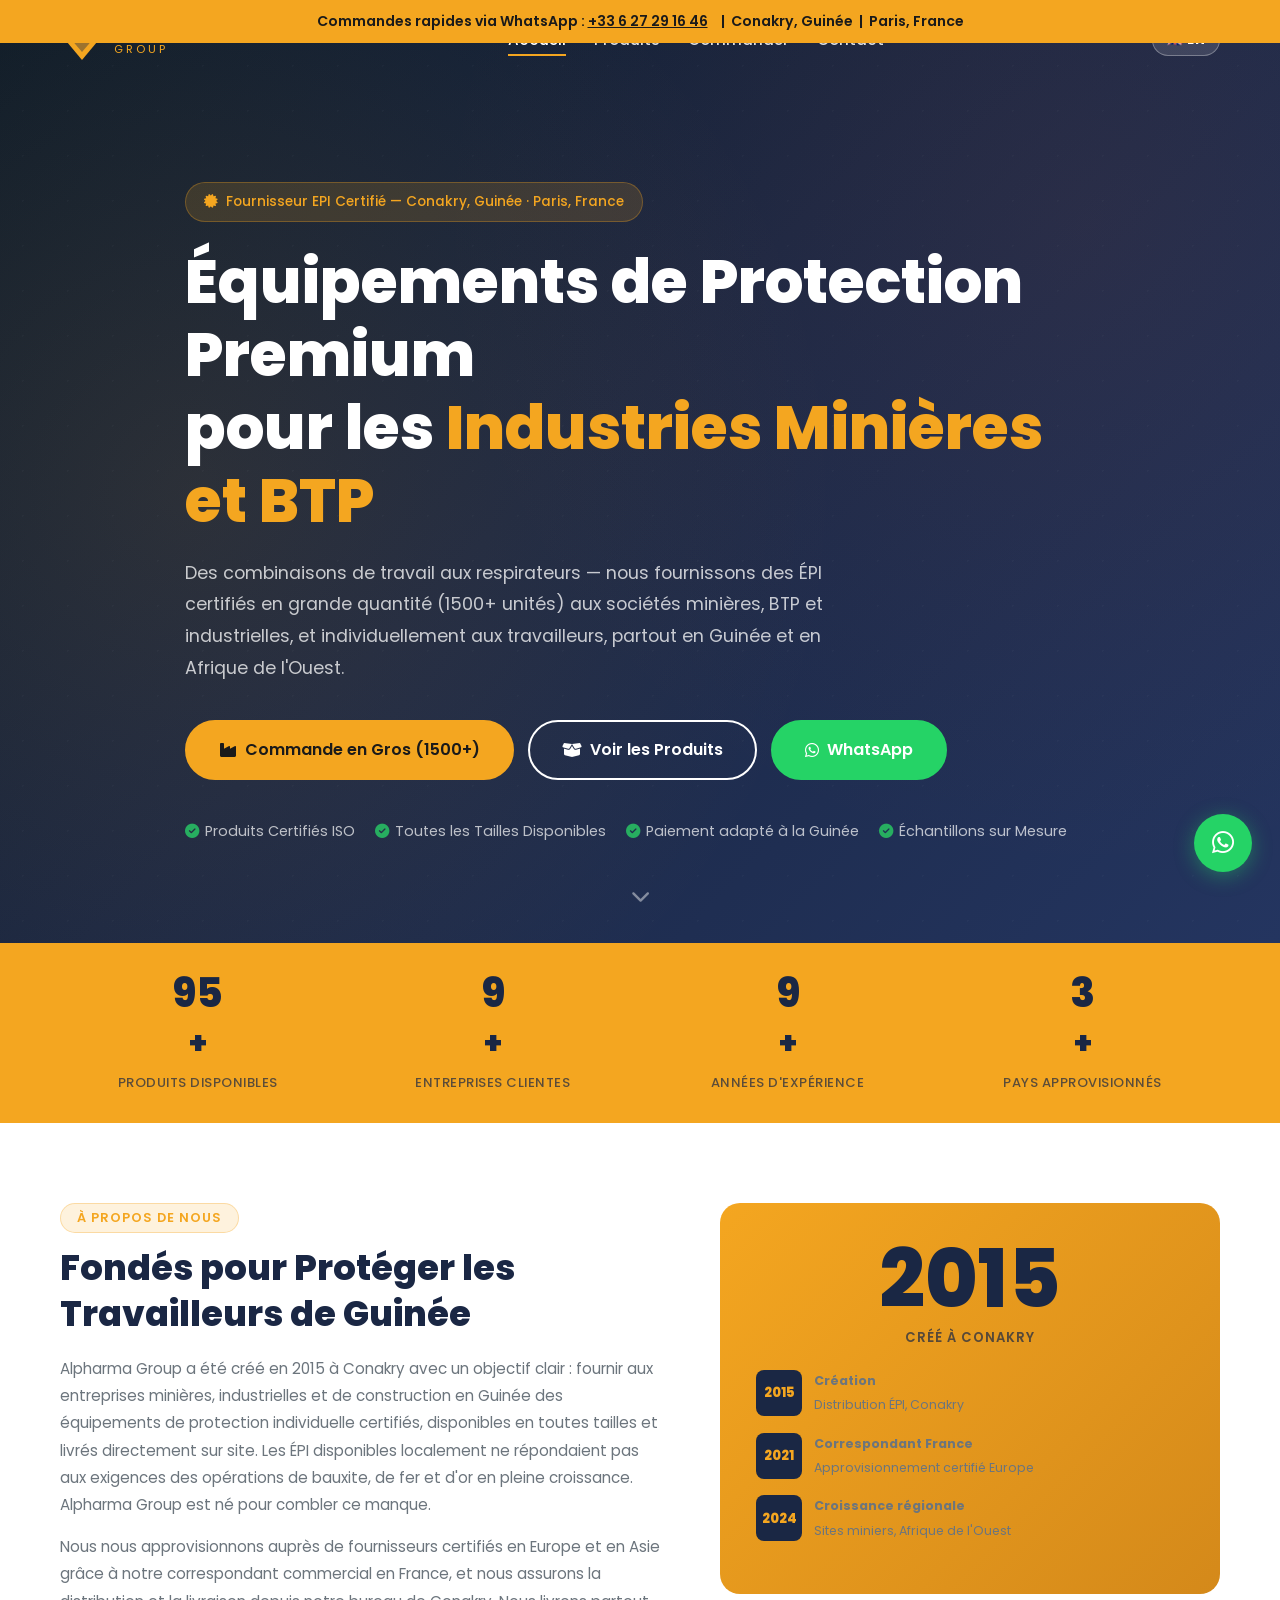
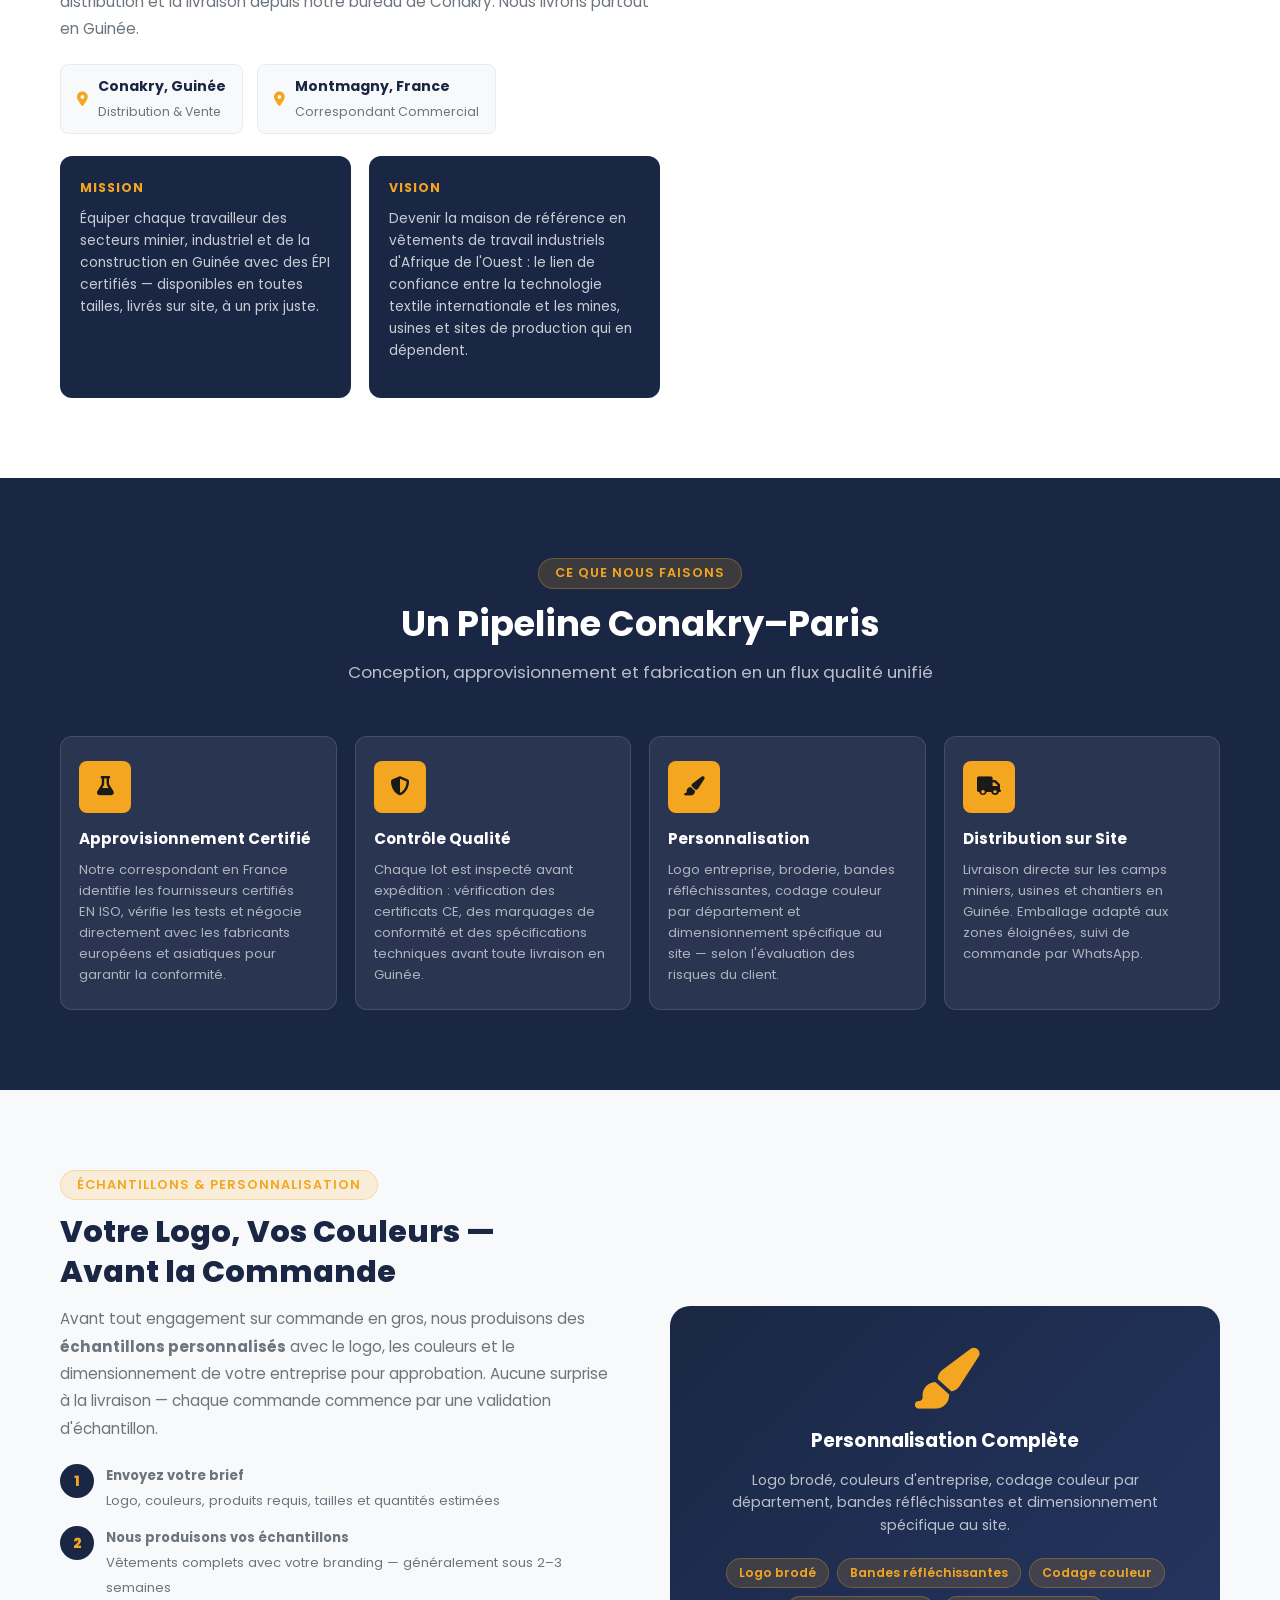
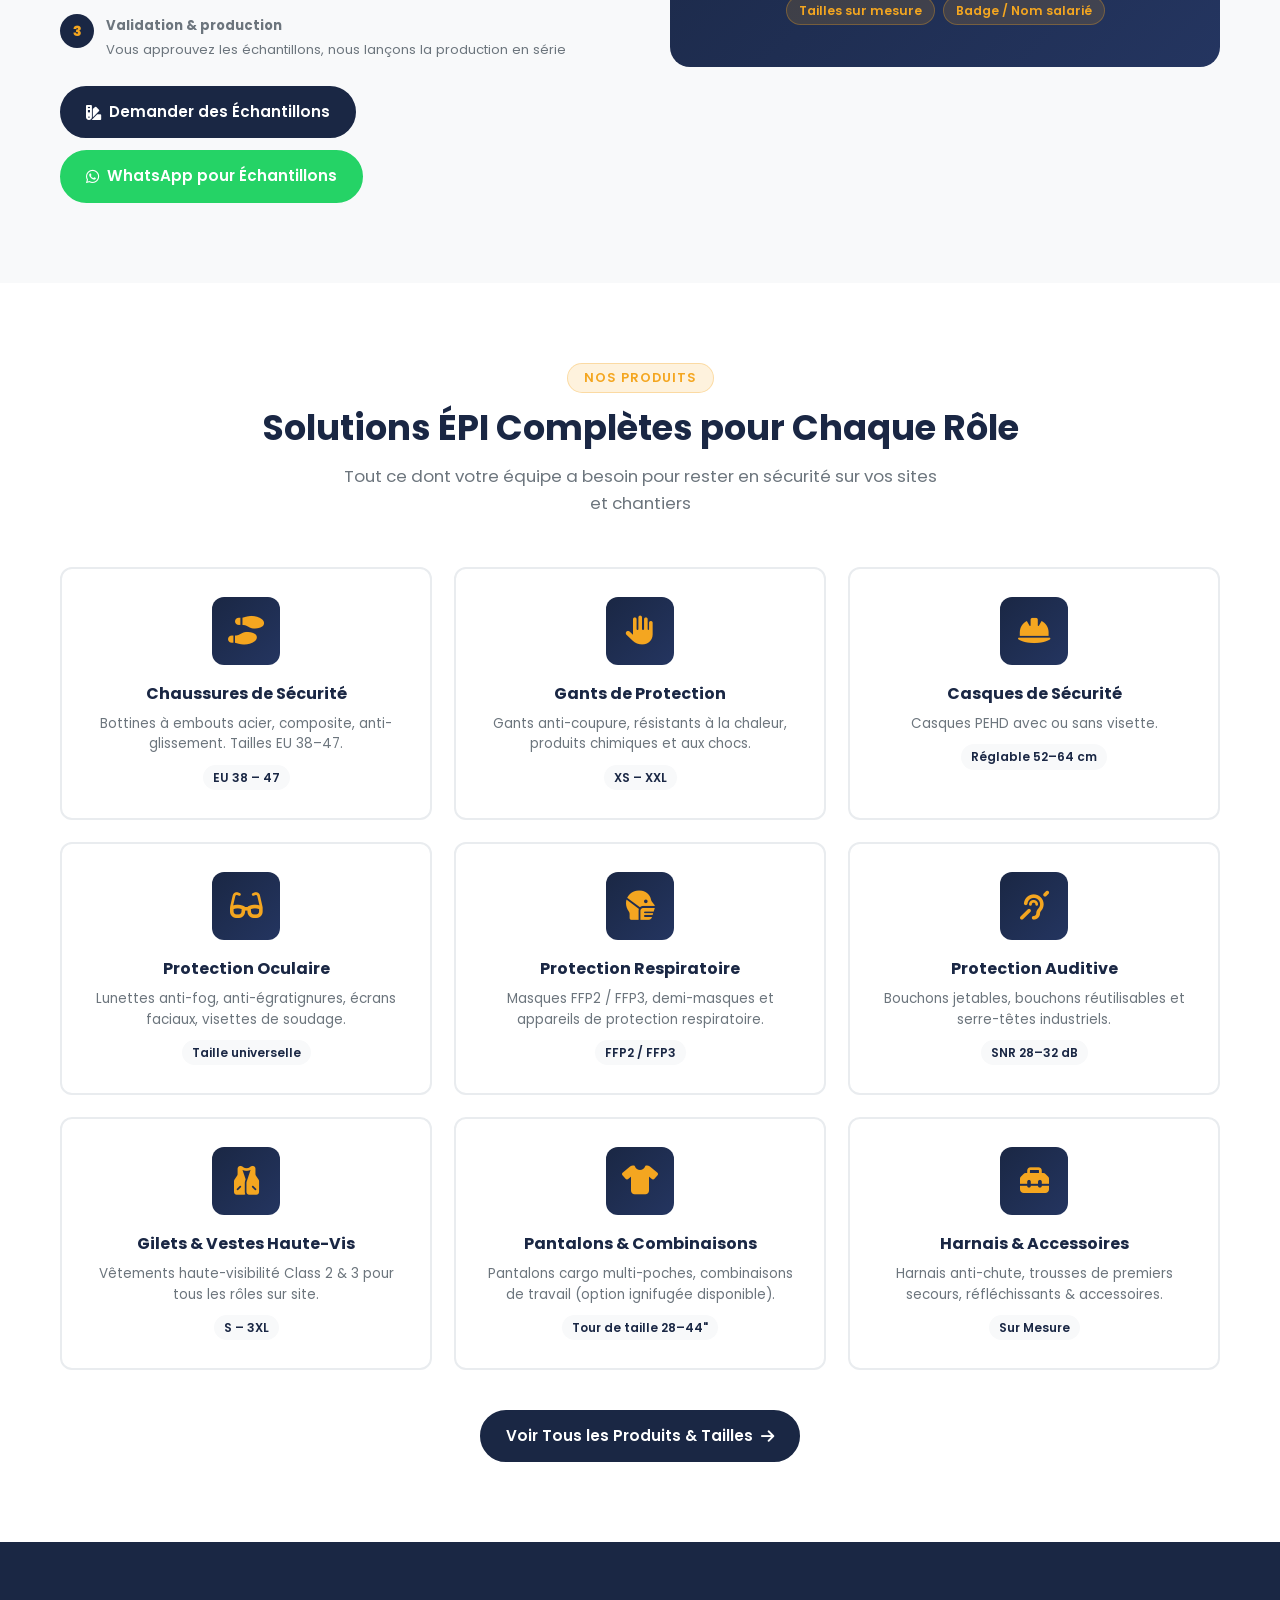
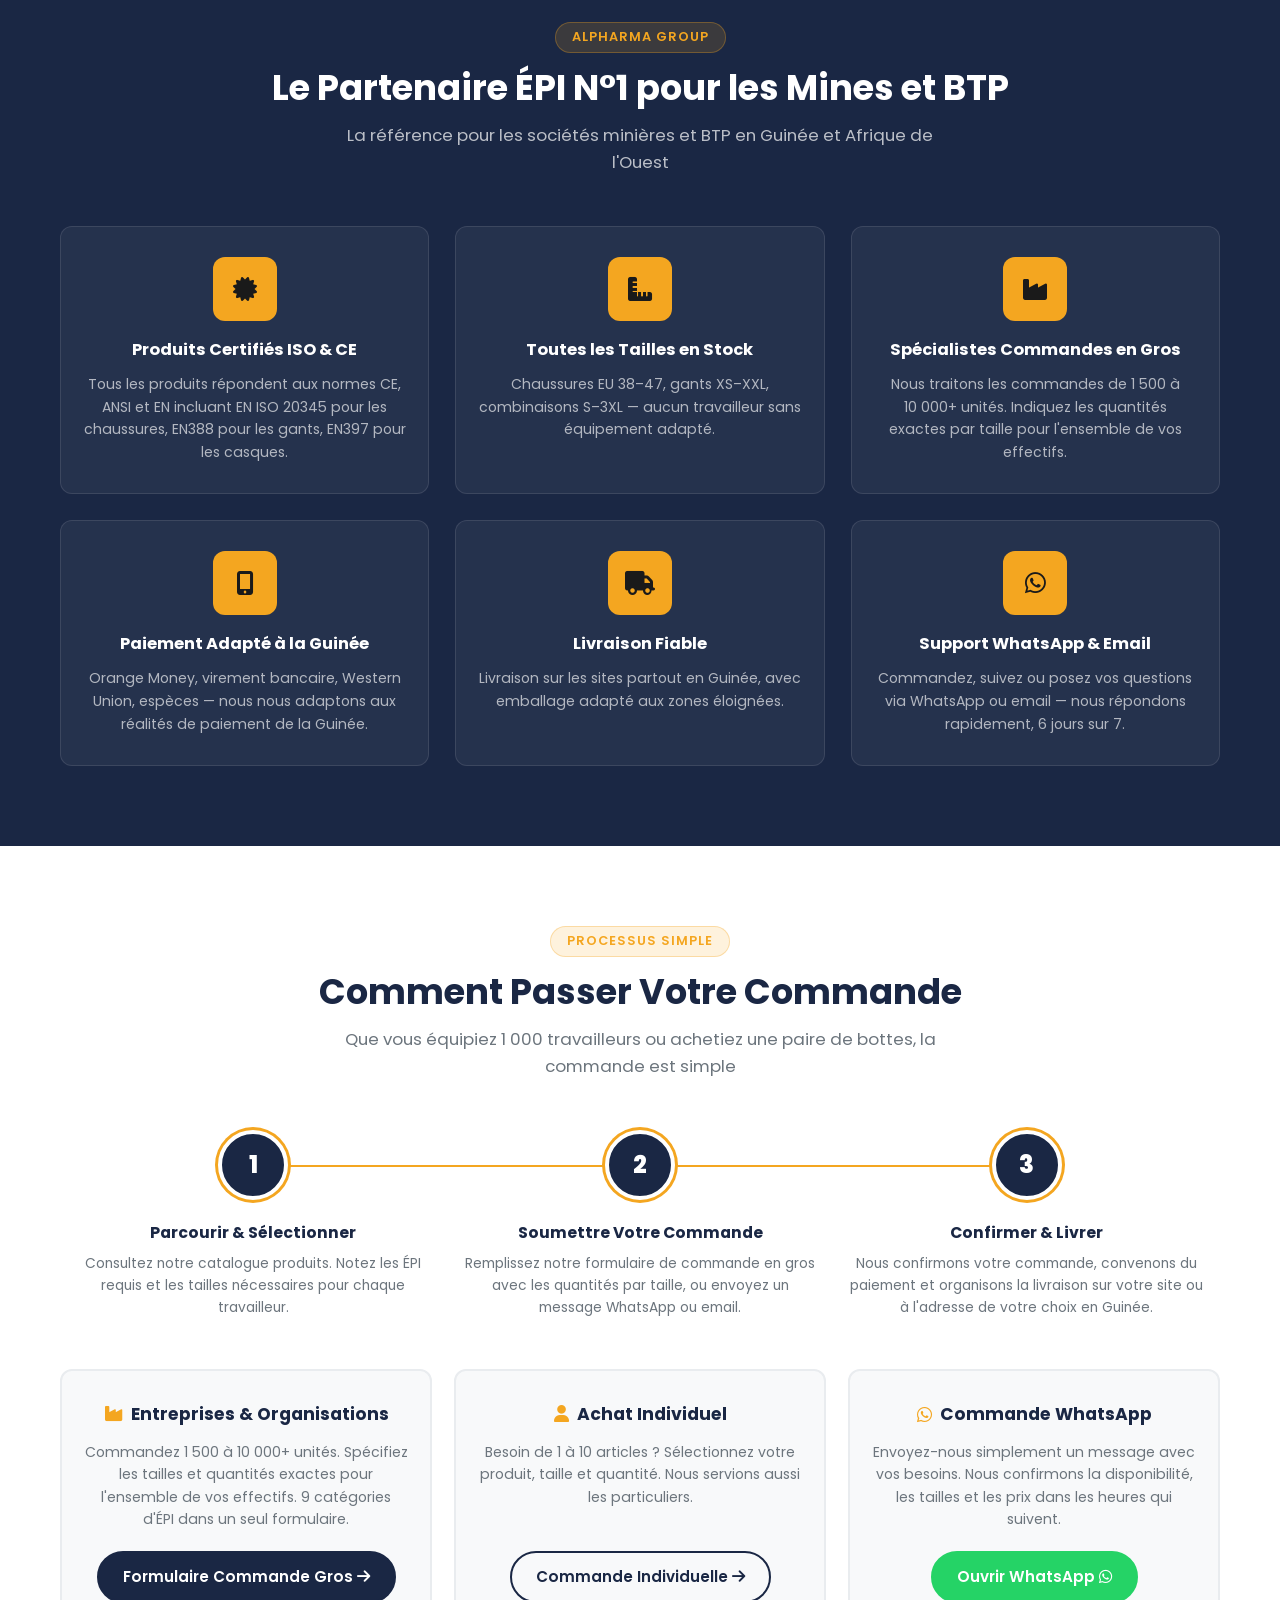
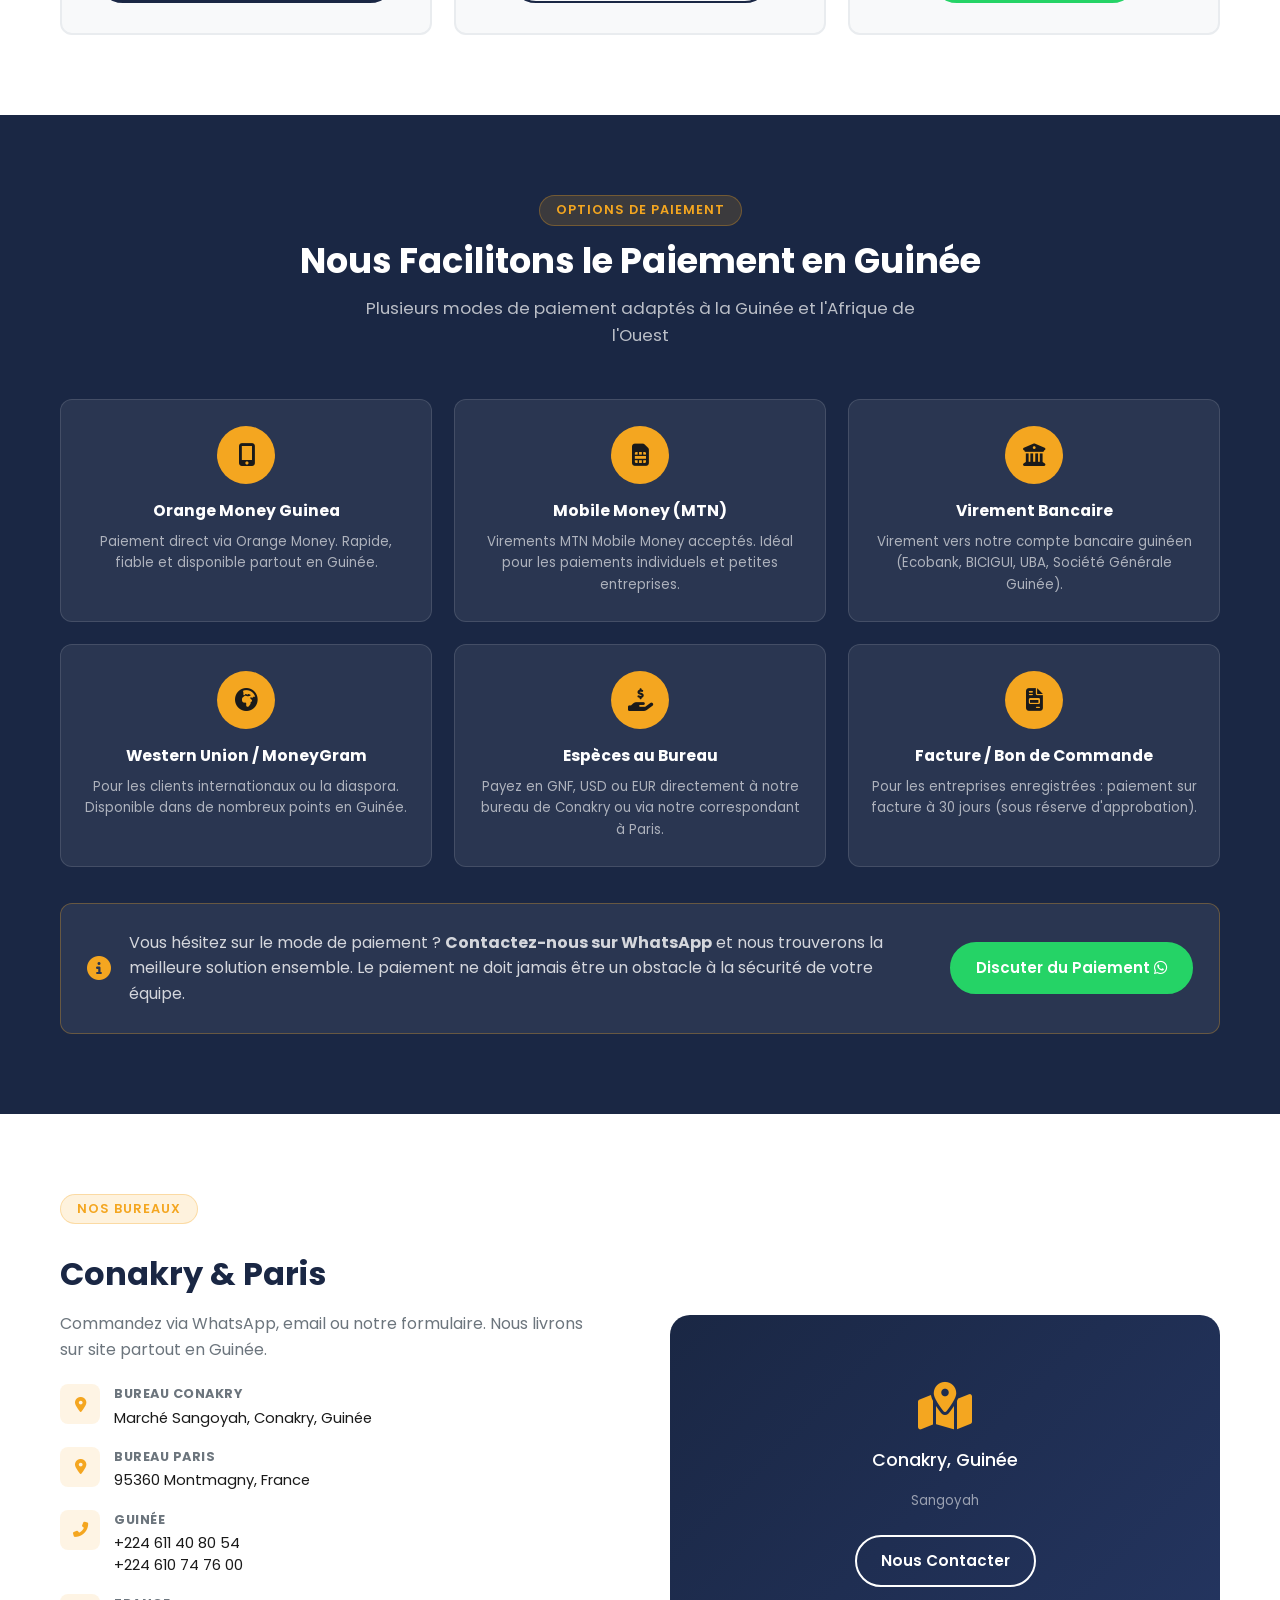
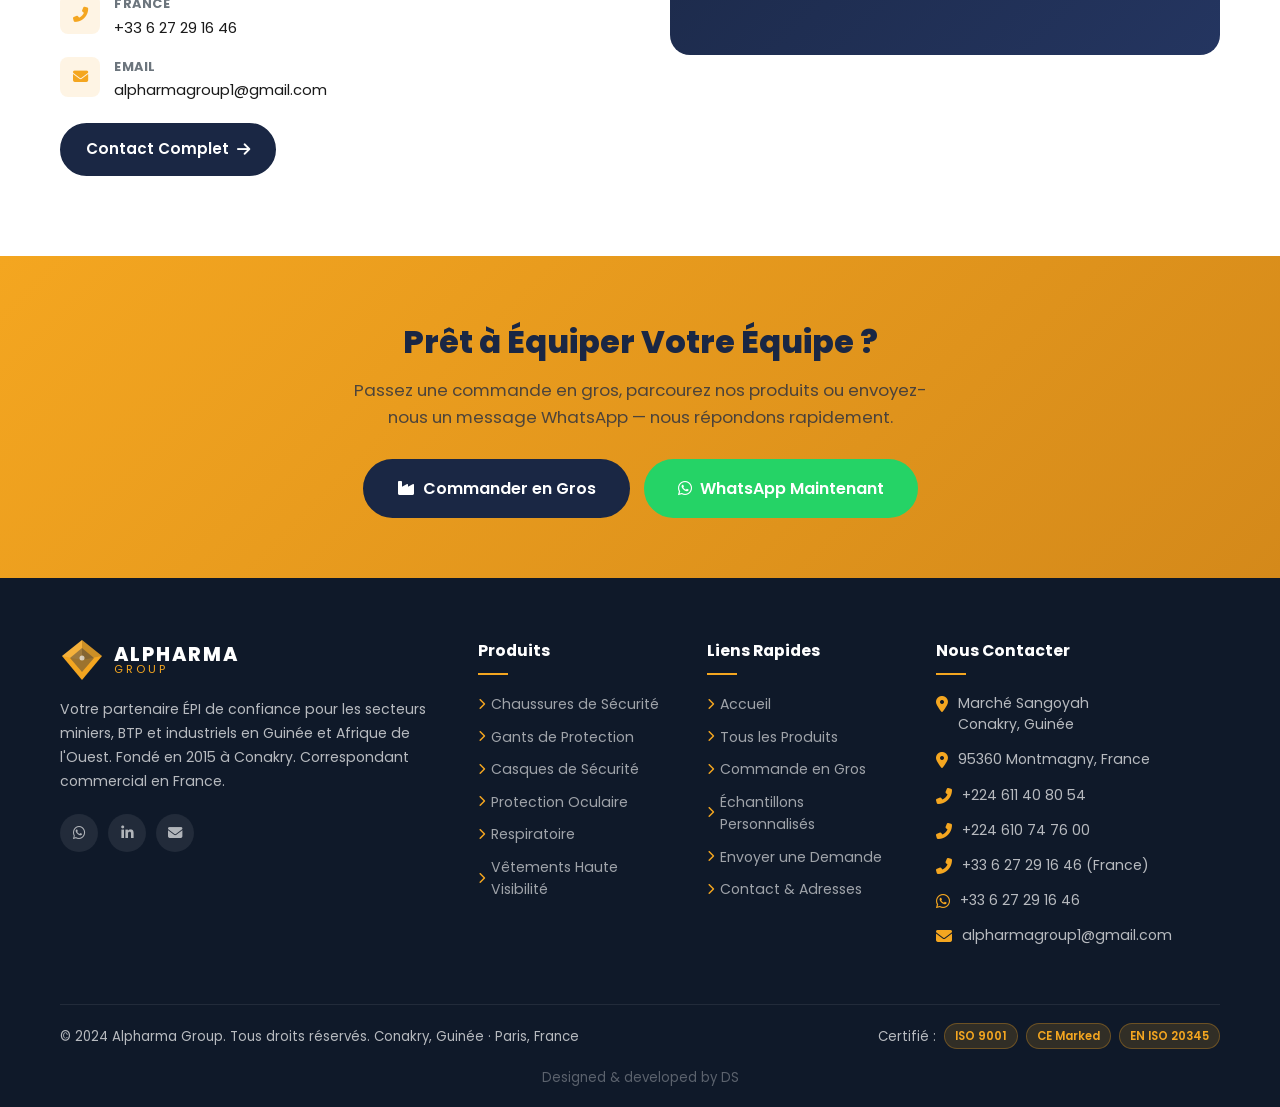
<file: index.html>
<!DOCTYPE html>
<html lang="fr" id="htmlRoot">
<head>
  <meta charset="UTF-8">
  <meta name="viewport" content="width=device-width, initial-scale=1.0">
  <title>Alpharma Group — Premium PPE for Mining &amp; Construction | Conakry, Guinea</title>
  <meta name="description" content="Alpharma Group supplies certified PPE to mining, construction and industrial companies across Guinea and West Africa. Bulk orders of 1500+ units, all sizes, safety boots, gloves, helmets, respirators and more.">
  <meta name="keywords" content="PPE Guinea, safety equipment mining, safety boots Conakry, gloves mining, hard hat Guinea, Alpharma Group">
  <!-- TODO: replace alpharmagroup.com with your real domain before going live -->
  <link rel="canonical" href="https://alpharmagroup.com/">
  <link rel="icon" type="image/svg+xml" href="favicon.svg">
  <meta property="og:type" content="website">
  <meta property="og:url" content="https://alpharmagroup.com/">
  <meta property="og:title" content="Alpharma Group — Premium PPE for Mining &amp; Construction | Conakry, Guinea">
  <meta property="og:description" content="Alpharma Group supplies certified PPE to mining, construction and industrial companies across Guinea and West Africa. Bulk orders of 1500+ units — safety boots, gloves, helmets, respirators and more.">
  <meta property="og:image" content="https://alpharmagroup.com/og-image.png">
  <link rel="stylesheet" href="css/style.css">
  <link rel="preconnect" href="https://fonts.googleapis.com">
  <link rel="preconnect" href="https://fonts.gstatic.com" crossorigin>
  <link href="https://fonts.googleapis.com/css2?family=Poppins:wght@300;400;500;600;700;800&display=swap" rel="stylesheet">
  <link rel="stylesheet" href="https://cdnjs.cloudflare.com/ajax/libs/font-awesome/6.5.0/css/all.min.css">
  <script type="application/ld+json">
  {
    "@context": "https://schema.org",
    "@type": "LocalBusiness",
    "name": "Alpharma Group",
    "url": "https://alpharmagroup.com",
    "description": "Certified PPE distributor for mining companies in Guinea and West Africa. Safety boots, gloves, helmets, respirators, hi-vis workwear and more.",
    "telephone": ["+224611408054", "+224610747600", "+33627291646"],
    "email": "alpharmagroup1@gmail.com",
    "foundingDate": "2015",
    "address": {
      "@type": "PostalAddress",
      "streetAddress": "Marché Sangoyah",
      "addressLocality": "Conakry",
      "addressCountry": "GN"
    },
    "areaServed": ["Guinea", "West Africa"],
    "openingHoursSpecification": [{
      "@type": "OpeningHoursSpecification",
      "dayOfWeek": ["Monday","Tuesday","Wednesday","Thursday","Friday","Saturday"],
      "opens": "08:00",
      "closes": "18:00"
    }]
  }
  </script>
  <style>
    /* Extra homepage-only styles */
    .cta-banner {
      background: linear-gradient(135deg, var(--secondary) 0%, var(--secondary-dark) 100%);
      padding: 60px 0; text-align: center;
    }
    .cta-banner h2 { font-size: 2rem; font-weight: 800; color: var(--primary); margin-bottom: 10px; }
    .cta-banner p  { color: rgba(26,39,68,.75); font-size: 1.05rem; margin-bottom: 28px; max-width: 580px; margin-left: auto; margin-right: auto; }
    .cta-banner .btn-group { display: flex; gap: 14px; justify-content: center; flex-wrap: wrap; }
  </style>
</head>
<body>

  <!-- Alert Bar -->
  <div class="alert-bar">

    <span>
      <span class="fr-text">Commandes rapides via WhatsApp :</span>
      <span class="en-text">Quick orders via WhatsApp:</span>
      <a href="https://wa.me/+33627291646?text=Bonjour%20Alpharma%20Group%2C%20je%20souhaite%20passer%20une%20commande." target="_blank">+33 6 27 29 16 46</a>
    </span>
    <span>&nbsp;|&nbsp; Conakry, Guinée &nbsp;|&nbsp; Paris, France</span>
  </div>

  <!-- Navbar -->
  <nav class="navbar" id="navbar">
    <div class="container">
      <a href="index.html" class="logo">
        <span class="logo-icon"><svg xmlns="http://www.w3.org/2000/svg" viewBox="0 0 44 44" fill="none" aria-hidden="true"><polygon points="22,2 42,18 22,42 2,18" fill="#f4a620"/><polygon points="22,2 42,18 22,22" fill="#1a2744" opacity=".18"/><polygon points="22,2 2,18 22,22" fill="#fff" opacity=".12"/><polygon points="22,10 34,20 22,34 10,20" fill="#1a2744" opacity=".4"/><circle cx="22" cy="20" r="2.5" fill="#fff" opacity=".65"/></svg></span>
        <div class="logo-text">
          <span class="logo-name">ALPHARMA</span>
          <span class="logo-sub">GROUP</span>
        </div>
      </a>
      <div class="nav-links" id="navLinks">
        <a href="index.html" class="active"><span class="fr-text">Accueil</span><span class="en-text">Home</span></a>
        <a href="products.html"><span class="fr-text">Produits</span><span class="en-text">Products</span></a>
        <a href="order.html"><span class="fr-text">Commander</span><span class="en-text">Order</span></a>
        <a href="contact.html"><span class="fr-text">Contact</span><span class="en-text">Contact</span></a>
      </div>
      <button class="lang-toggle" id="langToggle" title="Changer de langue / Switch language">
        <span class="fr-text">🇬🇧 EN</span>
        <span class="en-text">🇫🇷 FR</span>
      </button>
      <button class="nav-toggle" id="navToggle" aria-label="Toggle menu">
        <span></span><span></span><span></span>
      </button>
    </div>
  </nav>

  <!-- Hero -->
  <section class="hero" id="home">
    <div class="hero-content container">
      <div class="hero-badge">
        <i class="fas fa-certificate"></i>
        <span class="fr-text">Fournisseur EPI Certifié — Conakry, Guinée · Paris, France</span>
        <span class="en-text">Certified PPE Supplier — Conakry, Guinea · Paris, France</span>
      </div>
      <h1>
        <span class="fr-text">Équipements de Protection Premium<br>pour les <span class="highlight">Industries Minières et BTP</span></span>
        <span class="en-text">Premium Safety Equipment<br>for <span class="highlight">Mining &amp; Construction</span></span>
      </h1>
      <p class="hero-sub fr-block">
        Des combinaisons de travail aux respirateurs — nous fournissons des ÉPI certifiés en grande quantité (1500+ unités) aux sociétés minières, BTP et industrielles, et individuellement aux travailleurs, partout en Guinée et en Afrique de l'Ouest.
      </p>
      <p class="hero-sub en-block">
        From coveralls to respiratory protection — we supply certified PPE in bulk (1500+ units) for mining, construction and industrial companies, and individually for workers, across Guinea and West Africa.
      </p>
      <div class="hero-ctas">
        <a href="order.html#bulk" class="btn btn-primary btn-lg">
          <i class="fas fa-industry"></i>
          <span class="fr-text">Commande en Gros (1500+)</span>
          <span class="en-text">Bulk Order (1500+)</span>
        </a>
        <a href="products.html" class="btn btn-outline btn-lg">
          <i class="fas fa-box-open"></i>
          <span class="fr-text">Voir les Produits</span>
          <span class="en-text">Browse Products</span>
        </a>
        <a href="https://wa.me/+33627291646?text=Bonjour%20Alpharma%20Group%2C%20je%20souhaite%20passer%20une%20commande." class="btn btn-whatsapp btn-lg" target="_blank">
          <i class="fab fa-whatsapp"></i>
          <span class="fr-text">WhatsApp</span>
          <span class="en-text">WhatsApp Us</span>
        </a>
      </div>
      <div class="hero-trust">
        <span><i class="fas fa-check-circle"></i> <span class="fr-text">Produits Certifiés ISO</span><span class="en-text">ISO Certified Products</span></span>
        <span><i class="fas fa-check-circle"></i> <span class="fr-text">Toutes les Tailles Disponibles</span><span class="en-text">All Sizes Available</span></span>
        <span><i class="fas fa-check-circle"></i> <span class="fr-text">Paiement adapté à la Guinée</span><span class="en-text">Guinea Payment Options</span></span>
        <span><i class="fas fa-check-circle"></i> <span class="fr-text">Échantillons sur Mesure</span><span class="en-text">Custom Branded Samples</span></span>
      </div>
    </div>
    <div class="hero-scroll"><a href="#stats"><i class="fas fa-chevron-down"></i></a></div>
  </section>

  <!-- Stats -->
  <section class="stats-bar" id="stats">
    <div class="container">
      <div class="stat-item">
        <span class="stat-number" data-target="100">0</span><span>+</span>
        <span class="stat-label"><span class="fr-text">Produits Disponibles</span><span class="en-text">Products Available</span></span>
      </div>
      <div class="stat-item">
        <span class="stat-number" data-target="10">0</span><span>+</span>
              <span class="stat-label"><span class="fr-text">Entreprises Clientes</span><span class="en-text">Companies Served</span></span>
      </div>
      <div class="stat-item">
        <span class="stat-number" data-target="10">0</span><span>+</span>
        <span class="stat-label"><span class="fr-text">Années d'Expérience</span><span class="en-text">Years Experience</span></span>
      </div>
      <div class="stat-item">
        <span class="stat-number" data-target="4">0</span><span>+</span>
        <span class="stat-label"><span class="fr-text">Pays Approvisionnés</span><span class="en-text">Countries Supplied</span></span>
      </div>
    </div>
  </section>

  <!-- About -->
  <section class="about-section" id="about">
    <div class="container">
      <div class="about-layout">
        <div class="about-text">
          <span class="section-tag">
            <span class="fr-text">À Propos de Nous</span>
            <span class="en-text">About Us</span>
          </span>
          <h2>
            <span class="fr-text">Fondés pour Protéger les Travailleurs de Guinée</span>
            <span class="en-text">Built to Protect Guinea's Workforce</span>
          </h2>
          <p class="fr-block">Alpharma Group a été créé en 2015 à Conakry avec un objectif clair : fournir aux entreprises minières, industrielles et de construction en Guinée des équipements de protection individuelle certifiés, disponibles en toutes tailles et livrés directement sur site. Les ÉPI disponibles localement ne répondaient pas aux exigences des opérations de bauxite, de fer et d'or en pleine croissance. Alpharma Group est né pour combler ce manque.</p>
          <p class="en-block">Alpharma Group was established in 2015 in Conakry with a clear mission: supply Guinea's mining, industrial and construction companies with certified PPE — available in all sizes and delivered directly to site. Locally available equipment could not meet the demands of Guinea's fast-growing bauxite, iron ore and gold operations. Alpharma Group was created to fill that gap.</p>
          <p class="fr-block">Nous nous approvisionnons auprès de fournisseurs certifiés en Europe et en Asie grâce à notre correspondant commercial en France, et nous assurons la distribution et la livraison depuis notre bureau de Conakry. Nous livrons partout en Guinée.</p>
          <p class="en-block">We source from certified suppliers in Europe and Asia through our commercial correspondent in France, and handle distribution and delivery from our Conakry office. We deliver anywhere in Guinea.</p>
          <div class="offices-row">
            <div class="office-tag">
              <i class="fas fa-map-marker-alt"></i>
              <div>
                <strong>Conakry, Guinée</strong>
                <span><span class="fr-text">Distribution &amp; Vente</span><span class="en-text">Distribution &amp; Sales</span></span>
              </div>
            </div>
            <div class="office-tag">
              <i class="fas fa-map-marker-alt"></i>
              <div>
                <strong>Montmagny, France</strong>
                <span><span class="fr-text">Correspondant Commercial</span><span class="en-text">Commercial Correspondent</span></span>
              </div>
            </div>
          </div>
          <div class="mv-grid">
            <div class="mv-card">
              <h4>Mission</h4>
              <p class="fr-block">Équiper chaque travailleur des secteurs minier, industriel et de la construction en Guinée avec des ÉPI certifiés — disponibles en toutes tailles, livrés sur site, à un prix juste.</p>
              <p class="en-block">To equip every worker across Guinea's mining, industrial and construction sectors with certified PPE — available in all sizes, delivered to site, at a fair price.</p>
            </div>
            <div class="mv-card">
              <h4>Vision</h4>
              <p class="fr-block">Devenir la maison de référence en vêtements de travail industriels d'Afrique de l'Ouest : le lien de confiance entre la technologie textile internationale et les mines, usines et sites de production qui en dépendent.</p>
              <p class="en-block">To become West Africa's benchmark industrial workwear house: the trusted link between international protective-textile technology and the factories, mines and production sites that depend on it every day.</p>
            </div>
          </div>
        </div>
        <div>
          <div class="about-year-badge">
            <div class="about-year">2015</div>
            <div class="about-year-label">
              <span class="fr-text">Créé à Conakry</span>
              <span class="en-text">Founded in Conakry</span>
            </div>
            <div class="about-milestones">
              <div class="milestone">
                <div class="milestone-year">2015</div>
                <div class="milestone-text">
                  <strong><span class="fr-text">Création</span><span class="en-text">Founded</span></strong>
                  <span><span class="fr-text">Distribution ÉPI, Conakry</span><span class="en-text">PPE distribution, Conakry</span></span>
                </div>
              </div>
              <div class="milestone">
                <div class="milestone-year">2021</div>
                <div class="milestone-text">
                  <strong><span class="fr-text">Correspondant France</span><span class="en-text">France Correspondent</span></strong>
                  <span><span class="fr-text">Approvisionnement certifié Europe</span><span class="en-text">Certified European sourcing</span></span>
                </div>
              </div>
              <div class="milestone">
                <div class="milestone-year">2024</div>
                <div class="milestone-text">
                  <strong><span class="fr-text">Croissance régionale</span><span class="en-text">Regional Growth</span></strong>
                  <span><span class="fr-text">Sites miniers, Afrique de l'Ouest</span><span class="en-text">Mine sites across West Africa</span></span>
                </div>
              </div>
            </div>
          </div>
        </div>
      </div>
    </div>
  </section>

  <!-- Capabilities -->
  <section class="section dark-section">
    <div class="container">
      <div class="section-header light">
        <span class="section-tag"><span class="fr-text">Ce Que Nous Faisons</span><span class="en-text">What We Do</span></span>
        <h2><span class="fr-text">Un Pipeline Conakry–Paris</span><span class="en-text">A Conakry–Paris Pipeline</span></h2>
        <p style="color:rgba(255,255,255,.7)">
          <span class="fr-text">Conception, approvisionnement et fabrication en un flux qualité unifié</span>
          <span class="en-text">Design, sourcing and manufacturing in one unified quality pipeline</span>
        </p>
      </div>
      <div class="capabilities-grid">
        <div class="cap-card aos">
          <div class="cap-icon"><i class="fas fa-flask"></i></div>
          <h3><span class="fr-text">Approvisionnement Certifié</span><span class="en-text">Certified Sourcing</span></h3>
          <p><span class="fr-text">Notre correspondant en France identifie les fournisseurs certifiés EN ISO, vérifie les tests et négocie directement avec les fabricants européens et asiatiques pour garantir la conformité.</span><span class="en-text">Our correspondent in France identifies EN ISO-certified suppliers, verifies test reports and negotiates directly with European and Asian manufacturers to ensure compliance.</span></p>
        </div>
        <div class="cap-card aos aos-delay-1">
          <div class="cap-icon"><i class="fas fa-shield-alt"></i></div>
          <h3><span class="fr-text">Contrôle Qualité</span><span class="en-text">Quality Control</span></h3>
          <p><span class="fr-text">Chaque lot est inspecté avant expédition : vérification des certificats CE, des marquages de conformité et des spécifications techniques avant toute livraison en Guinée.</span><span class="en-text">Every batch is inspected before shipment: CE certificates, compliance markings and technical specifications are verified before delivery to Guinea.</span></p>
        </div>
        <div class="cap-card aos aos-delay-2">
          <div class="cap-icon"><i class="fas fa-paint-brush"></i></div>
          <h3><span class="fr-text">Personnalisation</span><span class="en-text">Customisation</span></h3>
          <p><span class="fr-text">Logo entreprise, broderie, bandes réfléchissantes, codage couleur par département et dimensionnement spécifique au site — selon l'évaluation des risques du client.</span><span class="en-text">Company logo, embroidery, reflective placement, departmental colour-coding and site-specific sizing built to a client's exact risk assessment.</span></p>
        </div>
        <div class="cap-card aos aos-delay-3">
          <div class="cap-icon"><i class="fas fa-truck"></i></div>
          <h3><span class="fr-text">Distribution sur Site</span><span class="en-text">Site Distribution</span></h3>
          <p><span class="fr-text">Livraison directe sur les camps miniers, usines et chantiers en Guinée. Emballage adapté aux zones éloignées, suivi de commande par WhatsApp.</span><span class="en-text">Direct delivery to mining camps, factories and construction sites across Guinea. Packaging for remote zones, order tracking via WhatsApp.</span></p>
        </div>
      </div>
    </div>
  </section>

  <!-- Samples & Customisation -->
  <section class="sample-section" id="samples">
    <div class="container">
      <div class="sample-layout">
        <div class="sample-content">
          <span class="section-tag">
            <span class="fr-text">Échantillons &amp; Personnalisation</span>
            <span class="en-text">Samples &amp; Customisation</span>
          </span>
          <h2>
            <span class="fr-text">Votre Logo, Vos Couleurs —<br>Avant la Commande</span>
            <span class="en-text">Your Logo, Your Colours —<br>Before You Commit</span>
          </h2>
          <p class="fr-block">Avant tout engagement sur commande en gros, nous produisons des <strong>échantillons personnalisés</strong> avec le logo, les couleurs et le dimensionnement de votre entreprise pour approbation. Aucune surprise à la livraison — chaque commande commence par une validation d'échantillon.</p>
          <p class="en-block">Before committing to a bulk order, we produce <strong>branded samples</strong> with your company logo, colours and sizing for approval. No surprises at delivery — every bulk order starts with a sample sign-off.</p>
          <div class="sample-steps">
            <div class="sample-step">
              <div class="sample-step-num">1</div>
              <div class="sample-step-text">
                <strong><span class="fr-text">Envoyez votre brief</span><span class="en-text">Send your brief</span></strong>
                <span><span class="fr-text">Logo, couleurs, produits requis, tailles et quantités estimées</span><span class="en-text">Logo, colours, required products, sizes and estimated quantities</span></span>
              </div>
            </div>
            <div class="sample-step">
              <div class="sample-step-num">2</div>
              <div class="sample-step-text">
                <strong><span class="fr-text">Nous produisons vos échantillons</span><span class="en-text">We produce your samples</span></strong>
                <span><span class="fr-text">Vêtements complets avec votre branding — généralement sous 2–3 semaines</span><span class="en-text">Full garments with your branding — typically within 2–3 weeks</span></span>
              </div>
            </div>
            <div class="sample-step">
              <div class="sample-step-num">3</div>
              <div class="sample-step-text">
                <strong><span class="fr-text">Validation &amp; production</span><span class="en-text">Approval &amp; production run</span></strong>
                <span><span class="fr-text">Vous approuvez les échantillons, nous lançons la production en série</span><span class="en-text">You sign off the samples, we start the full production run</span></span>
              </div>
            </div>
          </div>
          <div style="margin-top:24px;display:flex;gap:12px;flex-wrap:wrap;">
            <a href="order.html#inquiry" class="btn btn-secondary">
              <i class="fas fa-swatchbook"></i>
              <span class="fr-text">Demander des Échantillons</span>
              <span class="en-text">Request Samples</span>
            </a>
            <a href="https://wa.me/+33627291646?text=Bonjour%20Alpharma%20Group%2C%20je%20souhaite%20des%20%C3%A9chantillons%20personnalis%C3%A9s%20avec%20le%20logo%20de%20mon%20entreprise." class="btn btn-whatsapp" target="_blank">
              <i class="fab fa-whatsapp"></i>
              <span class="fr-text">WhatsApp pour Échantillons</span>
              <span class="en-text">WhatsApp for Samples</span>
            </a>
          </div>
        </div>
        <div class="sample-visual">
          <i class="fas fa-paint-brush"></i>
          <h3><span class="fr-text">Personnalisation Complète</span><span class="en-text">Full Customisation</span></h3>
          <p class="fr-block">Logo brodé, couleurs d'entreprise, codage couleur par département, bandes réfléchissantes et dimensionnement spécifique au site.</p>
          <p class="en-block">Embroidered logo, brand colours, departmental colour-coding, reflective tape placement and site-specific sizing.</p>
          <div class="sample-tags">
            <span class="sample-tag"><span class="fr-text">Logo brodé</span><span class="en-text">Embroidered logo</span></span>
            <span class="sample-tag"><span class="fr-text">Bandes réfléchissantes</span><span class="en-text">Reflective bands</span></span>
            <span class="sample-tag"><span class="fr-text">Codage couleur</span><span class="en-text">Colour coding</span></span>
            <span class="sample-tag"><span class="fr-text">Tailles sur mesure</span><span class="en-text">Custom sizing</span></span>
            <span class="sample-tag"><span class="fr-text">Badge / Nom salarié</span><span class="en-text">Name / employee badge</span></span>
          </div>
        </div>
      </div>
    </div>
  </section>

  <!-- Product Categories -->
  <section class="section" id="products">
    <div class="container">
      <div class="section-header">
        <span class="section-tag"><span class="fr-text">Nos Produits</span><span class="en-text">Our Products</span></span>
        <h2><span class="fr-text">Solutions ÉPI Complètes pour Chaque Rôle</span><span class="en-text">Complete PPE Solutions for Every Role</span></h2>
        <p><span class="fr-text">Tout ce dont votre équipe a besoin pour rester en sécurité sur vos sites et chantiers</span><span class="en-text">Everything your workforce needs to stay safe on site and on the job</span></p>
      </div>
      <div class="categories-grid">
        <a href="products.html?cat=boots" class="category-card aos">
          <div class="category-icon"><i class="fas fa-shoe-prints"></i></div>
          <h3><span class="fr-text">Chaussures de Sécurité</span><span class="en-text">Safety Footwear</span></h3>
          <p><span class="fr-text">Bottines à embouts acier, composite, anti-glissement. Tailles EU 38–47.</span><span class="en-text">Steel toe, composite toe, anti-slip boots. EU sizes 38–47.</span></p>
          <span class="category-tag">EU 38 – 47</span>
        </a>
        <a href="products.html?cat=gloves" class="category-card aos aos-delay-1">
          <div class="category-icon"><i class="fas fa-hand-paper"></i></div>
          <h3><span class="fr-text">Gants de Protection</span><span class="en-text">Protective Gloves</span></h3>
          <p><span class="fr-text">Gants anti-coupure, résistants à la chaleur, produits chimiques et aux chocs.</span><span class="en-text">Cut-resistant, heat-resistant, chemical &amp; impact gloves.</span></p>
          <span class="category-tag">XS – XXL</span>
        </a>
        <a href="products.html?cat=helmets" class="category-card aos aos-delay-2">
          <div class="category-icon"><i class="fas fa-hard-hat"></i></div>
          <h3><span class="fr-text">Casques de Sécurité</span><span class="en-text">Safety Helmets</span></h3>
          <p><span class="fr-text">Casques PEHD avec ou sans visette.</span><span class="en-text">HDPE hard hats with or without face visor.</span></p>
          <span class="category-tag"><span class="fr-text">Réglable 52–64 cm</span><span class="en-text">Adjustable 52–64 cm</span></span>
        </a>
        <a href="products.html?cat=eye" class="category-card aos">
          <div class="category-icon"><i class="fas fa-glasses"></i></div>
          <h3><span class="fr-text">Protection Oculaire</span><span class="en-text">Eye &amp; Face Protection</span></h3>
          <p><span class="fr-text">Lunettes anti-fog, anti-égratignures, écrans faciaux, visettes de soudage.</span><span class="en-text">Safety goggles, anti-fog glasses, face shields, welding visors.</span></p>
          <span class="category-tag"><span class="fr-text">Taille universelle</span><span class="en-text">Universal Fit</span></span>
        </a>
        <a href="products.html?cat=respiratory" class="category-card aos aos-delay-1">
          <div class="category-icon"><i class="fas fa-head-side-mask"></i></div>
          <h3><span class="fr-text">Protection Respiratoire</span><span class="en-text">Respiratory Protection</span></h3>
          <p><span class="fr-text">Masques FFP2 / FFP3, demi-masques et appareils de protection respiratoire.</span><span class="en-text">FFP2 / FFP3 masks, half-face &amp; full-face respirators.</span></p>
          <span class="category-tag">FFP2 / FFP3</span>
        </a>
        <a href="products.html?cat=hearing" class="category-card aos aos-delay-2">
          <div class="category-icon"><i class="fas fa-deaf"></i></div>
          <h3><span class="fr-text">Protection Auditive</span><span class="en-text">Hearing Protection</span></h3>
          <p><span class="fr-text">Bouchons jetables, bouchons réutilisables et serre-têtes industriels.</span><span class="en-text">Disposable foam plugs, reusable plugs, and industrial ear muffs.</span></p>
          <span class="category-tag">SNR 28–32 dB</span>
        </a>
        <a href="products.html?cat=body" class="category-card aos">
          <div class="category-icon"><i class="fas fa-vest"></i></div>
          <h3><span class="fr-text">Gilets &amp; Vestes Haute-Vis</span><span class="en-text">Hi-Vis Vests &amp; Jackets</span></h3>
          <p><span class="fr-text">Vêtements haute-visibilité Class 2 &amp; 3 pour tous les rôles sur site.</span><span class="en-text">Class 2 &amp; 3 high-visibility workwear for all site roles.</span></p>
          <span class="category-tag">S – 3XL</span>
        </a>
        <a href="products.html?cat=trousers" class="category-card aos aos-delay-1">
          <div class="category-icon"><i class="fas fa-tshirt"></i></div>
          <h3><span class="fr-text">Pantalons &amp; Combinaisons</span><span class="en-text">Cargo Trousers &amp; Coveralls</span></h3>
          <p><span class="fr-text">Pantalons cargo multi-poches, combinaisons de travail (option ignifugée disponible).</span><span class="en-text">Multi-pocket cargo pants, boiler suits (FR flame-retardant option available).</span></p>
          <span class="category-tag"><span class="fr-text">Tour de taille 28–44"</span><span class="en-text">Waist 28–44"</span></span>
        </a>
        <a href="products.html?cat=other" class="category-card aos aos-delay-2">
          <div class="category-icon"><i class="fas fa-toolbox"></i></div>
          <h3><span class="fr-text">Harnais &amp; Accessoires</span><span class="en-text">Safety Harness &amp; More</span></h3>
          <p><span class="fr-text">Harnais anti-chute, trousses de premiers secours, réfléchissants &amp; accessoires.</span><span class="en-text">Fall-arrest harnesses, first-aid kits, reflective gear &amp; accessories.</span></p>
          <span class="category-tag"><span class="fr-text">Sur Mesure</span><span class="en-text">Custom Available</span></span>
        </a>
      </div>
      <div class="section-cta">
        <a href="products.html" class="btn btn-secondary"><span class="fr-text">Voir Tous les Produits &amp; Tailles</span><span class="en-text">View All Products &amp; Sizes</span> <i class="fas fa-arrow-right"></i></a>
      </div>
    </div>
  </section>

  <!-- Why Choose Us -->
  <section class="section dark-section">
    <div class="container">
      <div class="section-header light">
        <span class="section-tag">Alpharma Group</span>
        <h2><span class="fr-text">Le Partenaire ÉPI N°1 pour les Mines et BTP</span><span class="en-text">The #1 PPE Partner for Mining &amp; Construction</span></h2>
        <p style="color:rgba(255,255,255,.7)"><span class="fr-text">La référence pour les sociétés minières et BTP en Guinée et Afrique de l'Ouest</span><span class="en-text">Trusted by mining and construction companies across Guinea and West Africa</span></p>
      </div>
      <div class="features-grid">
        <div class="feature-item aos">
          <div class="feature-icon"><i class="fas fa-certificate"></i></div>
          <h3><span class="fr-text">Produits Certifiés ISO &amp; CE</span><span class="en-text">ISO &amp; CE Certified</span></h3>
          <p><span class="fr-text">Tous les produits répondent aux normes CE, ANSI et EN incluant EN ISO 20345 pour les chaussures, EN388 pour les gants, EN397 pour les casques.</span><span class="en-text">All products meet international safety standards including CE, ANSI, and EN certifications.</span></p>
        </div>
        <div class="feature-item aos aos-delay-1">
          <div class="feature-icon"><i class="fas fa-ruler-combined"></i></div>
          <h3><span class="fr-text">Toutes les Tailles en Stock</span><span class="en-text">All Sizes Stocked</span></h3>
          <p><span class="fr-text">Chaussures EU 38–47, gants XS–XXL, combinaisons S–3XL — aucun travailleur sans équipement adapté.</span><span class="en-text">Boot EU 38–47, gloves XS–XXL, coveralls S–3XL — no worker left without fit.</span></p>
        </div>
        <div class="feature-item aos aos-delay-2">
          <div class="feature-icon"><i class="fas fa-industry"></i></div>
          <h3><span class="fr-text">Spécialistes Commandes en Gros</span><span class="en-text">Bulk Order Specialists</span></h3>
          <p><span class="fr-text">Nous traitons les commandes de 1 500 à 10 000+ unités. Indiquez les quantités exactes par taille pour l'ensemble de vos effectifs.</span><span class="en-text">We handle orders of 1,500 to 10,000+ units. Specify exact quantities per size for your entire workforce.</span></p>
        </div>
        <div class="feature-item aos">
          <div class="feature-icon"><i class="fas fa-mobile-alt"></i></div>
          <h3><span class="fr-text">Paiement Adapté à la Guinée</span><span class="en-text">Guinea-Friendly Payment</span></h3>
          <p><span class="fr-text">Orange Money, virement bancaire, Western Union, espèces — nous nous adaptons aux réalités de paiement de la Guinée.</span><span class="en-text">Orange Money, bank transfer, Western Union, cash — we work around Guinea's payment realities.</span></p>
        </div>
        <div class="feature-item aos aos-delay-1">
          <div class="feature-icon"><i class="fas fa-truck"></i></div>
          <h3><span class="fr-text">Livraison Fiable</span><span class="en-text">Reliable Delivery</span></h3>
          <p><span class="fr-text">Livraison sur les sites partout en Guinée, avec emballage adapté aux zones éloignées.</span><span class="en-text">Delivery to sites across Guinea, with packaging tailored for remote location handling.</span></p>
        </div>
        <div class="feature-item aos aos-delay-2">
          <div class="feature-icon"><i class="fab fa-whatsapp"></i></div>
          <h3><span class="fr-text">Support WhatsApp &amp; Email</span><span class="en-text">WhatsApp &amp; Email Support</span></h3>
          <p><span class="fr-text">Commandez, suivez ou posez vos questions via WhatsApp ou email — nous répondons rapidement, 6 jours sur 7.</span><span class="en-text">Order, track or ask any question via WhatsApp or email — we respond fast, 6 days a week.</span></p>
        </div>
      </div>
    </div>
  </section>

  <!-- How to Order -->
  <section class="section">
    <div class="container">
      <div class="section-header">
        <span class="section-tag"><span class="fr-text">Processus Simple</span><span class="en-text">Simple Process</span></span>
        <h2><span class="fr-text">Comment Passer Votre Commande</span><span class="en-text">How to Place Your Order</span></h2>
        <p><span class="fr-text">Que vous équipiez 1 000 travailleurs ou achetiez une paire de bottes, la commande est simple</span><span class="en-text">Whether you're equipping 1,000 workers or buying 1 pair of boots, the process is easy</span></p>
      </div>
      <div class="steps-wrapper">
        <div class="step aos">
          <div class="step-num">1</div>
          <h3><span class="fr-text">Parcourir &amp; Sélectionner</span><span class="en-text">Browse &amp; Select</span></h3>
          <p><span class="fr-text">Consultez notre catalogue produits. Notez les ÉPI requis et les tailles nécessaires pour chaque travailleur.</span><span class="en-text">Browse our product catalog. Note the products you need and the sizes required for each worker.</span></p>
        </div>
        <div class="step aos aos-delay-1">
          <div class="step-num">2</div>
          <h3><span class="fr-text">Soumettre Votre Commande</span><span class="en-text">Submit Your Order</span></h3>
          <p><span class="fr-text">Remplissez notre formulaire de commande en gros avec les quantités par taille, ou envoyez un message WhatsApp ou email.</span><span class="en-text">Fill in our bulk order form specifying quantities per size, or send a WhatsApp message or email.</span></p>
        </div>
        <div class="step aos aos-delay-2">
          <div class="step-num">3</div>
          <h3><span class="fr-text">Confirmer &amp; Livrer</span><span class="en-text">Confirm &amp; Deliver</span></h3>
          <p><span class="fr-text">Nous confirmons votre commande, convenons du paiement et organisons la livraison sur votre site ou à l'adresse de votre choix en Guinée.</span><span class="en-text">We confirm your order, agree on payment, and arrange delivery to your site or chosen address in Guinea.</span></p>
        </div>
      </div>
      <div class="order-types">
        <div class="order-type-card aos">
          <h3><i class="fas fa-industry"></i> <span class="fr-text">Entreprises &amp; Organisations</span><span class="en-text">Companies &amp; Organisations</span></h3>
          <p><span class="fr-text">Commandez 1 500 à 10 000+ unités. Spécifiez les tailles et quantités exactes pour l'ensemble de vos effectifs. 9 catégories d'ÉPI dans un seul formulaire.</span><span class="en-text">Order 1,500 to 10,000+ units. Specify exact sizes and quantities for your entire workforce. Supports 9 PPE categories in one form.</span></p>
          <a href="order.html#bulk" class="btn btn-secondary">
            <span class="fr-text">Formulaire Commande Gros <i class="fas fa-arrow-right"></i></span>
            <span class="en-text">Bulk Order Form <i class="fas fa-arrow-right"></i></span>
          </a>
        </div>
        <div class="order-type-card aos aos-delay-1">
          <h3><i class="fas fa-user"></i> <span class="fr-text">Achat Individuel</span><span class="en-text">Individual Purchase</span></h3>
          <p><span class="fr-text">Besoin de 1 à 10 articles ? Sélectionnez votre produit, taille et quantité. Nous servions aussi les particuliers.</span><span class="en-text">Need 1–10 items for personal use? Select your product, size, and quantity. We handle individuals too.</span></p>
          <a href="order.html#individual" class="btn btn-outline-dark">
            <span class="fr-text">Commande Individuelle <i class="fas fa-arrow-right"></i></span>
            <span class="en-text">Individual Order <i class="fas fa-arrow-right"></i></span>
          </a>
        </div>
        <div class="order-type-card aos aos-delay-2">
          <h3><i class="fab fa-whatsapp"></i> <span class="fr-text">Commande WhatsApp</span><span class="en-text">WhatsApp Order</span></h3>
          <p><span class="fr-text">Envoyez-nous simplement un message avec vos besoins. Nous confirmons la disponibilité, les tailles et les prix dans les heures qui suivent.</span><span class="en-text">Just send us a message with what you need. We'll confirm availability, sizes, and pricing within hours.</span></p>
          <a href="https://wa.me/+33627291646?text=Bonjour%20Alpharma%20Group%2C%20je%20souhaite%20passer%20une%20commande." class="btn btn-whatsapp" target="_blank">
            <span class="fr-text">Ouvrir WhatsApp <i class="fab fa-whatsapp"></i></span>
            <span class="en-text">Open WhatsApp <i class="fab fa-whatsapp"></i></span>
          </a>
        </div>
      </div>
    </div>
  </section>

  <!-- Payment Options -->
  <section class="section dark-section" id="payment">
    <div class="container">
      <div class="section-header light">
        <span class="section-tag"><span class="fr-text">Options de Paiement</span><span class="en-text">Payment Options</span></span>
        <h2><span class="fr-text">Nous Facilitons le Paiement en Guinée</span><span class="en-text">We Make Paying Easy in Guinea</span></h2>
        <p style="color:rgba(255,255,255,.7)"><span class="fr-text">Plusieurs modes de paiement adaptés à la Guinée et l'Afrique de l'Ouest</span><span class="en-text">Multiple payment methods designed for Guinea and West Africa</span></p>
      </div>
      <div class="payment-grid">
        <div class="payment-card aos">
          <div class="payment-icon"><i class="fas fa-mobile-alt"></i></div>
          <h3>Orange Money Guinea</h3>
          <p><span class="fr-text">Paiement direct via Orange Money. Rapide, fiable et disponible partout en Guinée.</span><span class="en-text">Send payment directly via Orange Money. Fast, reliable and widely available across Guinea.</span></p>
        </div>
        <div class="payment-card aos aos-delay-1">
          <div class="payment-icon"><i class="fas fa-sim-card"></i></div>
          <h3>Mobile Money (MTN)</h3>
          <p><span class="fr-text">Virements MTN Mobile Money acceptés. Idéal pour les paiements individuels et petites entreprises.</span><span class="en-text">MTN Mobile Money transfers accepted. Ideal for quick individual and small business payments.</span></p>
        </div>
        <div class="payment-card aos aos-delay-2">
          <div class="payment-icon"><i class="fas fa-university"></i></div>
          <h3><span class="fr-text">Virement Bancaire</span><span class="en-text">Bank Transfer</span></h3>
          <p><span class="fr-text">Virement vers notre compte bancaire guinéen (Ecobank, BICIGUI, UBA, Société Générale Guinée).</span><span class="en-text">Wire transfer to our Guinean bank account (Ecobank, BICIGUI, UBA, Société Générale Guinea).</span></p>
        </div>
        <div class="payment-card aos">
          <div class="payment-icon"><i class="fas fa-globe-africa"></i></div>
          <h3>Western Union / MoneyGram</h3>
          <p><span class="fr-text">Pour les clients internationaux ou la diaspora. Disponible dans de nombreux points en Guinée.</span><span class="en-text">For international clients or diaspora payments. Available at many locations across Guinea.</span></p>
        </div>
        <div class="payment-card aos aos-delay-1">
          <div class="payment-icon"><i class="fas fa-hand-holding-usd"></i></div>
          <h3><span class="fr-text">Espèces au Bureau</span><span class="en-text">In-Person (Cash)</span></h3>
          <p><span class="fr-text">Payez en GNF, USD ou EUR directement à notre bureau de Conakry ou via notre correspondant à Paris.</span><span class="en-text">Pay in GNF, USD or EUR at our Conakry office or via our Paris correspondent.</span></p>
        </div>
        <div class="payment-card aos aos-delay-2">
          <div class="payment-icon"><i class="fas fa-file-invoice"></i></div>
          <h3><span class="fr-text">Facture / Bon de Commande</span><span class="en-text">Invoice / Purchase Order</span></h3>
          <p><span class="fr-text">Pour les entreprises enregistrées : paiement sur facture à 30 jours (sous réserve d'approbation).</span><span class="en-text">For registered companies: pay on invoice with 30-day terms (subject to approval).</span></p>
        </div>
      </div>
      <div class="payment-note">
        <i class="fas fa-info-circle"></i>
        <p><span class="fr-text">Vous hésitez sur le mode de paiement ? <strong>Contactez-nous sur WhatsApp</strong> et nous trouverons la meilleure solution ensemble. Le paiement ne doit jamais être un obstacle à la sécurité de votre équipe.</span><span class="en-text">Not sure which payment method works best? <strong>Contact us on WhatsApp</strong> and we will work out the best solution together. Payment should never be a barrier to your team's safety.</span></p>
        <a href="https://wa.me/+33627291646?text=Bonjour%20Alpharma%20Group%2C%20je%20souhaite%20discuter%20des%20options%20de%20paiement." class="btn btn-whatsapp" target="_blank">
          <span class="fr-text">Discuter du Paiement <i class="fab fa-whatsapp"></i></span>
          <span class="en-text">Discuss Payment <i class="fab fa-whatsapp"></i></span>
        </a>
      </div>
    </div>
  </section>

  </section>

  <!-- Location Preview -->
  <section class="section">
    <div class="container">
      <div class="location-content">
        <div class="aos">
          <span class="section-tag"><span class="fr-text">Nos Bureaux</span><span class="en-text">Our Offices</span></span>
          <h2 style="font-size:2rem;font-weight:700;color:var(--primary);margin:12px 0;">
            <span class="fr-text">Conakry &amp; Paris</span>
            <span class="en-text">Conakry &amp; Paris</span>
          </h2>
          <p style="color:var(--gray);margin-bottom:0;">
            <span class="fr-text">Commandez via WhatsApp, email ou notre formulaire. Nous livrons sur site partout en Guinée.</span>
            <span class="en-text">Order via WhatsApp, email or our form. We deliver to your site anywhere in Guinea.</span>
          </p>
          <div class="location-details">
            <div class="location-item">
              <i class="fas fa-map-marker-alt"></i>
              <div>
                <strong><span class="fr-text">Bureau Conakry</span><span class="en-text">Conakry Office</span></strong>
                <p><span class="fr-text">Marché Sangoyah</span><span class="en-text">Sangoyah Market</span>, Conakry, Guinée</p>
              </div>
            </div>
            <div class="location-item">
              <i class="fas fa-map-marker-alt"></i>
              <div>
                <strong><span class="fr-text">Bureau Paris</span><span class="en-text">Paris Office</span></strong>
                <p>95360 Montmagny, France</p>
              </div>
            </div>
            <div class="location-item">
              <i class="fas fa-phone-alt"></i>
              <div><strong>Guinée</strong><p><a href="tel:+224611408054">+224 611 40 80 54</a><br><a href="tel:+224610747600">+224 610 74 76 00</a></p></div>
            </div>
            <div class="location-item">
              <i class="fas fa-phone-alt"></i>
              <div><strong>France</strong><p>+33 6 27 29 16 46</p></div>
            </div>
            <div class="location-item">
              <i class="fas fa-envelope"></i>
              <div><strong>Email</strong><p>alpharmagroup1@gmail.com</p></div>
            </div>
          </div>
          <a href="contact.html" class="btn btn-secondary">
            <span class="fr-text">Contact Complet</span><span class="en-text">Full Contact Details</span>
            <i class="fas fa-arrow-right"></i>
          </a>
        </div>
        <div class="aos aos-delay-1">
          <div class="map-placeholder">
            <i class="fas fa-map-marked-alt"></i>
            <p>Conakry, Guinée</p>
            <small style="color:rgba(255,255,255,.55)">Sangoyah</small>
            <a href="contact.html" class="btn btn-outline" style="margin-top:8px;">
              <span class="fr-text">Nous Contacter</span><span class="en-text">Contact Us</span>
            </a>
          </div>
        </div>
      </div>
    </div>
  </section>

  <!-- CTA Banner -->
  <div class="cta-banner">
    <div class="container">
      <h2>
        <span class="fr-text">Prêt à Équiper Votre Équipe ?</span>
        <span class="en-text">Ready to Equip Your Team?</span>
      </h2>
      <p>
        <span class="fr-text">Passez une commande en gros, parcourez nos produits ou envoyez-nous un message WhatsApp — nous répondons rapidement.</span>
        <span class="en-text">Place a bulk order, browse products, or simply send us a WhatsApp message — we respond fast.</span>
      </p>
      <div class="btn-group">
        <a href="order.html#bulk" class="btn btn-secondary btn-lg">
          <i class="fas fa-industry"></i>
          <span class="fr-text">Commander en Gros</span>
          <span class="en-text">Start Bulk Order</span>
        </a>
        <a href="https://wa.me/+33627291646?text=Bonjour%20Alpharma%20Group%2C%20je%20veux%20passer%20une%20commande." class="btn btn-whatsapp btn-lg" target="_blank">
          <i class="fab fa-whatsapp"></i>
          <span class="fr-text">WhatsApp Maintenant</span>
          <span class="en-text">WhatsApp Now</span>
        </a>
      </div>
    </div>
  </div>

  <!-- Footer -->
  <footer class="footer">
    <div class="container">
      <div class="footer-grid">
        <div class="footer-brand">
          <a href="index.html" class="logo">
            <span class="logo-icon"><svg xmlns="http://www.w3.org/2000/svg" viewBox="0 0 44 44" fill="none" aria-hidden="true"><polygon points="22,2 42,18 22,42 2,18" fill="#f4a620"/><polygon points="22,2 42,18 22,22" fill="#1a2744" opacity=".18"/><polygon points="22,2 2,18 22,22" fill="#fff" opacity=".12"/><polygon points="22,10 34,20 22,34 10,20" fill="#1a2744" opacity=".4"/><circle cx="22" cy="20" r="2.5" fill="#fff" opacity=".65"/></svg></span>
            <div class="logo-text">
              <span class="logo-name">ALPHARMA</span>
              <span class="logo-sub">GROUP</span>
            </div>
          </a>
          <p style="margin-top:16px;">
            <span class="fr-text">Votre partenaire ÉPI de confiance pour les secteurs miniers, BTP et industriels en Guinée et Afrique de l'Ouest. Fondé en 2015 à Conakry. Correspondant commercial en France.</span>
            <span class="en-text">Your trusted PPE partner for mining, construction and industrial sectors in Guinea and West Africa. Founded 2015 in Conakry. Commercial correspondent in France.</span>
          </p>
          <div class="footer-social">
            <a href="https://wa.me/+33627291646" class="social-link" target="_blank" title="WhatsApp"><i class="fab fa-whatsapp"></i></a>
            <a href="#" class="social-link" title="LinkedIn"><i class="fab fa-linkedin-in"></i></a>
            <a href="mailto:alpharmagroup1@gmail.com" class="social-link" title="Email"><i class="fas fa-envelope"></i></a>
          </div>
        </div>
        <div class="footer-col">
          <h4><span class="fr-text">Produits</span><span class="en-text">Products</span></h4>
          <ul class="footer-links">
            <li><a href="products.html?cat=boots"><i class="fas fa-chevron-right"></i> <span class="fr-text">Chaussures de Sécurité</span><span class="en-text">Safety Footwear</span></a></li>
            <li><a href="products.html?cat=gloves"><i class="fas fa-chevron-right"></i> <span class="fr-text">Gants de Protection</span><span class="en-text">Protective Gloves</span></a></li>
            <li><a href="products.html?cat=helmets"><i class="fas fa-chevron-right"></i> <span class="fr-text">Casques de Sécurité</span><span class="en-text">Safety Helmets</span></a></li>
            <li><a href="products.html?cat=eye"><i class="fas fa-chevron-right"></i> <span class="fr-text">Protection Oculaire</span><span class="en-text">Eye Protection</span></a></li>
            <li><a href="products.html?cat=respiratory"><i class="fas fa-chevron-right"></i> <span class="fr-text">Respiratoire</span><span class="en-text">Respiratory</span></a></li>
            <li><a href="products.html?cat=body"><i class="fas fa-chevron-right"></i> <span class="fr-text">Vêtements Haute Visibilité</span><span class="en-text">Hi-Vis Workwear</span></a></li>
          </ul>
        </div>
        <div class="footer-col">
          <h4><span class="fr-text">Liens Rapides</span><span class="en-text">Quick Links</span></h4>
          <ul class="footer-links">
            <li><a href="index.html"><i class="fas fa-chevron-right"></i> <span class="fr-text">Accueil</span><span class="en-text">Home</span></a></li>
            <li><a href="products.html"><i class="fas fa-chevron-right"></i> <span class="fr-text">Tous les Produits</span><span class="en-text">All Products</span></a></li>
            <li><a href="order.html#bulk"><i class="fas fa-chevron-right"></i> <span class="fr-text">Commande en Gros</span><span class="en-text">Bulk Order</span></a></li>
            <li><a href="order.html#inquiry"><i class="fas fa-chevron-right"></i> <span class="fr-text">Échantillons Personnalisés</span><span class="en-text">Branded Samples</span></a></li>
            <li><a href="order.html#inquiry"><i class="fas fa-chevron-right"></i> <span class="fr-text">Envoyer une Demande</span><span class="en-text">Send Inquiry</span></a></li>
            <li><a href="contact.html"><i class="fas fa-chevron-right"></i> <span class="fr-text">Contact &amp; Adresses</span><span class="en-text">Contact &amp; Locations</span></a></li>
          </ul>
        </div>
        <div class="footer-col">
          <h4><span class="fr-text">Nous Contacter</span><span class="en-text">Contact Us</span></h4>
          <div class="footer-contact-item"><i class="fas fa-map-marker-alt"></i><span><span class="fr-text">Marché Sangoyah</span><span class="en-text">Sangoyah Market</span><br>Conakry, Guinée</span></div>
          <div class="footer-contact-item"><i class="fas fa-map-marker-alt"></i><span>95360 Montmagny, France</span></div>
          <div class="footer-contact-item"><i class="fas fa-phone-alt"></i><span>+224 611 40 80 54</span></div>
          <div class="footer-contact-item"><i class="fas fa-phone-alt"></i><span>+224 610 74 76 00</span></div>
          <div class="footer-contact-item"><i class="fas fa-phone-alt"></i><span>+33 6 27 29 16 46 (France)</span></div>
          <div class="footer-contact-item"><i class="fab fa-whatsapp"></i><span>+33 6 27 29 16 46</span></div>
          <div class="footer-contact-item"><i class="fas fa-envelope"></i><span>alpharmagroup1@gmail.com</span></div>
        </div>
      </div>
      <div class="footer-bottom">
        <p>&copy; 2024 Alpharma Group. <span class="fr-text">Tous droits réservés.</span><span class="en-text">All rights reserved.</span> Conakry, Guinée · Paris, France</p>
        <div class="footer-certs">
          <span><span class="fr-text">Certifié :</span><span class="en-text">Certified:</span></span>
          <span class="cert-badge">ISO 9001</span>
          <span class="cert-badge">CE Marked</span>
          <span class="cert-badge">EN ISO 20345</span>
        </div>
        <p class="footer-credit">Designed &amp; developed by DS</p>
      </div>
    </div>
  </footer>

  <!-- Floating WhatsApp -->
  <div class="float-wa">
    <div class="float-wa-tip"><span class="fr-text">Discutez avec nous sur WhatsApp</span><span class="en-text">Chat with us on WhatsApp</span></div>
    <a href="https://wa.me/+33627291646?text=Bonjour%20Alpharma%20Group%2C%20je%20souhaite%20des%20informations." class="float-wa-btn" target="_blank" title="WhatsApp">
      <i class="fab fa-whatsapp"></i>
    </a>
  </div>

  <script src="js/main.js"></script>
</body>
</html>
</file>
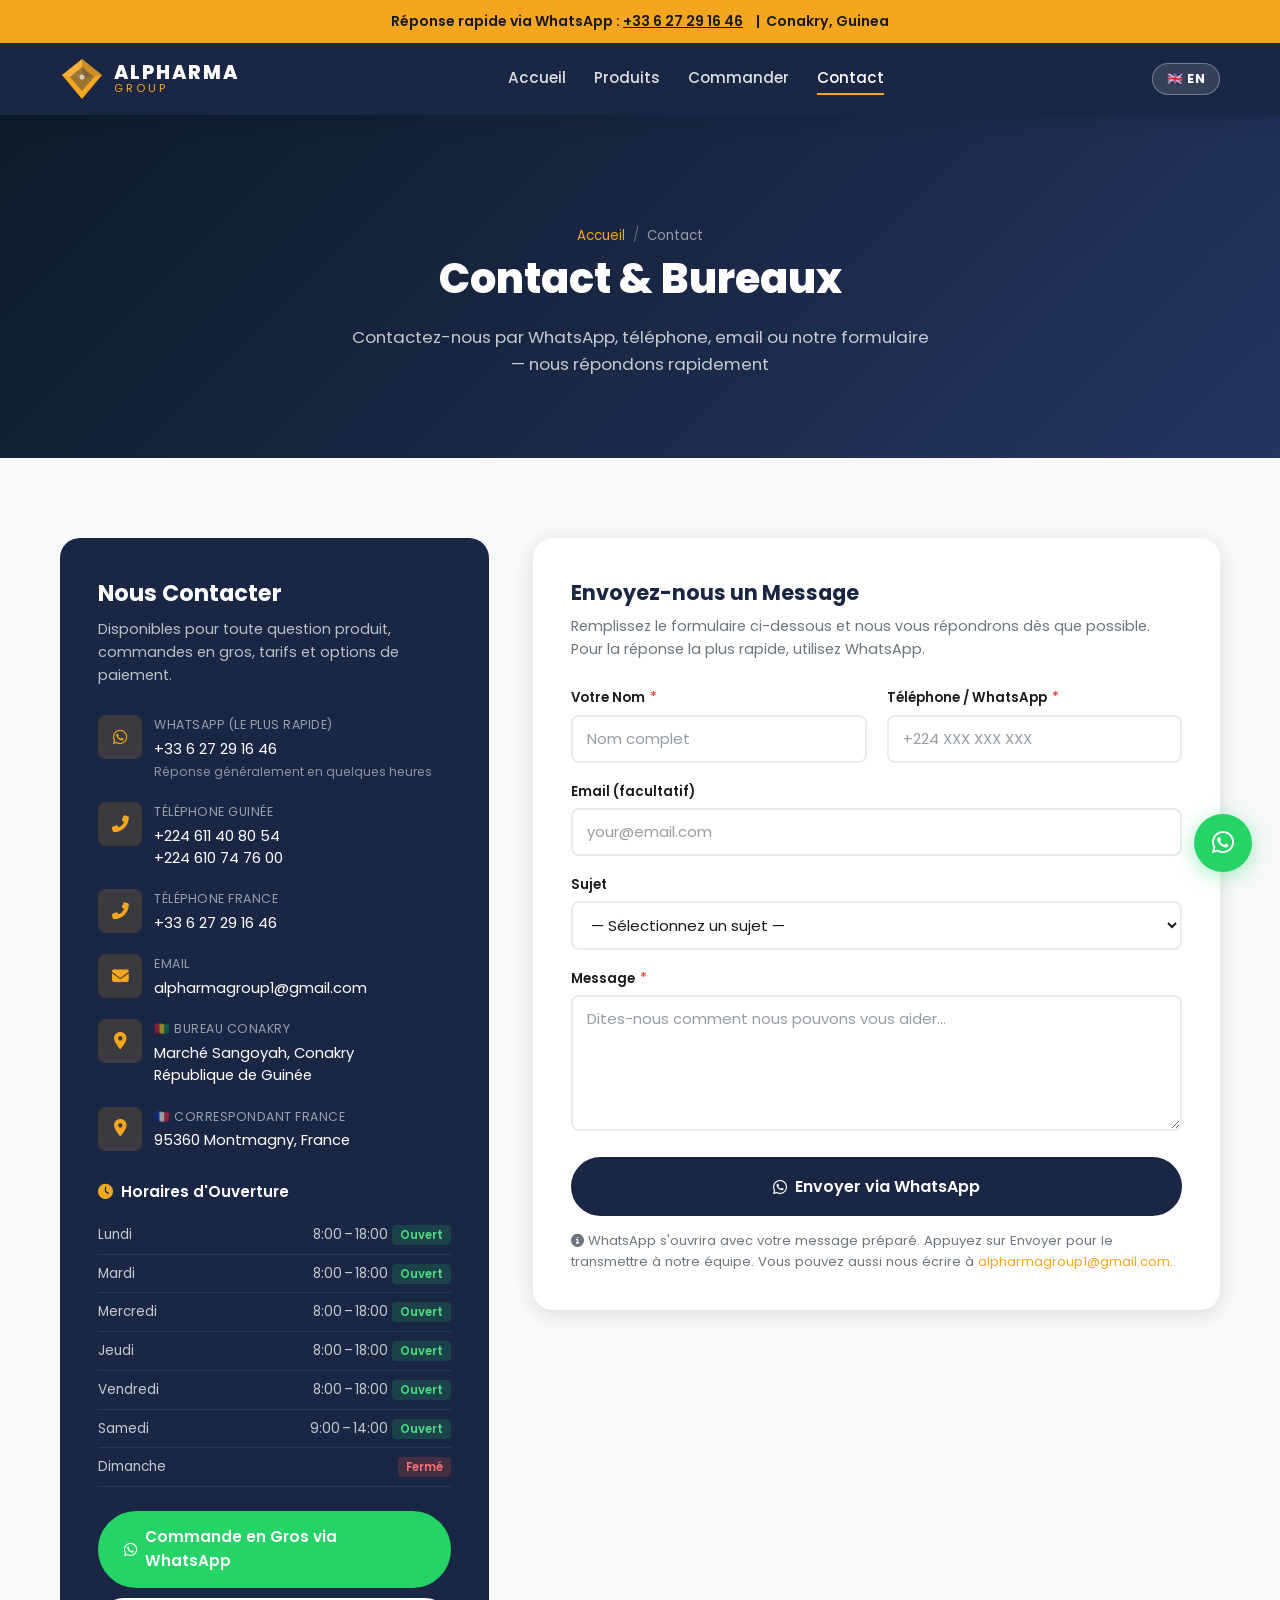
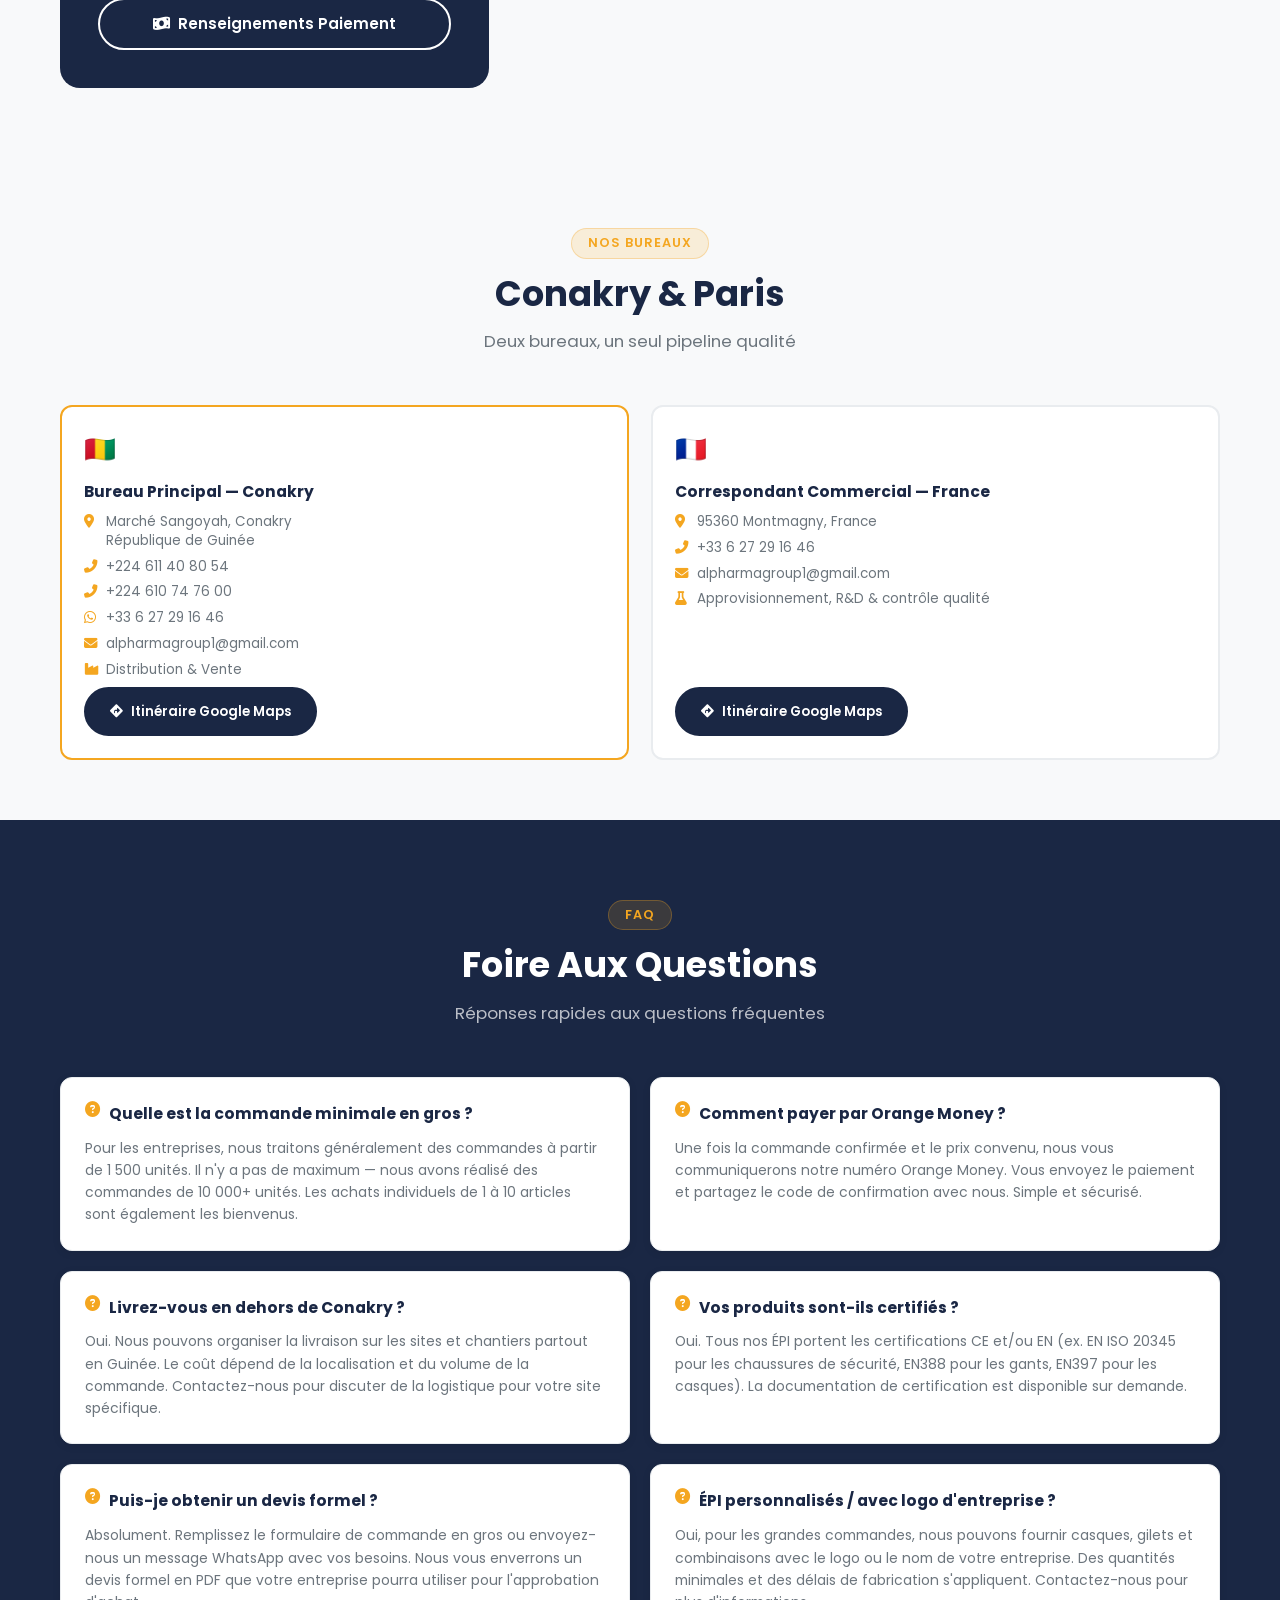
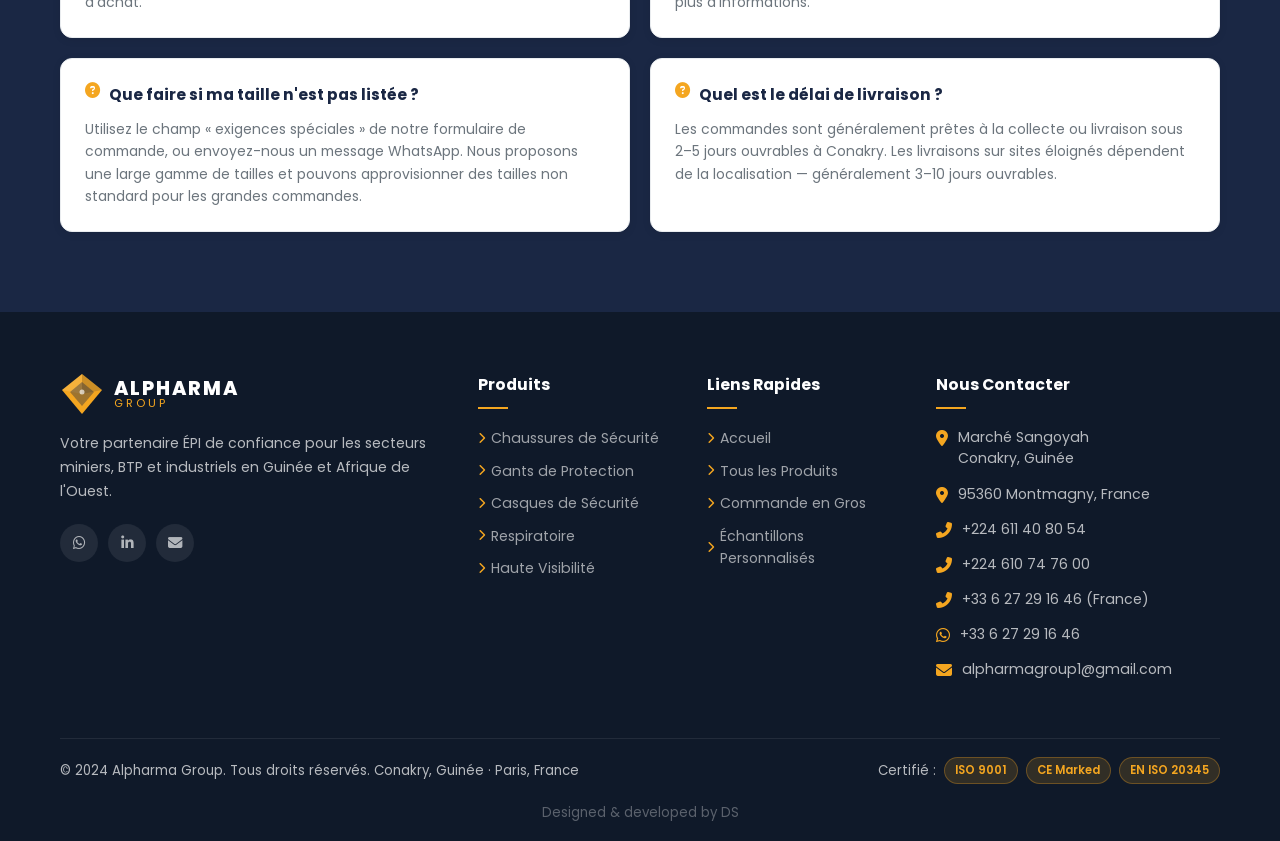
<file: contact.html>
<!DOCTYPE html>
<html lang="fr" id="htmlRoot">
<head>
  <meta charset="UTF-8">
  <meta name="viewport" content="width=device-width, initial-scale=1.0">
  <title>Contact &amp; Location — Alpharma Group | Conakry, Guinea</title>
  <meta name="description" content="Contact Alpharma Group in Conakry, Guinea. Visit our showroom, call, email, or WhatsApp us for PPE orders and inquiries. Mon–Sat business hours.">
  <!-- TODO: replace alpharmagroup.com with your real domain before going live -->
  <link rel="canonical" href="https://alpharmagroup.com/contact.html">
  <link rel="icon" type="image/svg+xml" href="favicon.svg">
  <meta property="og:type" content="website">
  <meta property="og:url" content="https://alpharmagroup.com/contact.html">
  <meta property="og:title" content="Contact &amp; Location — Alpharma Group | Conakry, Guinea">
  <meta property="og:description" content="Contact Alpharma Group in Conakry, Guinea. Visit our showroom, call, email or WhatsApp us for PPE orders and inquiries. Mon–Sat business hours.">
  <meta property="og:image" content="https://alpharmagroup.com/og-image.png">
  <link rel="stylesheet" href="css/style.css">
  <link rel="preconnect" href="https://fonts.googleapis.com">
  <link rel="preconnect" href="https://fonts.gstatic.com" crossorigin>
  <link href="https://fonts.googleapis.com/css2?family=Poppins:wght@300;400;500;600;700;800&display=swap" rel="stylesheet">
  <link rel="stylesheet" href="https://cdnjs.cloudflare.com/ajax/libs/font-awesome/6.5.0/css/all.min.css">
  <script type="application/ld+json">
  {
    "@context": "https://schema.org",
    "@type": "LocalBusiness",
    "name": "Alpharma Group",
    "url": "https://alpharmagroup.com",
    "description": "Certified PPE distributor for mining companies in Guinea and West Africa. Safety boots, gloves, helmets, respirators, hi-vis workwear and more.",
    "telephone": ["+224611408054", "+224610747600", "+33627291646"],
    "email": "alpharmagroup1@gmail.com",
    "foundingDate": "2015",
    "address": {
      "@type": "PostalAddress",
      "streetAddress": "Marché Sangoyah",
      "addressLocality": "Conakry",
      "addressCountry": "GN"
    },
    "areaServed": ["Guinea", "West Africa"],
    "openingHoursSpecification": [{
      "@type": "OpeningHoursSpecification",
      "dayOfWeek": ["Monday","Tuesday","Wednesday","Thursday","Friday","Saturday"],
      "opens": "08:00",
      "closes": "18:00"
    }]
  }
  </script>
</head>
<body>

  <!-- Alert Bar -->
  <div class="alert-bar">

    <span>
      <span class="fr-text">Réponse rapide via WhatsApp :</span>
      <span class="en-text">Fastest response via WhatsApp:</span>
      <a href="https://wa.me/+33627291646" target="_blank">+33 6 27 29 16 46</a>
    </span>
    <span>&nbsp;|&nbsp; Conakry, Guinea</span>
  </div>

  <!-- Navbar -->
  <nav class="navbar page-nav" id="navbar">
    <div class="container">
      <a href="index.html" class="logo">
        <span class="logo-icon"><svg xmlns="http://www.w3.org/2000/svg" viewBox="0 0 44 44" fill="none" aria-hidden="true"><polygon points="22,2 42,18 22,42 2,18" fill="#f4a620"/><polygon points="22,2 42,18 22,22" fill="#1a2744" opacity=".18"/><polygon points="22,2 2,18 22,22" fill="#fff" opacity=".12"/><polygon points="22,10 34,20 22,34 10,20" fill="#1a2744" opacity=".4"/><circle cx="22" cy="20" r="2.5" fill="#fff" opacity=".65"/></svg></span>
        <div class="logo-text">
          <span class="logo-name">ALPHARMA</span>
          <span class="logo-sub">GROUP</span>
        </div>
      </a>
      <div class="nav-links" id="navLinks">
        <a href="index.html"><span class="fr-text">Accueil</span><span class="en-text">Home</span></a>
        <a href="products.html"><span class="fr-text">Produits</span><span class="en-text">Products</span></a>
        <a href="order.html"><span class="fr-text">Commander</span><span class="en-text">Order</span></a>
        <a href="contact.html" class="active"><span class="fr-text">Contact</span><span class="en-text">Contact</span></a>
      </div>
      <button class="lang-toggle" id="langToggle" title="Changer de langue / Switch language">
        <span class="fr-text">🇬🇧 EN</span>
        <span class="en-text">🇫🇷 FR</span>
      </button>
      <button class="nav-toggle" id="navToggle" aria-label="Toggle menu">
        <span></span><span></span><span></span>
      </button>
    </div>
  </nav>

  <!-- Page Hero -->
  <section class="page-hero">
    <div class="container">
      <div class="breadcrumb">
        <a href="index.html"><span class="fr-text">Accueil</span><span class="en-text">Home</span></a><span class="sep">/</span><span><span class="fr-text">Contact</span><span class="en-text">Contact</span></span>
      </div>
      <h1><span class="fr-text">Contact &amp; Bureaux</span><span class="en-text">Contact &amp; Offices</span></h1>
      <p><span class="fr-text">Contactez-nous par WhatsApp, téléphone, email ou notre formulaire — nous répondons rapidement</span><span class="en-text">Reach us by WhatsApp, phone, email or our contact form — we respond fast</span></p>
    </div>
  </section>

  <!-- Contact Section -->
  <section class="section" style="background:var(--light);">
    <div class="container">
      <div class="contact-layout">

        <!-- Left: Contact Info -->
        <div class="contact-card aos">
          <h3><span class="fr-text">Nous Contacter</span><span class="en-text">Get in Touch</span></h3>
          <p><span class="fr-text">Disponibles pour toute question produit, commandes en gros, tarifs et options de paiement.</span><span class="en-text">We're here to help with product questions, bulk orders, pricing, and payment options.</span></p>

          <div class="contact-methods">
            <div class="contact-method">
              <div class="contact-method-icon"><i class="fab fa-whatsapp"></i></div>
              <div>
                <div class="cm-label">WhatsApp (<span class="fr-text">le plus rapide</span><span class="en-text">fastest</span>)</div>
                <div class="cm-value">
                  <a href="https://wa.me/+33627291646?text=Bonjour%20Alpharma%20Group%2C%20j%27ai%20une%20demande." target="_blank">+33 6 27 29 16 46</a><br>
                  <small style="color:rgba(255,255,255,.5);"><span class="fr-text">Réponse généralement en quelques heures</span><span class="en-text">Typically replies within a few hours</span></small>
                </div>
              </div>
            </div>
            <div class="contact-method">
              <div class="contact-method-icon"><i class="fas fa-phone-alt"></i></div>
              <div>
                <div class="cm-label"><span class="fr-text">Téléphone Guinée</span><span class="en-text">Guinea Phone</span></div>
                <div class="cm-value">
                  <a href="tel:+224611408054">+224 611 40 80 54</a><br>
                  <a href="tel:+224610747600">+224 610 74 76 00</a>
                </div>
              </div>
            </div>
            <div class="contact-method">
              <div class="contact-method-icon"><i class="fas fa-phone-alt"></i></div>
              <div>
                <div class="cm-label"><span class="fr-text">Téléphone France</span><span class="en-text">France Phone</span></div>
                <div class="cm-value">
                  <a href="tel:+33627291646">+33 6 27 29 16 46</a>
                </div>
              </div>
            </div>
            <div class="contact-method">
              <div class="contact-method-icon"><i class="fas fa-envelope"></i></div>
              <div>
                <div class="cm-label">Email</div>
                <div class="cm-value">
                  <a href="mailto:alpharmagroup1@gmail.com">alpharmagroup1@gmail.com</a>
                </div>
              </div>
            </div>
            <div class="contact-method">
              <div class="contact-method-icon"><i class="fas fa-map-marker-alt"></i></div>
              <div>
                <div class="cm-label">🇬🇳 <span class="fr-text">Bureau Conakry</span><span class="en-text">Conakry Office</span></div>
                <div class="cm-value">
                  <span class="fr-text">Marché Sangoyah</span><span class="en-text">Sangoyah Market</span>, Conakry<br>
                  République de Guinée
                </div>
              </div>
            </div>
            <div class="contact-method">
              <div class="contact-method-icon"><i class="fas fa-map-marker-alt"></i></div>
              <div>
                <div class="cm-label">🇫🇷 <span class="fr-text">Correspondant France</span><span class="en-text">France Correspondent</span></div>
                <div class="cm-value">
                  95360 Montmagny, France
                </div>
              </div>
            </div>
          </div>

          <!-- Business Hours -->
          <div class="business-hours">
            <h4><i class="fas fa-clock" style="color:var(--secondary);margin-right:8px;"></i><span class="fr-text">Horaires d'Ouverture</span><span class="en-text">Business Hours</span></h4>
            <div class="hours-row"><span><span class="fr-text">Lundi</span><span class="en-text">Monday</span></span><span>8:00 – 18:00 <span class="open-badge"><span class="fr-text">Ouvert</span><span class="en-text">Open</span></span></span></div>
            <div class="hours-row"><span><span class="fr-text">Mardi</span><span class="en-text">Tuesday</span></span><span>8:00 – 18:00 <span class="open-badge"><span class="fr-text">Ouvert</span><span class="en-text">Open</span></span></span></div>
            <div class="hours-row"><span><span class="fr-text">Mercredi</span><span class="en-text">Wednesday</span></span><span>8:00 – 18:00 <span class="open-badge"><span class="fr-text">Ouvert</span><span class="en-text">Open</span></span></span></div>
            <div class="hours-row"><span><span class="fr-text">Jeudi</span><span class="en-text">Thursday</span></span><span>8:00 – 18:00 <span class="open-badge"><span class="fr-text">Ouvert</span><span class="en-text">Open</span></span></span></div>
            <div class="hours-row"><span><span class="fr-text">Vendredi</span><span class="en-text">Friday</span></span><span>8:00 – 18:00 <span class="open-badge"><span class="fr-text">Ouvert</span><span class="en-text">Open</span></span></span></div>
            <div class="hours-row"><span><span class="fr-text">Samedi</span><span class="en-text">Saturday</span></span><span>9:00 – 14:00 <span class="open-badge"><span class="fr-text">Ouvert</span><span class="en-text">Open</span></span></span></div>
            <div class="hours-row"><span><span class="fr-text">Dimanche</span><span class="en-text">Sunday</span></span><span><span class="closed-badge"><span class="fr-text">Fermé</span><span class="en-text">Closed</span></span></span></div>
          </div>

          <!-- Quick WhatsApp Actions -->
          <div style="margin-top:24px;display:flex;flex-direction:column;gap:10px;">
            <a href="https://wa.me/+33627291646?text=Bonjour%20Alpharma%20Group%2C%20je%20souhaite%20passer%20une%20commande%20en%20gros." class="btn btn-whatsapp" target="_blank" style="justify-content:center;">
              <i class="fab fa-whatsapp"></i>
              <span class="fr-text">Commande en Gros via WhatsApp</span>
              <span class="en-text">Bulk Order via WhatsApp</span>
            </a>
            <a href="https://wa.me/+33627291646?text=Bonjour%20Alpharma%20Group%2C%20j%27ai%20une%20question%20sur%20le%20paiement." class="btn btn-outline" target="_blank" style="justify-content:center;">
              <i class="fas fa-money-bill-wave"></i>
              <span class="fr-text">Renseignements Paiement</span>
              <span class="en-text">Ask About Payment</span>
            </a>
          </div>
        </div>

        <!-- Right: Contact Form -->
        <div class="contact-form-card aos aos-delay-1">
          <h3><span class="fr-text">Envoyez-nous un Message</span><span class="en-text">Send Us a Message</span></h3>
          <p><span class="fr-text">Remplissez le formulaire ci-dessous et nous vous répondrons dès que possible. Pour la réponse la plus rapide, utilisez WhatsApp.</span><span class="en-text">Fill in the form below and we'll get back to you as soon as possible. For the fastest response, use WhatsApp.</span></p>

          <div id="ctSuccess" class="success-alert">
            <i class="fas fa-check-circle"></i>
          <p><span class="fr-text">WhatsApp va s'ouvrir avec votre message préparé. Appuyez sur Envoyer pour le transmettre à notre équipe. Vous pouvez aussi nous envoyer un email à <a href="mailto:alpharmagroup1@gmail.com">alpharmagroup1@gmail.com</a>.</span><span class="en-text">WhatsApp will open with your message prepared. Tap Send to transmit it to our team. Alternatively, email us at <a href="mailto:alpharmagroup1@gmail.com">alpharmagroup1@gmail.com</a>.</span></p>
          </div>

          <form onsubmit="submitContactForm(event)">
            <div class="form-row">
              <div class="form-group">
                <label for="ctName"><span class="fr-text">Votre Nom</span><span class="en-text">Your Name</span> <span class="req">*</span></label>
                <input type="text" id="ctName" class="form-control" placeholder="Nom complet" data-placeholder-fr="Nom complet" data-placeholder-en="Full name" required>
              </div>
              <div class="form-group">
                <label for="ctPhone"><span class="fr-text">Téléphone / WhatsApp</span><span class="en-text">Phone / WhatsApp</span> <span class="req">*</span></label>
                <input type="tel" id="ctPhone" class="form-control" placeholder="+224 XXX XXX XXX" required>
              </div>
            </div>
            <div class="form-group">
              <label for="ctEmail"><span class="fr-text">Email (facultatif)</span><span class="en-text">Email (optional)</span></label>
              <input type="email" id="ctEmail" class="form-control" placeholder="your@email.com">
            </div>
            <div class="form-group">
              <label for="ctSubject"><span class="fr-text">Sujet</span><span class="en-text">Subject</span></label>
              <select id="ctSubject" class="form-control">
                <option value="" data-fr="— Sélectionnez un sujet —" data-en="— Select a subject —">— Sélectionnez un sujet —</option>
                <option value="Product Inquiry" data-fr="Demande de produit" data-en="Product Inquiry">Demande de produit</option>
                <option value="Bulk Order Request" data-fr="Commande en gros" data-en="Bulk Order Request">Commande en gros</option>
                <option value="Individual Purchase" data-fr="Achat individuel" data-en="Individual Purchase">Achat individuel</option>
                <option value="Payment Question" data-fr="Question de paiement" data-en="Payment Question">Question de paiement</option>
                <option value="Delivery / Shipping" data-fr="Livraison / Expédition" data-en="Delivery / Shipping">Livraison / Expédition</option>
                <option value="Pricing / Quote Request" data-fr="Tarif / Demande de devis" data-en="Pricing / Quote Request">Tarif / Demande de devis</option>
                <option value="Complaint / After-Sales" data-fr="Réclamation / Après-vente" data-en="Complaint / After-Sales">Réclamation / Après-vente</option>
                <option value="Other" data-fr="Autre" data-en="Other">Autre</option>
              </select>
            </div>
            <div class="form-group">
              <label for="ctMessage"><span class="fr-text">Message</span><span class="en-text">Message</span> <span class="req">*</span></label>
              <textarea id="ctMessage" class="form-control" rows="5" placeholder="Dites-nous comment nous pouvons vous aider..." data-placeholder-fr="Dites-nous comment nous pouvons vous aider..." data-placeholder-en="Tell us how we can help you..." required></textarea>
            </div>
            <div class="form-actions">
              <button type="submit" class="btn btn-secondary btn-lg btn-block">
                <i class="fab fa-whatsapp"></i> <span class="fr-text">Envoyer via WhatsApp</span><span class="en-text">Send via WhatsApp</span>
              </button>
            </div>
            <p class="form-note" style="margin-top:14px;">
              <i class="fas fa-info-circle"></i> <span class="fr-text">WhatsApp s'ouvrira avec votre message préparé. Appuyez sur Envoyer pour le transmettre à notre équipe. Vous pouvez aussi nous écrire à <a href="mailto:alpharmagroup1@gmail.com">alpharmagroup1@gmail.com</a>.</span><span class="en-text">WhatsApp will open with your message prepared. Tap Send to transmit it to our team. Alternatively, email us at <a href="mailto:alpharmagroup1@gmail.com">alpharmagroup1@gmail.com</a>.</span>
            </p>
          </form>
        </div>
      </div>
    </div>
  </section>

  <!-- Map Section -->
  <section class="map-section" id="map">
    <div class="container">
      <div class="section-header">
        <span class="section-tag"><span class="fr-text">Nos Bureaux</span><span class="en-text">Our Offices</span></span>
        <h2><span class="fr-text">Conakry &amp; Paris</span><span class="en-text">Conakry &amp; Paris</span></h2>
        <p><span class="fr-text">Deux bureaux, un seul pipeline qualité</span><span class="en-text">Two offices, one unified quality pipeline</span></p>
      </div>
      <div class="dual-office">
        <div class="office-card highlight">
          <div class="office-flag">🇬🇳</div>
          <h4><span class="fr-text">Bureau Principal — Conakry</span><span class="en-text">Main Office — Conakry</span></h4>
          <div class="office-detail"><i class="fas fa-map-marker-alt"></i><span><span class="fr-text">Marché Sangoyah</span><span class="en-text">Sangoyah Market</span>, Conakry<br>République de Guinée</span></div>
          <div class="office-detail"><i class="fas fa-phone-alt"></i><span>+224 611 40 80 54</span></div>
          <div class="office-detail"><i class="fas fa-phone-alt"></i><span>+224 610 74 76 00</span></div>
          <div class="office-detail"><i class="fab fa-whatsapp"></i><span>+33 6 27 29 16 46</span></div>
          <div class="office-detail"><i class="fas fa-envelope"></i><span>alpharmagroup1@gmail.com</span></div>
          <div class="office-detail"><i class="fas fa-industry"></i><span><span class="fr-text">Distribution &amp; Vente</span><span class="en-text">Distribution &amp; Sales</span></span></div>
          <a href="https://www.google.com/maps/search/?api=1&amp;query=March%C3%A9+Sangoyah%2C+Conakry%2C+Guinea" target="_blank" class="btn btn-secondary" style="margin-top:auto;font-size:.82rem;">
            <i class="fas fa-directions"></i>
            <span class="fr-text">Itinéraire Google Maps</span>
            <span class="en-text">Google Maps Directions</span>
          </a>
        </div>
        <div class="office-card">
          <div class="office-flag">🇫🇷</div>
          <h4><span class="fr-text">Correspondant Commercial — France</span><span class="en-text">Commercial Correspondent — France</span></h4>
          <div class="office-detail"><i class="fas fa-map-marker-alt"></i><span>95360 Montmagny, France</span></div>
          <div class="office-detail"><i class="fas fa-phone-alt"></i><span>+33 6 27 29 16 46</span></div>
          <div class="office-detail"><i class="fas fa-envelope"></i><span>alpharmagroup1@gmail.com</span></div>
          <div class="office-detail"><i class="fas fa-flask"></i><span><span class="fr-text">Approvisionnement, R&amp;D &amp; contrôle qualité</span><span class="en-text">Sourcing, R&amp;D &amp; quality control</span></span></div>
          <a href="https://www.google.com/maps/search/?api=1&amp;query=95360+Montmagny%2C+France" target="_blank" class="btn btn-secondary" style="margin-top:auto;font-size:.82rem;">
            <i class="fas fa-directions"></i>
            <span class="fr-text">Itinéraire Google Maps</span>
            <span class="en-text">Google Maps Directions</span>
          </a>
        </div>
      </div>
    </div>
  </section>

  <!-- FAQ Section -->
  <section class="section dark-section">
    <div class="container">
      <div class="section-header light">
        <span class="section-tag">FAQ</span>
        <h2><span class="fr-text">Foire Aux Questions</span><span class="en-text">Frequently Asked Questions</span></h2>
        <p style="color:rgba(255,255,255,.7);"><span class="fr-text">Réponses rapides aux questions fréquentes</span><span class="en-text">Quick answers to common questions</span></p>
      </div>
      <div class="faq-grid">
        <div class="faq-item">
          <h4><i class="fas fa-question-circle"></i> <span class="fr-text">Quelle est la commande minimale en gros ?</span><span class="en-text">What is the minimum bulk order?</span></h4>
          <p><span class="fr-text">Pour les entreprises, nous traitons généralement des commandes à partir de 1 500 unités. Il n'y a pas de maximum — nous avons réalisé des commandes de 10 000+ unités. Les achats individuels de 1 à 10 articles sont également les bienvenus.</span><span class="en-text">For companies we typically handle orders from 1,500 units upward. There is no maximum — we've fulfilled orders of 10,000+ units. Individual purchases of 1–10 items are also welcome.</span></p>
        </div>
        <div class="faq-item">
          <h4><i class="fas fa-question-circle"></i> <span class="fr-text">Comment payer par Orange Money ?</span><span class="en-text">How do I pay using Orange Money?</span></h4>
          <p><span class="fr-text">Une fois la commande confirmée et le prix convenu, nous vous communiquerons notre numéro Orange Money. Vous envoyez le paiement et partagez le code de confirmation avec nous. Simple et sécurisé.</span><span class="en-text">Once we confirm your order and agree on a price, we'll send you our Orange Money number. You send the payment and share the confirmation code with us. Simple and secure.</span></p>
        </div>
        <div class="faq-item">
          <h4><i class="fas fa-question-circle"></i> <span class="fr-text">Livrez-vous en dehors de Conakry ?</span><span class="en-text">Do you deliver outside Conakry?</span></h4>
          <p><span class="fr-text">Oui. Nous pouvons organiser la livraison sur les sites et chantiers partout en Guinée. Le coût dépend de la localisation et du volume de la commande. Contactez-nous pour discuter de la logistique pour votre site spécifique.</span><span class="en-text">Yes. We can arrange delivery to sites and worksites across Guinea. Delivery cost depends on location and order size. Contact us to discuss logistics for your specific site.</span></p>
        </div>
        <div class="faq-item">
          <h4><i class="fas fa-question-circle"></i> <span class="fr-text">Vos produits sont-ils certifiés ?</span><span class="en-text">Are your products certified?</span></h4>
          <p><span class="fr-text">Oui. Tous nos ÉPI portent les certifications CE et/ou EN (ex. EN ISO 20345 pour les chaussures de sécurité, EN388 pour les gants, EN397 pour les casques). La documentation de certification est disponible sur demande.</span><span class="en-text">Yes. All our PPE products carry CE and/or EN certifications (e.g. EN ISO 20345 for safety boots, EN388 for gloves, EN397 for helmets). We can provide certification documentation on request.</span></p>
        </div>
        <div class="faq-item">
          <h4><i class="fas fa-question-circle"></i> <span class="fr-text">Puis-je obtenir un devis formel ?</span><span class="en-text">Can I get a formal price quotation?</span></h4>
          <p><span class="fr-text">Absolument. Remplissez le formulaire de commande en gros ou envoyez-nous un message WhatsApp avec vos besoins. Nous vous enverrons un devis formel en PDF que votre entreprise pourra utiliser pour l'approbation d'achat.</span><span class="en-text">Absolutely. Fill in the bulk order form or send us a WhatsApp message with your requirements. We'll send you a formal quotation in PDF that your company can use for purchase approval.</span></p>
        </div>
        <div class="faq-item">
          <h4><i class="fas fa-question-circle"></i> <span class="fr-text">ÉPI personnalisés / avec logo d'entreprise ?</span><span class="en-text">Do you stock customised/branded PPE?</span></h4>
          <p><span class="fr-text">Oui, pour les grandes commandes, nous pouvons fournir casques, gilets et combinaisons avec le logo ou le nom de votre entreprise. Des quantités minimales et des délais de fabrication s'appliquent. Contactez-nous pour plus d'informations.</span><span class="en-text">Yes, for large orders we can arrange helmets, vests and coveralls with your company logo or name. Minimum quantities and lead times apply. Contact us for details.</span></p>
        </div>
        <div class="faq-item">
          <h4><i class="fas fa-question-circle"></i> <span class="fr-text">Que faire si ma taille n'est pas listée ?</span><span class="en-text">What if a size I need isn't listed?</span></h4>
          <p><span class="fr-text">Utilisez le champ « exigences spéciales » de notre formulaire de commande, ou envoyez-nous un message WhatsApp. Nous proposons une large gamme de tailles et pouvons approvisionner des tailles non standard pour les grandes commandes.</span><span class="en-text">Use the "special requirements" field in our order form, or send us a WhatsApp message. We offer a wide range of sizes and can source non-standard sizes for large orders.</span></p>
        </div>
        <div class="faq-item">
          <h4><i class="fas fa-question-circle"></i> <span class="fr-text">Quel est le délai de livraison ?</span><span class="en-text">How long does delivery take?</span></h4>
          <p><span class="fr-text">Les commandes sont généralement prêtes à la collecte ou livraison sous 2–5 jours ouvrables à Conakry. Les livraisons sur sites éloignés dépendent de la localisation — généralement 3–10 jours ouvrables.</span><span class="en-text">Orders are typically ready for collection or delivery within 2–5 business days in Conakry. Remote site deliveries depend on location — usually 3–10 business days.</span></p>
        </div>
      </div>
    </div>
  </section>

  <!-- Footer -->
  <footer class="footer">
    <div class="container">
      <div class="footer-grid">
        <div class="footer-brand">
          <a href="index.html" class="logo">
            <span class="logo-icon"><svg xmlns="http://www.w3.org/2000/svg" viewBox="0 0 44 44" fill="none" aria-hidden="true"><polygon points="22,2 42,18 22,42 2,18" fill="#f4a620"/><polygon points="22,2 42,18 22,22" fill="#1a2744" opacity=".18"/><polygon points="22,2 2,18 22,22" fill="#fff" opacity=".12"/><polygon points="22,10 34,20 22,34 10,20" fill="#1a2744" opacity=".4"/><circle cx="22" cy="20" r="2.5" fill="#fff" opacity=".65"/></svg></span>
            <div class="logo-text"><span class="logo-name">ALPHARMA</span><span class="logo-sub">GROUP</span></div>
          </a>
          <p style="margin-top:16px;">
            <span class="fr-text">Votre partenaire ÉPI de confiance pour les secteurs miniers, BTP et industriels en Guinée et Afrique de l'Ouest.</span>
            <span class="en-text">Your trusted PPE partner for mining, construction and industrial sectors in Guinea and West Africa.</span>
          </p>
          <div class="footer-social">
            <a href="https://wa.me/+33627291646" class="social-link" target="_blank"><i class="fab fa-whatsapp"></i></a>
            <a href="#" class="social-link"><i class="fab fa-linkedin-in"></i></a>
            <a href="mailto:alpharmagroup1@gmail.com" class="social-link"><i class="fas fa-envelope"></i></a>
          </div>
        </div>
        <div class="footer-col">
          <h4><span class="fr-text">Produits</span><span class="en-text">Products</span></h4>
          <ul class="footer-links">
            <li><a href="products.html?cat=boots"><i class="fas fa-chevron-right"></i> <span class="fr-text">Chaussures de Sécurité</span><span class="en-text">Safety Footwear</span></a></li>
            <li><a href="products.html?cat=gloves"><i class="fas fa-chevron-right"></i> <span class="fr-text">Gants de Protection</span><span class="en-text">Protective Gloves</span></a></li>
            <li><a href="products.html?cat=helmets"><i class="fas fa-chevron-right"></i> <span class="fr-text">Casques de Sécurité</span><span class="en-text">Safety Helmets</span></a></li>
            <li><a href="products.html?cat=respiratory"><i class="fas fa-chevron-right"></i> <span class="fr-text">Respiratoire</span><span class="en-text">Respiratory</span></a></li>
            <li><a href="products.html?cat=body"><i class="fas fa-chevron-right"></i> <span class="fr-text">Haute Visibilité</span><span class="en-text">Hi-Vis Workwear</span></a></li>
          </ul>
        </div>
        <div class="footer-col">
          <h4><span class="fr-text">Liens Rapides</span><span class="en-text">Quick Links</span></h4>
          <ul class="footer-links">
            <li><a href="index.html"><i class="fas fa-chevron-right"></i> <span class="fr-text">Accueil</span><span class="en-text">Home</span></a></li>
            <li><a href="products.html"><i class="fas fa-chevron-right"></i> <span class="fr-text">Tous les Produits</span><span class="en-text">All Products</span></a></li>
            <li><a href="order.html#bulk"><i class="fas fa-chevron-right"></i> <span class="fr-text">Commande en Gros</span><span class="en-text">Bulk Order</span></a></li>
            <li><a href="order.html#inquiry"><i class="fas fa-chevron-right"></i> <span class="fr-text">Échantillons Personnalisés</span><span class="en-text">Branded Samples</span></a></li>
          </ul>
        </div>
        <div class="footer-col">
          <h4><span class="fr-text">Nous Contacter</span><span class="en-text">Contact Us</span></h4>
          <div class="footer-contact-item"><i class="fas fa-map-marker-alt"></i><span><span class="fr-text">Marché Sangoyah</span><span class="en-text">Sangoyah Market</span><br>Conakry, Guinée</span></div>
          <div class="footer-contact-item"><i class="fas fa-map-marker-alt"></i><span>95360 Montmagny, France</span></div>
          <div class="footer-contact-item"><i class="fas fa-phone-alt"></i><span>+224 611 40 80 54</span></div>
          <div class="footer-contact-item"><i class="fas fa-phone-alt"></i><span>+224 610 74 76 00</span></div>
          <div class="footer-contact-item"><i class="fas fa-phone-alt"></i><span>+33 6 27 29 16 46 (France)</span></div>
          <div class="footer-contact-item"><i class="fab fa-whatsapp"></i><span>+33 6 27 29 16 46</span></div>
          <div class="footer-contact-item"><i class="fas fa-envelope"></i><span>alpharmagroup1@gmail.com</span></div>
        </div>
      </div>
      <div class="footer-bottom">
        <p>&copy; 2024 Alpharma Group. <span class="fr-text">Tous droits réservés.</span><span class="en-text">All rights reserved.</span> Conakry, Guinée · Paris, France</p>
        <div class="footer-certs">
          <span><span class="fr-text">Certifié :</span><span class="en-text">Certified:</span></span>
          <span class="cert-badge">ISO 9001</span>
          <span class="cert-badge">CE Marked</span>
          <span class="cert-badge">EN ISO 20345</span>
        </div>
        <p class="footer-credit">Designed &amp; developed by DS</p>
      </div>

  <!-- Floating WhatsApp -->
  <div class="float-wa">
    <div class="float-wa-tip"><span class="fr-text">Discutez avec nous</span><span class="en-text">Chat with us</span></div>
    <a href="https://wa.me/+33627291646?text=Bonjour%20Alpharma%20Group%2C%20j%27ai%20une%20demande." class="float-wa-btn" target="_blank"><i class="fab fa-whatsapp"></i></a>
  </div>

  <script src="js/main.js"></script>
  <style>
    @media (max-width: 768px) {
      .loc-cards { grid-template-columns: 1fr !important; }
    }
  </style>
</body>
</html>
</file>
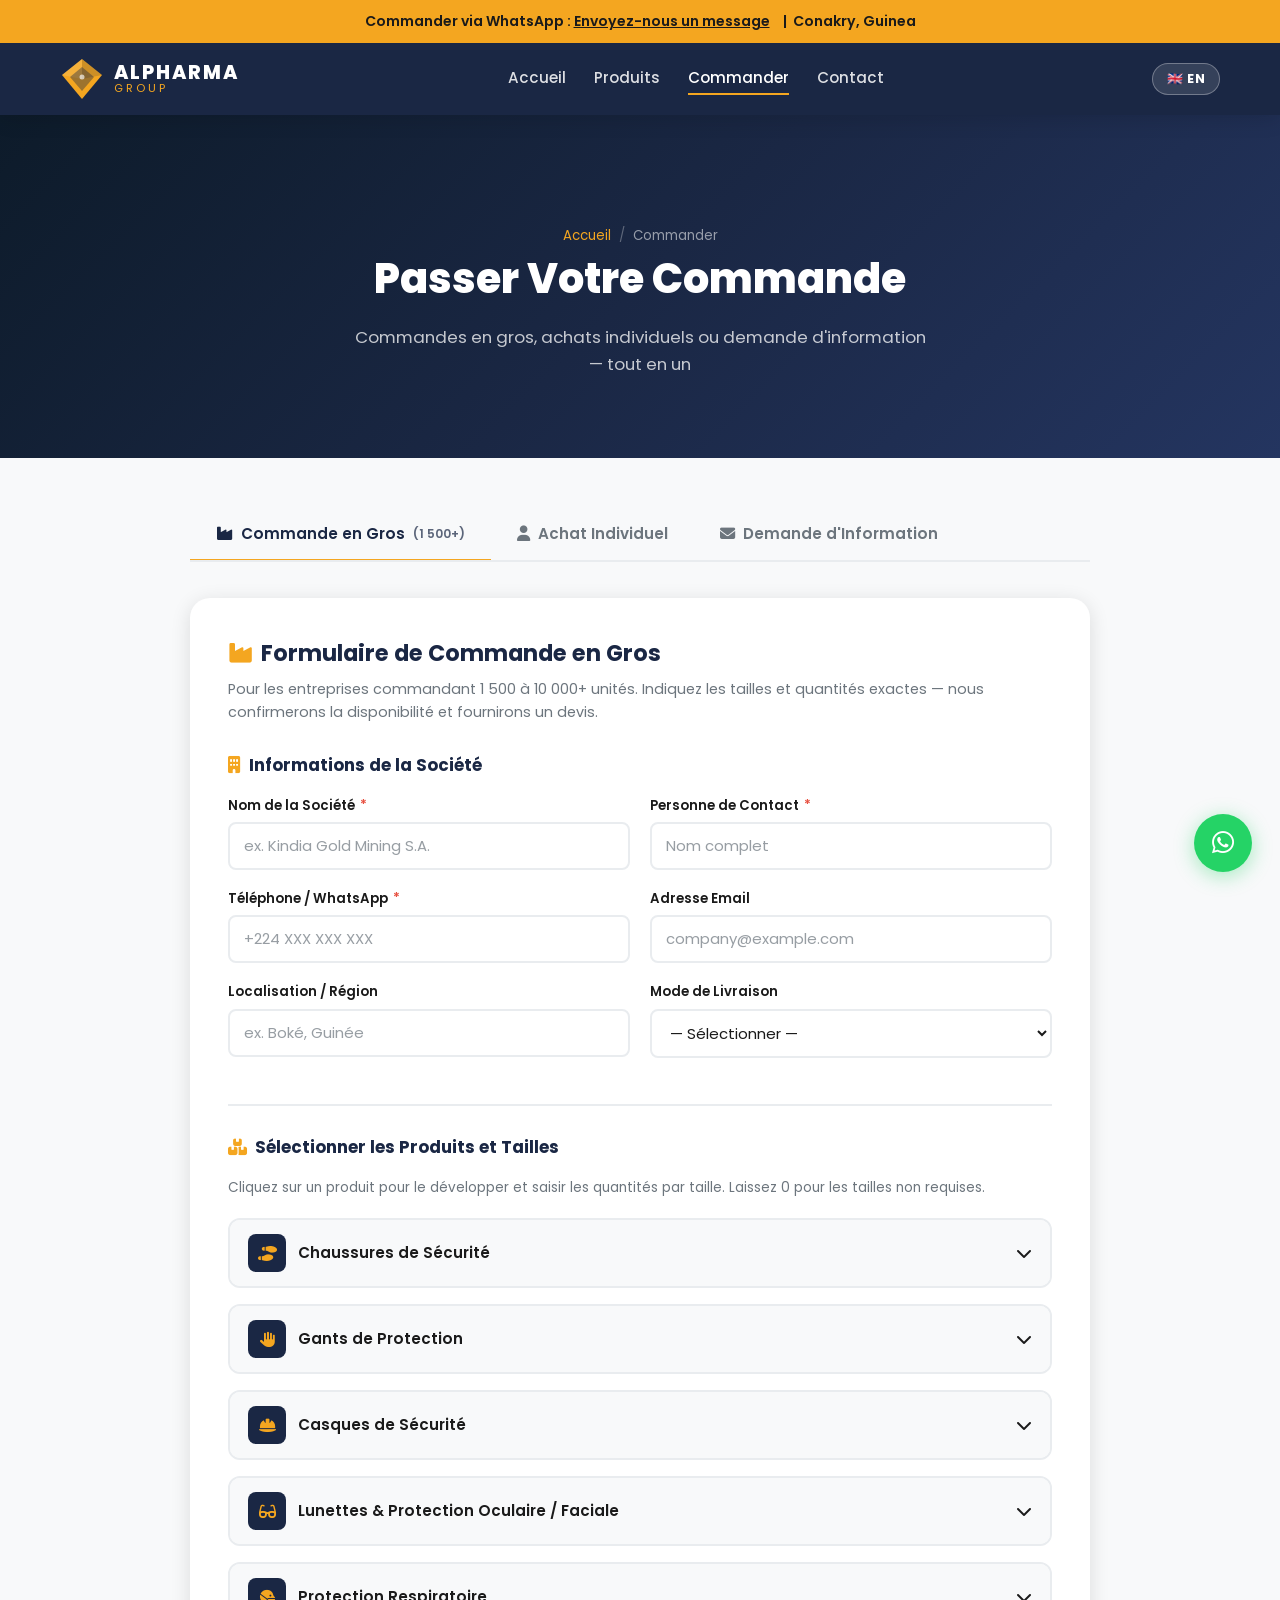
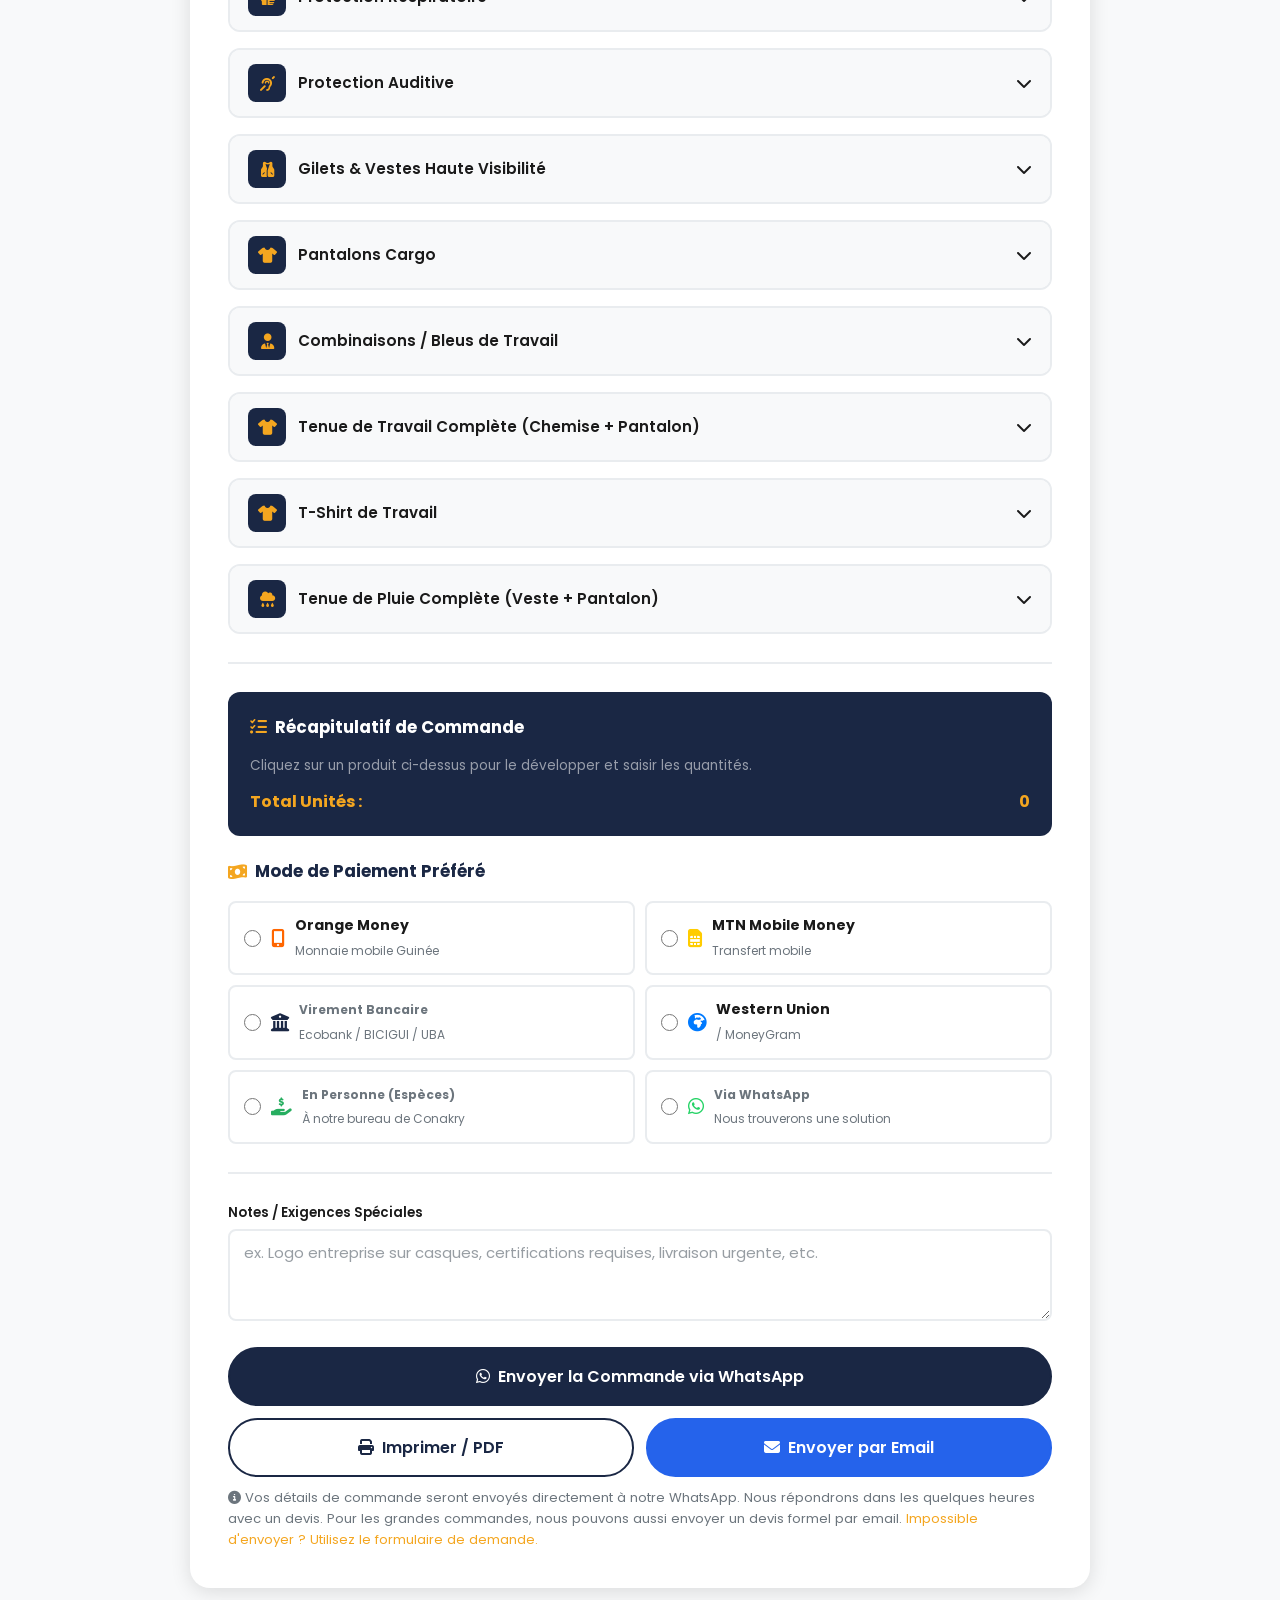
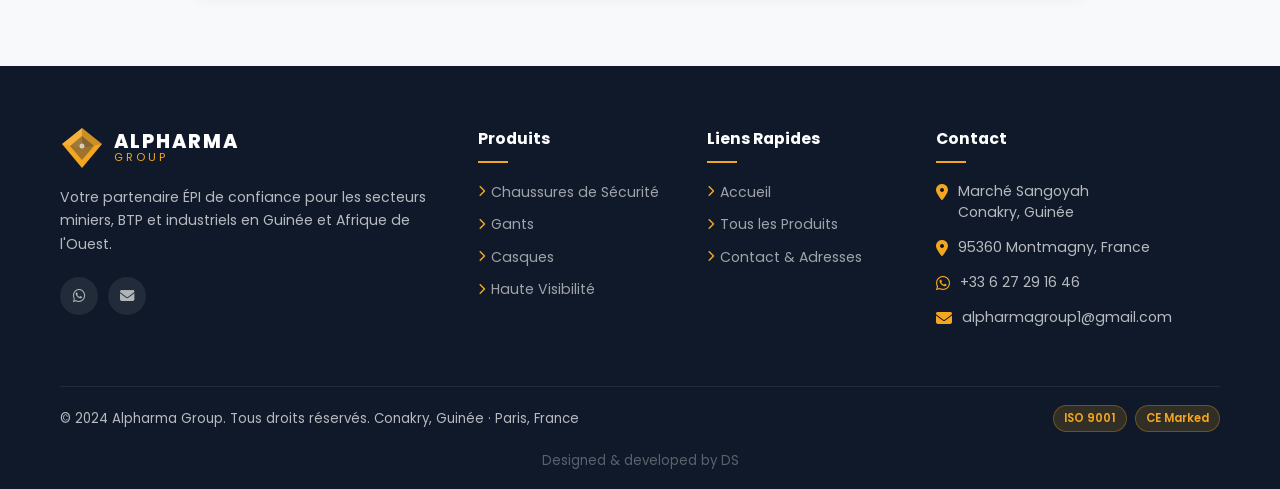
<file: order.html>
<!DOCTYPE html>
<html lang="fr" id="htmlRoot">
<head>
  <meta charset="UTF-8">
  <meta name="viewport" content="width=device-width, initial-scale=1.0">
  <title>Place an Order — Alpharma Group | Bulk & Individual PPE Orders</title>
  <meta name="description" content="Order PPE from Alpharma Group. Bulk orders (1500+ units) for mining, construction and industrial companies with per-size quantity selection. Individual orders also welcome. Easy payment via Orange Money, bank transfer or WhatsApp.">
  <!-- TODO: replace alpharmagroup.com with your real domain before going live -->
  <link rel="canonical" href="https://alpharmagroup.com/order.html">
  <link rel="icon" type="image/svg+xml" href="favicon.svg">
  <meta property="og:type" content="website">
  <meta property="og:url" content="https://alpharmagroup.com/order.html">
  <meta property="og:title" content="Place an Order — Alpharma Group | Bulk &amp; Individual PPE Orders">
  <meta property="og:description" content="Order certified PPE from Alpharma Group. Bulk orders for mining companies, individual purchases, easy WhatsApp ordering. Orange Money, bank transfer and more.">
  <meta property="og:image" content="https://alpharmagroup.com/og-image.png">
  <link rel="stylesheet" href="css/style.css">
  <link rel="preconnect" href="https://fonts.googleapis.com">
  <link rel="preconnect" href="https://fonts.gstatic.com" crossorigin>
  <link href="https://fonts.googleapis.com/css2?family=Poppins:wght@300;400;500;600;700;800&display=swap" rel="stylesheet">
  <link rel="stylesheet" href="https://cdnjs.cloudflare.com/ajax/libs/font-awesome/6.5.0/css/all.min.css">
  <script type="application/ld+json">
  {
    "@context": "https://schema.org",
    "@type": "LocalBusiness",
    "name": "Alpharma Group",
    "url": "https://alpharmagroup.com",
    "description": "Certified PPE distributor for mining companies in Guinea and West Africa. Safety boots, gloves, helmets, respirators, hi-vis workwear and more.",
    "telephone": ["+224611408054", "+224610747600", "+33627291646"],
    "email": "alpharmagroup1@gmail.com",
    "foundingDate": "2015",
    "address": {
      "@type": "PostalAddress",
      "streetAddress": "Marché Sangoyah",
      "addressLocality": "Conakry",
      "addressCountry": "GN"
    },
    "areaServed": ["Guinea", "West Africa"],
    "openingHoursSpecification": [{
      "@type": "OpeningHoursSpecification",
      "dayOfWeek": ["Monday","Tuesday","Wednesday","Thursday","Friday","Saturday"],
      "opens": "08:00",
      "closes": "18:00"
    }]
  }
  </script>
</head>
<body>

  <!-- Alert Bar -->
  <div class="alert-bar">

    <span>
      <span class="fr-text">Commander via WhatsApp :</span>
      <span class="en-text">Prefer to order via WhatsApp?</span>
      <a href="https://wa.me/+33627291646?text=Bonjour%20Alpharma%20Group%2C%20je%20souhaite%20passer%20une%20commande." target="_blank">
        <span class="fr-text">Envoyez-nous un message</span>
        <span class="en-text">Send us a message</span>
      </a>
    </span>
    <span>&nbsp;|&nbsp; Conakry, Guinea</span>
  </div>

  <!-- Navbar -->
  <nav class="navbar page-nav" id="navbar">
    <div class="container">
      <a href="index.html" class="logo">
        <span class="logo-icon"><svg xmlns="http://www.w3.org/2000/svg" viewBox="0 0 44 44" fill="none" aria-hidden="true"><polygon points="22,2 42,18 22,42 2,18" fill="#f4a620"/><polygon points="22,2 42,18 22,22" fill="#1a2744" opacity=".18"/><polygon points="22,2 2,18 22,22" fill="#fff" opacity=".12"/><polygon points="22,10 34,20 22,34 10,20" fill="#1a2744" opacity=".4"/><circle cx="22" cy="20" r="2.5" fill="#fff" opacity=".65"/></svg></span>
        <div class="logo-text">
          <span class="logo-name">ALPHARMA</span>
          <span class="logo-sub">GROUP</span>
        </div>
      </a>
      <div class="nav-links" id="navLinks">
        <a href="index.html"><span class="fr-text">Accueil</span><span class="en-text">Home</span></a>
        <a href="products.html"><span class="fr-text">Produits</span><span class="en-text">Products</span></a>
        <a href="order.html" class="active"><span class="fr-text">Commander</span><span class="en-text">Order</span></a>
        <a href="contact.html"><span class="fr-text">Contact</span><span class="en-text">Contact</span></a>
      </div>
      <button class="lang-toggle" id="langToggle" title="Changer de langue / Switch language">
        <span class="fr-text">🇬🇧 EN</span>
        <span class="en-text">🇫🇷 FR</span>
      </button>
      <button class="nav-toggle" id="navToggle" aria-label="Toggle menu">
        <span></span><span></span><span></span>
      </button>
    </div>
  </nav>

  <!-- Page Hero -->
  <section class="page-hero">
    <div class="container">
      <div class="breadcrumb">
        <a href="index.html"><span class="fr-text">Accueil</span><span class="en-text">Home</span></a><span class="sep">/</span><span><span class="fr-text">Commander</span><span class="en-text">Order</span></span>
      </div>
      <h1><span class="fr-text">Passer Votre Commande</span><span class="en-text">Place Your Order</span></h1>
      <p><span class="fr-text">Commandes en gros, achats individuels ou demande d'information — tout en un</span><span class="en-text">Bulk orders, individual purchases, or an inquiry — all in one place</span></p>
    </div>
  </section>

  <!-- Order Section -->
  <section class="order-section">
    <div class="container">
      <div class="order-container">

        <!-- Tabs -->
        <div class="order-tabs">
          <button class="order-tab-btn active" data-tab="bulk">
            <i class="fas fa-industry"></i>
            <span class="fr-text">Commande en Gros</span><span class="en-text">Bulk Order</span>
            <span style="font-size:.75rem;opacity:.7;">(1 500+)</span>
          </button>
          <button class="order-tab-btn" data-tab="individual">
            <i class="fas fa-user"></i>
            <span class="fr-text">Achat Individuel</span><span class="en-text">Individual Order</span>
          </button>
          <button class="order-tab-btn" data-tab="inquiry">
            <i class="fas fa-envelope"></i>
            <span class="fr-text">Demande d'Information</span><span class="en-text">Send Inquiry</span>
          </button>
        </div>

        <!-- =================== BULK ORDER =================== -->
        <div class="order-pane active" id="bulk">

          <div class="form-card">
            <h2 class="form-title"><i class="fas fa-industry" style="color:var(--secondary);margin-right:8px;"></i><span class="fr-text">Formulaire de Commande en Gros</span><span class="en-text">Bulk Order Form</span></h2>
            <p class="form-subtitle"><span class="fr-text">Pour les entreprises commandant 1 500 à 10 000+ unités. Indiquez les tailles et quantités exactes — nous confirmerons la disponibilité et fournirons un devis.</span><span class="en-text">For companies ordering 1,500 to 10,000+ units. Specify exact sizes and quantities for each product — we will confirm availability and provide a quote.</span></p>

            <div id="bulkSuccess" class="success-alert">
              <i class="fas fa-check-circle"></i>
              <p><span class="fr-text">WhatsApp a été ouvert avec votre commande préparée. Appuyez sur Envoyer pour la transmettre. Notre équipe la confirmera dans les prochaines heures. Sans réponse sous 24h, appelez-nous directement.</span><span class="en-text">WhatsApp has opened with your order prepared. Tap Send to transmit it. Our team will confirm your order within a few hours. If you haven't received a reply in 24 hours, please call us directly.</span></p>
            </div>

            <form onsubmit="submitBulkOrder(event)">

              <!-- Company Info -->
              <div class="form-section-title"><i class="fas fa-building"></i> <span class="fr-text">Informations de la Société</span><span class="en-text">Company Information</span></div>

              <div class="form-row">
                <div class="form-group">
                  <label for="company"><span class="fr-text">Nom de la Société</span><span class="en-text">Company Name</span> <span class="req">*</span></label>
                  <input type="text" id="company" class="form-control" placeholder="ex. Kindia Gold Mining S.A." data-placeholder-fr="ex. Kindia Gold Mining S.A." data-placeholder-en="e.g. Kindia Gold Mining S.A." required>
                </div>
                <div class="form-group">
                  <label for="contactName"><span class="fr-text">Personne de Contact</span><span class="en-text">Contact Person</span> <span class="req">*</span></label>
                  <input type="text" id="contactName" class="form-control" placeholder="Nom complet" data-placeholder-fr="Nom complet" data-placeholder-en="Full name" required>
                </div>
              </div>

              <div class="form-row">
                <div class="form-group">
                  <label for="orderPhone"><span class="fr-text">Téléphone / WhatsApp</span><span class="en-text">Phone / WhatsApp</span> <span class="req">*</span></label>
                  <input type="tel" id="orderPhone" class="form-control" placeholder="+224 XXX XXX XXX" required>
                </div>
                <div class="form-group">
                  <label for="orderEmail"><span class="fr-text">Adresse Email</span><span class="en-text">Email Address</span></label>
                  <input type="email" id="orderEmail" class="form-control" placeholder="company@example.com">
                </div>
              </div>

              <div class="form-row">
                <div class="form-group">
                  <label for="orderCountry"><span class="fr-text">Localisation / Région</span><span class="en-text">Location / Region</span></label>
                  <input type="text" id="orderCountry" class="form-control" placeholder="ex. Boké, Guinée" data-placeholder-fr="ex. Boké, Guinée" data-placeholder-en="e.g. Boké, Guinea">
                </div>
                <div class="form-group">
                  <label for="deliveryMethod"><span class="fr-text">Mode de Livraison</span><span class="en-text">Preferred Delivery</span></label>
                  <select id="deliveryMethod" class="form-control">
                    <option value="" data-fr="— Sélectionner —" data-en="— Select —">— Sélectionner —</option>
                    <option value="Livraison à Conakry" data-fr="Livraison à Conakry" data-en="Delivery in Conakry">Livraison à Conakry</option>
                    <option value="Livraison sur site" data-fr="Livraison sur site" data-en="Delivery to site">Livraison sur site</option>
                    <option value="Livraison à l'intérieur du pays" data-fr="Livraison à l'intérieur du pays" data-en="Delivery upcountry">Livraison à l'intérieur du pays</option>
                    <option value="To be arranged" data-fr="À définir" data-en="To be arranged">À définir</option>
                  </select>
                </div>
              </div>

              <hr class="form-divider">

              <!-- Products -->
              <div class="form-section-title"><i class="fas fa-boxes"></i> <span class="fr-text">Sélectionner les Produits et Tailles</span><span class="en-text">Select Products &amp; Sizes</span></div>
              <p style="color:var(--gray);font-size:.85rem;margin-bottom:20px;"><span class="fr-text">Cliquez sur un produit pour le développer et saisir les quantités par taille. Laissez 0 pour les tailles non requises.</span><span class="en-text">Click a product to expand it and enter the quantity needed per size. Leave sizes at 0 if not required.</span></p>

              <!-- Safety Boots -->
              <div class="product-order-block" id="pob-footwear">
                <div class="pob-header">
                  <div class="pob-icon"><i class="fas fa-shoe-prints"></i></div>
                  <span class="pob-title"><span class="fr-text">Chaussures de Sécurité</span><span class="en-text">Safety Boots / Footwear</span></span>
                  <span class="pob-count"></span>
                  <i class="fas fa-chevron-down pob-arrow"></i>
                </div>
                <div class="pob-body">
                  <p style="font-size:.82rem;color:var(--gray);margin-bottom:14px;"><span class="fr-text">Indiquez le nombre de paires par pointure EU. Contactez-nous si votre pointure ne figure pas dans la liste.</span><span class="en-text">Enter the number of pairs needed for each EU size. Contact us if you need a size not listed.</span></p>
                  <div class="sizes-grid">
                    <div class="size-qty"><label>EU 36</label><input type="number" min="0" value="0" class="size-qty-input" data-size="EU 36"></div>
                    <div class="size-qty"><label>EU 37</label><input type="number" min="0" value="0" class="size-qty-input" data-size="EU 37"></div>
                    <div class="size-qty"><label>EU 38</label><input type="number" min="0" value="0" class="size-qty-input" data-size="EU 38"></div>
                    <div class="size-qty"><label>EU 39</label><input type="number" min="0" value="0" class="size-qty-input" data-size="EU 39"></div>
                    <div class="size-qty"><label>EU 40</label><input type="number" min="0" value="0" class="size-qty-input" data-size="EU 40"></div>
                    <div class="size-qty"><label>EU 41</label><input type="number" min="0" value="0" class="size-qty-input" data-size="EU 41"></div>
                    <div class="size-qty"><label>EU 42</label><input type="number" min="0" value="0" class="size-qty-input" data-size="EU 42"></div>
                    <div class="size-qty"><label>EU 43</label><input type="number" min="0" value="0" class="size-qty-input" data-size="EU 43"></div>
                    <div class="size-qty"><label>EU 44</label><input type="number" min="0" value="0" class="size-qty-input" data-size="EU 44"></div>
                    <div class="size-qty"><label>EU 45</label><input type="number" min="0" value="0" class="size-qty-input" data-size="EU 45"></div>
                    <div class="size-qty"><label>EU 46</label><input type="number" min="0" value="0" class="size-qty-input" data-size="EU 46"></div>
                    <div class="size-qty"><label>EU 47</label><input type="number" min="0" value="0" class="size-qty-input" data-size="EU 47"></div>
                    <div class="size-qty"><label>EU 48</label><input type="number" min="0" value="0" class="size-qty-input" data-size="EU 48"></div>
                  </div>
                  <div class="pob-subtotal">
                    <span><span class="fr-text">Total Chaussures :</span><span class="en-text">Total Safety Boots:</span></span>
                    <strong><span class="pob-subtotal-val">0</span> pairs</strong>
                  </div>
                  <textarea class="form-control pob-notes pob-spec" placeholder="Exigences : type de chaussure (embout acier / composite / chimique), etc." data-placeholder-fr="Exigences : type de chaussure (embout acier / composite / chimique), etc." data-placeholder-en="Special requirements: boot type (steel toe / composite / chemical resistant), etc." rows="2"></textarea>
                </div>
              </div>

              <!-- Gloves -->
              <div class="product-order-block" id="pob-gloves">
                <div class="pob-header">
                  <div class="pob-icon"><i class="fas fa-hand-paper"></i></div>
                  <span class="pob-title"><span class="fr-text">Gants de Protection</span><span class="en-text">Protective Gloves</span></span>
                  <span class="pob-count"></span>
                  <i class="fas fa-chevron-down pob-arrow"></i>
                </div>
                <div class="pob-body">
                  <div class="sizes-grid">
                    <div class="size-qty"><label>XS (6)</label><input type="number" min="0" value="0" class="size-qty-input" data-size="XS (6)"></div>
                    <div class="size-qty"><label>S (7)</label><input type="number" min="0" value="0" class="size-qty-input" data-size="S (7)"></div>
                    <div class="size-qty"><label>M (8)</label><input type="number" min="0" value="0" class="size-qty-input" data-size="M (8)"></div>
                    <div class="size-qty"><label>L (9)</label><input type="number" min="0" value="0" class="size-qty-input" data-size="L (9)"></div>
                    <div class="size-qty"><label>XL (10)</label><input type="number" min="0" value="0" class="size-qty-input" data-size="XL (10)"></div>
                    <div class="size-qty"><label>XXL (11)</label><input type="number" min="0" value="0" class="size-qty-input" data-size="XXL (11)"></div>
                  </div>
                  <div class="pob-subtotal">
                    <span><span class="fr-text">Total Gants :</span><span class="en-text">Total Gloves:</span></span>
                    <strong><span class="pob-subtotal-val">0</span> pairs</strong>
                  </div>
                  <textarea class="form-control pob-notes pob-spec" placeholder="Type de gant : Anticoupure / Chaleur / Chimique / Anti-impact / Usage général" data-placeholder-fr="Type de gant : Anticoupure / Chaleur / Chimique / Anti-impact / Usage général" data-placeholder-en="Glove type: Cut-resistant / Heat-resistant / Chemical / Impact / General purpose" rows="2"></textarea>
                </div>
              </div>

              <!-- Safety Helmets -->
              <div class="product-order-block" id="pob-helmets">
                <div class="pob-header">
                  <div class="pob-icon"><i class="fas fa-hard-hat"></i></div>
                  <span class="pob-title"><span class="fr-text">Casques de Sécurité</span><span class="en-text">Safety Helmets / Hard Hats</span></span>
                  <span class="pob-count"></span>
                  <i class="fas fa-chevron-down pob-arrow"></i>
                </div>
                <div class="pob-body">
                  <p style="font-size:.82rem;color:var(--gray);margin-bottom:14px;"><span class="fr-text">Casques à taille unique réglable (54–62 cm).</span><span class="en-text">Helmets are one-size adjustable (54–62 cm).</span></p>
                  <div class="sizes-grid" style="grid-template-columns:repeat(2,1fr)">
                    <div class="size-qty"><label><span class="fr-text">Quantité totale</span><span class="en-text">Total Quantity</span></label><input type="number" min="0" value="0" class="size-qty-input" data-size="Safety Helmets"></div>
                  </div>
                  <div class="pob-subtotal">
                    <span><span class="fr-text">Total Casques :</span><span class="en-text">Total Helmets:</span></span>
                    <strong><span class="pob-subtotal-val">0</span> units</strong>
                  </div>
                  <textarea class="form-control pob-notes pob-spec" placeholder="Type : Standard / Ventilé / Avec visière / Avec coquilles antibruit." data-placeholder-fr="Type : Standard / Ventilé / Avec visière / Avec coquilles antibruit." data-placeholder-en="Type: Standard / Vented / With visor / With ear defenders." rows="2"></textarea>
                </div>
              </div>

              <!-- Goggles & Face Protection -->
              <div class="product-order-block" id="pob-eye">
                <div class="pob-header">
                  <div class="pob-icon"><i class="fas fa-glasses"></i></div>
                  <span class="pob-title"><span class="fr-text">Lunettes &amp; Protection Oculaire / Faciale</span><span class="en-text">Goggles &amp; Eye / Face Protection</span></span>
                  <span class="pob-count"></span>
                  <i class="fas fa-chevron-down pob-arrow"></i>
                </div>
                <div class="pob-body">
                  <div class="sizes-grid">
                    <div class="size-qty"><label><span class="fr-text">Lunettes de protection</span><span class="en-text">Safety Goggles</span></label><input type="number" min="0" value="0" class="size-qty-input" data-size="Safety Goggles"></div>
                    <div class="size-qty"><label><span class="fr-text">Lunettes de sécurité</span><span class="en-text">Safety Glasses</span></label><input type="number" min="0" value="0" class="size-qty-input" data-size="Safety Glasses"></div>
                    <div class="size-qty"><label><span class="fr-text">Écran facial</span><span class="en-text">Face Shield</span></label><input type="number" min="0" value="0" class="size-qty-input" data-size="Face Shield"></div>
                    <div class="size-qty"><label><span class="fr-text">Visière de soudure</span><span class="en-text">Welding Visor</span></label><input type="number" min="0" value="0" class="size-qty-input" data-size="Welding Visor"></div>
                  </div>
                  <div class="pob-subtotal">
                    <span><span class="fr-text">Total Oculaire/Visage :</span><span class="en-text">Total Eye/Face:</span></span>
                    <strong><span class="pob-subtotal-val">0</span> units</strong>
                  </div>
                  <textarea class="form-control pob-notes pob-spec" placeholder="Exigences spécifiques (ex. antibuée, teinte UV, sur lunettes de vue)" data-placeholder-fr="Exigences spécifiques (ex. antibuée, teinte UV, sur lunettes de vue)" data-placeholder-en="Specific requirements (e.g. anti-fog, UV tinted, over-glasses fit)" rows="2"></textarea>
                </div>
              </div>

              <!-- Respiratory -->
              <div class="product-order-block" id="pob-respiratory">
                <div class="pob-header">
                  <div class="pob-icon"><i class="fas fa-head-side-mask"></i></div>
                  <span class="pob-title"><span class="fr-text">Protection Respiratoire</span><span class="en-text">Respiratory Protection</span></span>
                  <span class="pob-count"></span>
                  <i class="fas fa-chevron-down pob-arrow"></i>
                </div>
                <div class="pob-body">
                  <div class="sizes-grid">
                    <div class="size-qty"><label>FFP2/N95 (S)</label><input type="number" min="0" value="0" class="size-qty-input" data-size="FFP2/N95 (S)"></div>
                    <div class="size-qty"><label>FFP2/N95 (M)</label><input type="number" min="0" value="0" class="size-qty-input" data-size="FFP2/N95 (M)"></div>
                    <div class="size-qty"><label>FFP2/N95 (L)</label><input type="number" min="0" value="0" class="size-qty-input" data-size="FFP2/N95 (L)"></div>
                    <div class="size-qty"><label>FFP3 (M)</label><input type="number" min="0" value="0" class="size-qty-input" data-size="FFP3 (M)"></div>
                    <div class="size-qty"><label><span class="fr-text">Demi-masque (S)</span><span class="en-text">Half-Face (S)</span></label><input type="number" min="0" value="0" class="size-qty-input" data-size="Half-Face Respirator (S)"></div>
                    <div class="size-qty"><label><span class="fr-text">Demi-masque (M)</span><span class="en-text">Half-Face (M)</span></label><input type="number" min="0" value="0" class="size-qty-input" data-size="Half-Face Respirator (M)"></div>
                    <div class="size-qty"><label><span class="fr-text">Demi-masque (L)</span><span class="en-text">Half-Face (L)</span></label><input type="number" min="0" value="0" class="size-qty-input" data-size="Half-Face Respirator (L)"></div>
                    <div class="size-qty"><label><span class="fr-text">Masque complet (M)</span><span class="en-text">Full-Face (M)</span></label><input type="number" min="0" value="0" class="size-qty-input" data-size="Full-Face Respirator (M)"></div>
                    <div class="size-qty"><label><span class="fr-text">Masque complet (L)</span><span class="en-text">Full-Face (L)</span></label><input type="number" min="0" value="0" class="size-qty-input" data-size="Full-Face Respirator (L)"></div>
                  </div>
                  <div class="pob-subtotal">
                    <span><span class="fr-text">Total Respiratoire :</span><span class="en-text">Total Respiratory:</span></span>
                    <strong><span class="pob-subtotal-val">0</span> units</strong>
                  </div>
                  <textarea class="form-control pob-notes pob-spec" placeholder="Précisez les risques (poussière, gaz, chimique) pour recommander les filtres adaptés" data-placeholder-fr="Précisez les risques (poussière, gaz, chimique) pour recommander les filtres adaptés" data-placeholder-en="Specify hazards (dust, gas, chemical) so we can recommend correct filter cartridges" rows="2"></textarea>
                </div>
              </div>

              <!-- Hearing -->
              <div class="product-order-block" id="pob-hearing">
                <div class="pob-header">
                  <div class="pob-icon"><i class="fas fa-deaf"></i></div>
                  <span class="pob-title"><span class="fr-text">Protection Auditive</span><span class="en-text">Hearing Protection</span></span>
                  <span class="pob-count"></span>
                  <i class="fas fa-chevron-down pob-arrow"></i>
                </div>
                <div class="pob-body">
                  <div class="sizes-grid">
                    <div class="size-qty"><label><span class="fr-text">Bouchons mousse (paires)</span><span class="en-text">Foam Plugs (pairs)</span></label><input type="number" min="0" value="0" class="size-qty-input" data-size="Foam Ear Plugs (pairs)"></div>
                    <div class="size-qty"><label><span class="fr-text">Bouchons réutilisables</span><span class="en-text">Reusable Plugs</span></label><input type="number" min="0" value="0" class="size-qty-input" data-size="Reusable Ear Plugs"></div>
                    <div class="size-qty"><label><span class="fr-text">Casques antibruit</span><span class="en-text">Ear Muffs</span></label><input type="number" min="0" value="0" class="size-qty-input" data-size="Ear Muffs"></div>
                    <div class="size-qty"><label><span class="fr-text">Bouchons à arceau</span><span class="en-text">Banded Plugs</span></label><input type="number" min="0" value="0" class="size-qty-input" data-size="Banded Ear Plugs"></div>
                  </div>
                  <div class="pob-subtotal">
                    <span><span class="fr-text">Total Auditif :</span><span class="en-text">Total Hearing Protection:</span></span>
                    <strong><span class="pob-subtotal-val">0</span> units</strong>
                  </div>
                </div>
              </div>

              <!-- Hi-Vis Vests -->
              <div class="product-order-block" id="pob-hivis">
                <div class="pob-header">
                  <div class="pob-icon"><i class="fas fa-vest"></i></div>
                  <span class="pob-title"><span class="fr-text">Gilets &amp; Vestes Haute Visibilité</span><span class="en-text">Hi-Vis Vests &amp; Jackets</span></span>
                  <span class="pob-count"></span>
                  <i class="fas fa-chevron-down pob-arrow"></i>
                </div>
                <div class="pob-body">
                  <div class="sizes-grid">
                    <div class="size-qty"><label>S</label><input type="number" min="0" value="0" class="size-qty-input" data-size="S"></div>
                    <div class="size-qty"><label>M</label><input type="number" min="0" value="0" class="size-qty-input" data-size="M"></div>
                    <div class="size-qty"><label>L</label><input type="number" min="0" value="0" class="size-qty-input" data-size="L"></div>
                    <div class="size-qty"><label>XL</label><input type="number" min="0" value="0" class="size-qty-input" data-size="XL"></div>
                    <div class="size-qty"><label>XXL</label><input type="number" min="0" value="0" class="size-qty-input" data-size="XXL"></div>
                    <div class="size-qty"><label>3XL</label><input type="number" min="0" value="0" class="size-qty-input" data-size="3XL"></div>

                  </div>
                  <div class="pob-subtotal">
                    <span><span class="fr-text">Total Haute Visibilité :</span><span class="en-text">Total Hi-Vis:</span></span>
                    <strong><span class="pob-subtotal-val">0</span> units</strong>
                  </div>
                  <textarea class="form-control pob-notes pob-spec" placeholder="Gilet / Veste / Classe 2 ou 3" data-placeholder-fr="Gilet / Veste / Classe 2 ou 3" data-placeholder-en="Vest only / Full jacket / Class 2 or Class 3" rows="2"></textarea>
                </div>
              </div>

              <!-- Cargo Trousers -->
              <div class="product-order-block" id="pob-cargo">
                <div class="pob-header">
                  <div class="pob-icon"><i class="fas fa-tshirt"></i></div>
                  <span class="pob-title"><span class="fr-text">Pantalons Cargo</span><span class="en-text">Cargo Trousers</span></span>
                  <span class="pob-count"></span>
                  <i class="fas fa-chevron-down pob-arrow"></i>
                </div>
                <div class="pob-body">
                  <p style="font-size:.82rem;color:var(--gray);margin-bottom:14px;"><span class="fr-text">Indiquez la taille de la ceinture dans les cases ci-dessous. Utilisez les notes pour préciser la longueur (30", 32", 34") par taille si nécessaire.</span><span class="en-text">Specify waist size in the boxes below. Use the notes to indicate length (30", 32", 34") per waist size if needed.</span></p>
                  <div class="sizes-grid">
                    <div class="size-qty"><label><span class="fr-text">Taille 28"</span><span class="en-text">Waist 28"</span></label><input type="number" min="0" value="0" class="size-qty-input" data-size="W28"></div>
                    <div class="size-qty"><label><span class="fr-text">Taille 30"</span><span class="en-text">Waist 30"</span></label><input type="number" min="0" value="0" class="size-qty-input" data-size="W30"></div>
                    <div class="size-qty"><label><span class="fr-text">Taille 32"</span><span class="en-text">Waist 32"</span></label><input type="number" min="0" value="0" class="size-qty-input" data-size="W32"></div>
                    <div class="size-qty"><label><span class="fr-text">Taille 34"</span><span class="en-text">Waist 34"</span></label><input type="number" min="0" value="0" class="size-qty-input" data-size="W34"></div>
                    <div class="size-qty"><label><span class="fr-text">Taille 36"</span><span class="en-text">Waist 36"</span></label><input type="number" min="0" value="0" class="size-qty-input" data-size="W36"></div>
                    <div class="size-qty"><label><span class="fr-text">Taille 38"</span><span class="en-text">Waist 38"</span></label><input type="number" min="0" value="0" class="size-qty-input" data-size="W38"></div>
                    <div class="size-qty"><label><span class="fr-text">Taille 40"</span><span class="en-text">Waist 40"</span></label><input type="number" min="0" value="0" class="size-qty-input" data-size="W40"></div>
                    <div class="size-qty"><label><span class="fr-text">Taille 42"</span><span class="en-text">Waist 42"</span></label><input type="number" min="0" value="0" class="size-qty-input" data-size="W42"></div>
                    <div class="size-qty"><label><span class="fr-text">Taille 44"</span><span class="en-text">Waist 44"</span></label><input type="number" min="0" value="0" class="size-qty-input" data-size="W44"></div>
                    <div class="size-qty"><label><span class="fr-text">Taille 46"</span><span class="en-text">Waist 46"</span></label><input type="number" min="0" value="0" class="size-qty-input" data-size="W46"></div>
                    <div class="size-qty"><label><span class="fr-text">Taille 48"</span><span class="en-text">Waist 48"</span></label><input type="number" min="0" value="0" class="size-qty-input" data-size="W48"></div>
                  </div>
                  <div class="pob-subtotal">
                    <span><span class="fr-text">Total Pantalons Cargo :</span><span class="en-text">Total Cargo Trousers:</span></span>
                    <strong><span class="pob-subtotal-val">0</span> units</strong>
                  </div>
                  <textarea class="form-control pob-notes pob-spec" placeholder="Longueur de jambe, option ignifuge ?" data-placeholder-fr="Longueur de jambe, option ignifuge ?" data-placeholder-en="Leg lengths, FR option needed?" rows="2"></textarea>
                </div>
              </div>

              <!-- Coveralls -->
              <div class="product-order-block" id="pob-coveralls">
                <div class="pob-header">
                  <div class="pob-icon"><i class="fas fa-user-tie"></i></div>
                  <span class="pob-title"><span class="fr-text">Combinaisons / Bleus de Travail</span><span class="en-text">Coveralls / Boiler Suits</span></span>
                  <span class="pob-count"></span>
                  <i class="fas fa-chevron-down pob-arrow"></i>
                </div>
                <div class="pob-body">
                  <div class="sizes-grid">
                    <div class="size-qty"><label>XS</label><input type="number" min="0" value="0" class="size-qty-input" data-size="XS"></div>
                    <div class="size-qty"><label>S</label><input type="number" min="0" value="0" class="size-qty-input" data-size="S"></div>
                    <div class="size-qty"><label>M</label><input type="number" min="0" value="0" class="size-qty-input" data-size="M"></div>
                    <div class="size-qty"><label>L</label><input type="number" min="0" value="0" class="size-qty-input" data-size="L"></div>
                    <div class="size-qty"><label>XL</label><input type="number" min="0" value="0" class="size-qty-input" data-size="XL"></div>
                    <div class="size-qty"><label>XXL</label><input type="number" min="0" value="0" class="size-qty-input" data-size="XXL"></div>
                    <div class="size-qty"><label>3XL</label><input type="number" min="0" value="0" class="size-qty-input" data-size="3XL"></div>

                  </div>
                  <div class="pob-subtotal">
                    <span><span class="fr-text">Total Combinaisons :</span><span class="en-text">Total Coveralls:</span></span>
                    <strong><span class="pob-subtotal-val">0</span> units</strong>
                  </div>
                  <textarea class="form-control pob-notes pob-spec" placeholder="Type : Standard / Ignifuge / Chimique / Jetable." data-placeholder-fr="Type : Standard / Ignifuge / Chimique / Jetable." data-placeholder-en="Type: Standard / FR (Flame-Resistant) / Chemical / Disposable." rows="2"></textarea>
                </div>
              </div>

              <!-- Work Uniform Set -->
              <div class="product-order-block" id="pob-uniform">
                <div class="pob-header">
                  <div class="pob-icon"><i class="fas fa-tshirt"></i></div>
                  <span class="pob-title"><span class="fr-text">Tenue de Travail Complète (Chemise + Pantalon)</span><span class="en-text">Complete Work Uniform (Shirt + Trousers)</span></span>
                  <span class="pob-count"></span>
                  <i class="fas fa-chevron-down pob-arrow"></i>
                </div>
                <div class="pob-body">
                  <div class="sizes-grid">
                    <div class="size-qty"><label>XS</label><input type="number" min="0" value="0" class="size-qty-input" data-size="XS"></div>
                    <div class="size-qty"><label>S</label><input type="number" min="0" value="0" class="size-qty-input" data-size="S"></div>
                    <div class="size-qty"><label>M</label><input type="number" min="0" value="0" class="size-qty-input" data-size="M"></div>
                    <div class="size-qty"><label>L</label><input type="number" min="0" value="0" class="size-qty-input" data-size="L"></div>
                    <div class="size-qty"><label>XL</label><input type="number" min="0" value="0" class="size-qty-input" data-size="XL"></div>
                    <div class="size-qty"><label>XXL</label><input type="number" min="0" value="0" class="size-qty-input" data-size="XXL"></div>
                    <div class="size-qty"><label>3XL</label><input type="number" min="0" value="0" class="size-qty-input" data-size="3XL"></div>
                  </div>
                  <div class="pob-subtotal">
                    <span><span class="fr-text">Total Tenues :</span><span class="en-text">Total Sets:</span></span>
                    <strong><span class="pob-subtotal-val">0</span> units</strong>
                  </div>
                  <textarea class="form-control pob-notes pob-spec" placeholder="Logo entreprise souhaité ?" data-placeholder-fr="Logo entreprise souhaité ?" data-placeholder-en="Company logo required?" rows="2"></textarea>
                </div>
              </div>

              <!-- Work T-Shirt -->
              <div class="product-order-block" id="pob-tshirt">
                <div class="pob-header">
                  <div class="pob-icon"><i class="fas fa-tshirt"></i></div>
                  <span class="pob-title"><span class="fr-text">T-Shirt de Travail</span><span class="en-text">Work T-Shirt</span></span>
                  <span class="pob-count"></span>
                  <i class="fas fa-chevron-down pob-arrow"></i>
                </div>
                <div class="pob-body">
                  <div class="sizes-grid">
                    <div class="size-qty"><label>XS</label><input type="number" min="0" value="0" class="size-qty-input" data-size="XS"></div>
                    <div class="size-qty"><label>S</label><input type="number" min="0" value="0" class="size-qty-input" data-size="S"></div>
                    <div class="size-qty"><label>M</label><input type="number" min="0" value="0" class="size-qty-input" data-size="M"></div>
                    <div class="size-qty"><label>L</label><input type="number" min="0" value="0" class="size-qty-input" data-size="L"></div>
                    <div class="size-qty"><label>XL</label><input type="number" min="0" value="0" class="size-qty-input" data-size="XL"></div>
                    <div class="size-qty"><label>XXL</label><input type="number" min="0" value="0" class="size-qty-input" data-size="XXL"></div>
                    <div class="size-qty"><label>3XL</label><input type="number" min="0" value="0" class="size-qty-input" data-size="3XL"></div>
                  </div>
                  <div class="pob-subtotal">
                    <span><span class="fr-text">Total T-Shirts :</span><span class="en-text">Total T-Shirts:</span></span>
                    <strong><span class="pob-subtotal-val">0</span> units</strong>
                  </div>
                  <textarea class="form-control pob-notes pob-spec" placeholder="Logo entreprise souhaité ? Col rond ou col V ?" data-placeholder-fr="Logo entreprise souhaité ? Col rond ou col V ?" data-placeholder-en="Company logo required? Round neck or V-neck?" rows="2"></textarea>
                </div>
              </div>

              <!-- Rain Suit -->
              <div class="product-order-block" id="pob-rainsuit">
                <div class="pob-header">
                  <div class="pob-icon"><i class="fas fa-cloud-rain"></i></div>
                  <span class="pob-title"><span class="fr-text">Tenue de Pluie Complète (Veste + Pantalon)</span><span class="en-text">Complete Rain Suit (Jacket + Trousers)</span></span>
                  <span class="pob-count"></span>
                  <i class="fas fa-chevron-down pob-arrow"></i>
                </div>
                <div class="pob-body">
                  <div class="sizes-grid">
                    <div class="size-qty"><label>S</label><input type="number" min="0" value="0" class="size-qty-input" data-size="S"></div>
                    <div class="size-qty"><label>M</label><input type="number" min="0" value="0" class="size-qty-input" data-size="M"></div>
                    <div class="size-qty"><label>L</label><input type="number" min="0" value="0" class="size-qty-input" data-size="L"></div>
                    <div class="size-qty"><label>XL</label><input type="number" min="0" value="0" class="size-qty-input" data-size="XL"></div>
                    <div class="size-qty"><label>XXL</label><input type="number" min="0" value="0" class="size-qty-input" data-size="XXL"></div>
                    <div class="size-qty"><label>3XL</label><input type="number" min="0" value="0" class="size-qty-input" data-size="3XL"></div>
                  </div>
                  <div class="pob-subtotal">
                    <span><span class="fr-text">Total Tenues de Pluie :</span><span class="en-text">Total Rain Suits:</span></span>
                    <strong><span class="pob-subtotal-val">0</span> units</strong>
                  </div>
                  <textarea class="form-control pob-notes pob-spec" placeholder="Bandes réfléchissantes souhaitées ?" data-placeholder-fr="Bandes réfléchissantes souhaitées ?" data-placeholder-en="Reflective strips needed?" rows="2"></textarea>
                </div>
              </div>

              <hr class="form-divider">

              <!-- Order Summary -->
              <div class="order-summary">
                <h3><i class="fas fa-list-check" style="color:var(--secondary);margin-right:8px;"></i><span class="fr-text">Récapitulatif de Commande</span><span class="en-text">Order Summary</span></h3>
                <div id="summaryItems">
                  <p style="opacity:.55;font-size:.85rem"><span class="fr-text">Cliquez sur un produit ci-dessus pour le développer et saisir les quantités.</span><span class="en-text">Click on a product above to expand it and enter quantities.</span></p>
                </div>
                <div class="summary-total">
                  <span><span class="fr-text">Total Unités :</span><span class="en-text">Total Units:</span></span>
                  <span id="summaryTotal">0</span>
                </div>
              </div>

              <!-- Payment -->
              <div class="form-section-title"><i class="fas fa-money-bill-wave"></i> <span class="fr-text">Mode de Paiement Préféré</span><span class="en-text">Preferred Payment Method</span></div>
              <div class="pay-options">
                <label class="pay-radio">
                  <input type="radio" name="paymentPref" value="Orange Money Guinea">
                  <span class="pay-radio-icon"><i class="fas fa-mobile-alt" style="color:#FF6600;"></i></span>
                  <div class="pay-radio-text"><strong>Orange Money</strong><span><span class="fr-text">Monnaie mobile Guinée</span><span class="en-text">Guinea mobile money</span></span></div>
                </label>
                <label class="pay-radio">
                  <input type="radio" name="paymentPref" value="MTN Mobile Money">
                  <span class="pay-radio-icon"><i class="fas fa-sim-card" style="color:#FFCC00;"></i></span>
                  <div class="pay-radio-text"><strong>MTN Mobile Money</strong><span><span class="fr-text">Transfert mobile</span><span class="en-text">Mobile transfer</span></span></div>
                </label>
                <label class="pay-radio">
                  <input type="radio" name="paymentPref" value="Bank Transfer">
                  <span class="pay-radio-icon"><i class="fas fa-university" style="color:var(--primary);"></i></span>
                  <div class="pay-radio-text"><strong><span class="fr-text">Virement Bancaire</span><span class="en-text">Bank Transfer</span></strong><span>Ecobank / BICIGUI / UBA</span></div>
                </label>
                <label class="pay-radio">
                  <input type="radio" name="paymentPref" value="Western Union / MoneyGram">
                  <span class="pay-radio-icon"><i class="fas fa-globe-africa" style="color:#007AFF;"></i></span>
                  <div class="pay-radio-text"><strong>Western Union</strong><span>/ MoneyGram</span></div>
                </label>
                <label class="pay-radio">
                  <input type="radio" name="paymentPref" value="In-Person (Cash at office)">
                  <span class="pay-radio-icon"><i class="fas fa-hand-holding-usd" style="color:var(--success);"></i></span>
                  <div class="pay-radio-text"><strong><span class="fr-text">En Personne (Espèces)</span><span class="en-text">In-Person (Cash)</span></strong><span><span class="fr-text">À notre bureau de Conakry</span><span class="en-text">At our Conakry office</span></span></div>
                </label>
                <label class="pay-radio">
                  <input type="radio" name="paymentPref" value="To be discussed">
                  <span class="pay-radio-icon"><i class="fab fa-whatsapp" style="color:var(--whatsapp);"></i></span>
                  <div class="pay-radio-text"><strong><span class="fr-text">Via WhatsApp</span><span class="en-text">Discuss via WhatsApp</span></strong><span><span class="fr-text">Nous trouverons une solution</span><span class="en-text">We'll find a solution</span></span></div>
                </label>
              </div>

              <hr class="form-divider">

              <div class="form-group">
                <label for="orderNotes"><span class="fr-text">Notes / Exigences Spéciales</span><span class="en-text">Additional Notes / Special Requirements</span></label>
                <textarea id="orderNotes" class="form-control" rows="3" placeholder="ex. Logo entreprise sur casques, certifications requises, livraison urgente, etc." data-placeholder-fr="ex. Logo entreprise sur casques, certifications requises, livraison urgente, etc." data-placeholder-en="e.g. Company logo on helmets, specific certifications required, urgent delivery needed, etc."></textarea>
              </div>

              <div class="form-actions">
                <button type="submit" class="btn btn-secondary btn-lg">
                  <i class="fab fa-whatsapp"></i> <span class="fr-text">Envoyer la Commande via WhatsApp</span><span class="en-text">Send Order via WhatsApp</span>
                </button>
                <button type="button" class="btn btn-outline-dark btn-lg" onclick="printQuote()">
                  <i class="fas fa-print"></i> <span class="fr-text">Imprimer / PDF</span><span class="en-text">Print / Save PDF</span>
                </button>
                <button type="button" class="btn btn-email btn-lg" onclick="emailBulkOrder()">
                  <i class="fas fa-envelope"></i> <span class="fr-text">Envoyer par Email</span><span class="en-text">Send by Email</span>
                </button>
              </div>
              <p class="form-note">
                <i class="fas fa-info-circle"></i> <span class="fr-text">Vos détails de commande seront envoyés directement à notre WhatsApp. Nous répondrons dans les quelques heures avec un devis. Pour les grandes commandes, nous pouvons aussi envoyer un devis formel par email.</span><span class="en-text">Your order details will be sent directly to our WhatsApp.
                We'll respond within a few hours with a price quote. For large orders we can also send a formal quotation by email.</span>
                <a href="order.html#inquiry"><span class="fr-text">Impossible d'envoyer&nbsp;? Utilisez le formulaire de demande.</span><span class="en-text">Can't submit? Send a text inquiry instead.</span></a>
              </p>
            </form>
          </div>
        </div><!-- /bulk pane -->

        <!-- =================== INDIVIDUAL ORDER =================== -->
        <div class="order-pane" id="individual">
          <div class="form-card">
            <h2 class="form-title"><i class="fas fa-user" style="color:var(--secondary);margin-right:8px;"></i><span class="fr-text">Commande Individuelle</span><span class="en-text">Individual Order</span></h2>
            <p class="form-subtitle"><span class="fr-text">Pour les achats personnels de 1 à 10 articles. Sélectionnez votre produit, taille et quantité ci-dessous.</span><span class="en-text">For personal purchases of 1–10 items. Select your product, size and quantity below.</span></p>

            <div id="indSuccess" class="success-alert">
              <i class="fas fa-check-circle"></i>
                <p class="fr-block">WhatsApp a été ouvert avec votre commande préparée. Appuyez sur Envoyer pour la transmettre. Nous confirmerons ensuite la disponibilité, les tarifs et organiserons la livraison.</p>
              <p class="en-block">WhatsApp has opened with your order prepared. Tap Send to transmit it. We'll then confirm availability and price and arrange delivery.</p>
            </div>

            <form onsubmit="submitIndividualOrder(event)">
              <div class="form-row">
                <div class="form-group">
                  <label for="indName"><span class="fr-text">Votre Nom Complet</span><span class="en-text">Your Full Name</span> <span class="req">*</span></label>
                  <input type="text" id="indName" class="form-control" placeholder="Votre nom" data-placeholder-fr="Votre nom" data-placeholder-en="Your name" required>
                </div>
                <div class="form-group">
                  <label for="indPhone"><span class="fr-text">Téléphone / WhatsApp</span><span class="en-text">Phone / WhatsApp</span> <span class="req">*</span></label>
                  <input type="tel" id="indPhone" class="form-control" placeholder="+224 XXX XXX XXX" required>
                </div>
              </div>

              <div class="form-group">
                <label for="indProduct"><span class="fr-text">Produit</span><span class="en-text">Product</span> <span class="req">*</span></label>
                <select id="indProduct" class="form-control" required onchange="updateIndSizes()">
                  <option value="" data-fr="— Sélectionnez un produit —" data-en="— Select a product —">— Sélectionnez un produit —</option>
                  <optgroup label="Chaussures de sécurité" data-fr="Chaussures de sécurité" data-en="Safety Footwear">
                    <option value="Steel Toe Safety Boot (Low)" data-fr="Chaussure sécurité embout acier (basse)" data-en="Steel Toe Safety Boot (Low)">Chaussure sécurité embout acier (basse)</option>
                    <option value="Steel Toe Safety Boot (High)" data-fr="Chaussure sécurité embout acier (haute)" data-en="Steel Toe Safety Boot (High)">Chaussure sécurité embout acier (haute)</option>
                    <option value="Composite Toe Safety Boot" data-fr="Chaussure sécurité embout composite" data-en="Composite Toe Safety Boot">Chaussure sécurité embout composite</option>
                    <option value="Chemical Resistant Gumboot" data-fr="Botte résistante aux produits chimiques" data-en="Chemical Resistant Gumboot">Botte résistante aux produits chimiques</option>
                  </optgroup>
                  <optgroup label="Gants de protection" data-fr="Gants de protection" data-en="Protective Gloves">
                    <option value="Cut-Resistant Gloves (Level A4)" data-fr="Gants anti-coupure (Niveau A4)" data-en="Cut-Resistant Gloves (Level A4)">Gants anti-coupure (Niveau A4)</option>
                    <option value="Heat-Resistant Gloves" data-fr="Gants résistants à la chaleur" data-en="Heat-Resistant Gloves">Gants résistants à la chaleur</option>
                    <option value="Chemical-Resistant Nitrile Gloves" data-fr="Gants nitrile résistants aux produits chimiques" data-en="Chemical-Resistant Nitrile Gloves">Gants nitrile résistants aux produits chimiques</option>
                    <option value="Impact-Resistant Mechanic Gloves" data-fr="Gants mécanicien anti-impact" data-en="Impact-Resistant Mechanic Gloves">Gants mécanicien anti-impact</option>
                  </optgroup>
                  <optgroup label="Protection de la tête" data-fr="Protection de la tête" data-en="Head Protection">
                    <option value="Safety Helmet / Hard Hat" data-fr="Casque de sécurité" data-en="Safety Helmet / Hard Hat">Casque de sécurité</option>
                    <option value="Hard Hat with Face Visor" data-fr="Casque avec visière" data-en="Hard Hat with Face Visor">Casque avec visière</option>
                  </optgroup>
                  <optgroup label="Eye & Face Protection">
                    <option value="Anti-Fog Safety Goggles" data-fr="Lunettes de protection anti-buée" data-en="Anti-Fog Safety Goggles">Lunettes de protection anti-buée</option>
                    <option value="Wraparound Safety Glasses" data-fr="Lunettes de sécurité panoramiques" data-en="Wraparound Safety Glasses">Lunettes de sécurité panoramiques</option>
                    <option value="Face Shield" data-fr="Écran facial" data-en="Face Shield">Écran facial</option>
                  </optgroup>
                  <optgroup label="Protection respiratoire" data-fr="Protection respiratoire" data-en="Respiratory">
                    <option value="Disposable FFP2/N95 Mask" data-fr="Masque jetable FFP2/N95" data-en="Disposable FFP2/N95 Mask">Masque jetable FFP2/N95</option>
                    <option value="Half-Face Reusable Respirator" data-fr="Demi-masque réutilisable" data-en="Half-Face Reusable Respirator">Demi-masque réutilisable</option>
                    <option value="Full-Face Respirator" data-fr="Masque facial complet" data-en="Full-Face Respirator">Masque facial complet</option>
                  </optgroup>
                  <optgroup label="Protection auditive" data-fr="Protection auditive" data-en="Hearing Protection">
                    <option value="Foam Ear Plugs (box of 20 pairs)" data-fr="Bouchons d'oreilles en mousse (boîte de 20 paires)" data-en="Foam Ear Plugs (box of 20 pairs)">Bouchons d'oreilles en mousse (boîte de 20 paires)</option>
                    <option value="Industrial Ear Muffs" data-fr="Casques antibruit industriels" data-en="Industrial Ear Muffs">Casques antibruit industriels</option>
                  </optgroup>
                  <optgroup label="Vêtements de travail" data-fr="Vêtements de travail" data-en="Workwear">
                    <option value="Hi-Vis Safety Vest" data-fr="Gilet de sécurité haute visibilité" data-en="Hi-Vis Safety Vest">Gilet de sécurité haute visibilité</option>
                    <option value="Hi-Vis Safety Jacket" data-fr="Veste haute visibilité" data-en="Hi-Vis Safety Jacket">Veste haute visibilité</option>
                    <option value="Cargo Trousers" data-fr="Pantalon cargo" data-en="Cargo Trousers">Pantalon cargo</option>
                    <option value="Coverall / Boiler Suit" data-fr="Combinaison / Bleu de travail" data-en="Coverall / Boiler Suit">Combinaison / Bleu de travail</option>
                    <option value="FR Coverall (Flame-Resistant)" data-fr="Combinaison FR (résistante aux flammes)" data-en="FR Coverall (Flame-Resistant)">Combinaison FR (résistante aux flammes)</option>
                  </optgroup>
                  <optgroup label="Autres" data-fr="Autres" data-en="Other">
                    <option value="Full-Body Safety Harness" data-fr="Harnais de sécurité complet" data-en="Full-Body Safety Harness">Harnais de sécurité complet</option>
                    <option value="First Aid Kit" data-fr="Trousse de premiers secours" data-en="First Aid Kit">Trousse de premiers secours</option>
                  </optgroup>
                </select>
              </div>

              <div class="form-row">
                <div class="form-group">
                  <label for="indSize"><span class="fr-text">Taille / Couleur / Variante</span><span class="en-text">Size / Colour / Variant</span></label>
                  <input type="text" id="indSize" class="form-control" placeholder="ex. EU 43, ou L, ou Jaune" data-placeholder-fr="ex. EU 43, ou L, ou Jaune" data-placeholder-en="e.g. EU 43, or L, or Yellow">
                </div>
                <div class="form-group">
                  <label for="indQty"><span class="fr-text">Quantité</span><span class="en-text">Quantity</span></label>
                  <input type="number" id="indQty" class="form-control" min="1" max="50" value="1" placeholder="1">
                </div>
              </div>

              <div class="form-group">
                <label for="indPayment"><span class="fr-text">Paiement Préféré</span><span class="en-text">Preferred Payment</span></label>
                <select id="indPayment" class="form-control">
                  <option value="" data-fr="— Mode de paiement —" data-en="— Select payment method —">— Mode de paiement —</option>
                  <option value="Orange Money Guinea" data-fr="Orange Money Guinée" data-en="Orange Money Guinea">Orange Money Guinée</option>
                  <option value="MTN Mobile Money" data-fr="MTN Mobile Money" data-en="MTN Mobile Money">MTN Mobile Money</option>
                  <option value="Bank Transfer" data-fr="Virement bancaire" data-en="Bank Transfer">Virement bancaire</option>
                  <option value="Western Union / MoneyGram" data-fr="Western Union / MoneyGram" data-en="Western Union / MoneyGram">Western Union / MoneyGram</option>
                  <option value="In-Person Cash (Conakry office)" data-fr="Paiement en espèces (bureau de Conakry)" data-en="In-Person Cash (Conakry office)">Paiement en espèces (bureau de Conakry)</option>
                  <option value="To be discussed" data-fr="À discuter" data-en="To be discussed">À discuter</option>
                </select>
              </div>

              <div class="form-group">
                <label for="indNotes"><span class="fr-text">Notes (facultatif)</span><span class="en-text">Notes (optional)</span></label>
                <textarea id="indNotes" class="form-control" rows="3" placeholder="Exigences particulières, adresse de livraison à Conakry, ou questions" data-placeholder-fr="Exigences particulières, adresse de livraison à Conakry, ou questions" data-placeholder-en="Any specific requirements, delivery address in Conakry, or questions"></textarea>
              </div>

              <div class="form-actions">
                <button type="submit" class="btn btn-secondary btn-lg">
                  <i class="fab fa-whatsapp"></i> <span class="fr-text">Envoyer la Commande via WhatsApp</span><span class="en-text">Send Order via WhatsApp</span>
                </button>
              </div>
              <p class="form-note">
                <p class="form-note" style="margin-top:14px;">
                <i class="fas fa-info-circle"></i>
                <span class="fr-text">Nous livrons partout en Guinée.</span>
                <span class="en-text">We deliver anywhere in Guinea.</span>
              </p>
              </p>
            </form>
          </div>
        </div><!-- /individual pane -->

        <!-- =================== INQUIRY =================== -->
        <div class="order-pane" id="inquiry">
          <div class="form-card">
            <h2 class="form-title"><i class="fas fa-envelope" style="color:var(--secondary);margin-right:8px;"></i><span class="fr-text">Envoyer une Demande</span><span class="en-text">Send an Inquiry</span></h2>
            <p class="form-subtitle"><span class="fr-text">Pas sûr de ce dont vous avez besoin, ou préférez discuter avant de commander ? Envoyez-nous un message et nous vous répondrons.</span><span class="en-text">Not sure what you need, or prefer to discuss before committing? Send us a message and we'll get back to you.</span></p>

            <div id="inqSuccess" class="success-alert">
              <i class="fas fa-check-circle"></i>
                <p><span class="fr-text">WhatsApp a été ouvert avec votre demande préparée. Appuyez sur Envoyer pour la transmettre. Notre équipe vous répondra dès que possible.</span><span class="en-text">WhatsApp has opened with your inquiry prepared. Tap Send to transmit it. Our team will respond as soon as possible.</span></p>
            </div>

            <form onsubmit="submitInquiry(event)">
              <div class="form-row">
                <div class="form-group">
                  <label for="inqName"><span class="fr-text">Votre Nom</span><span class="en-text">Your Name</span> <span class="req">*</span></label>
                  <input type="text" id="inqName" class="form-control" placeholder="Nom complet" data-placeholder-fr="Nom complet" data-placeholder-en="Full name" required>
                </div>
                <div class="form-group">
                  <label for="inqCompany"><span class="fr-text">Entreprise (si applicable)</span><span class="en-text">Company (if applicable)</span></label>
                  <input type="text" id="inqCompany" class="form-control" placeholder="Nom de l'entreprise" data-placeholder-fr="Nom de l'entreprise" data-placeholder-en="Company name">
                </div>
              </div>
              <div class="form-row">
                <div class="form-group">
                  <label for="inqPhone"><span class="fr-text">Téléphone / WhatsApp</span><span class="en-text">Phone / WhatsApp</span> <span class="req">*</span></label>
                  <input type="tel" id="inqPhone" class="form-control" placeholder="+224 XXX XXX XXX" required>
                </div>
                <div class="form-group">
                  <label for="inqEmail"><span class="fr-text">Email (facultatif)</span><span class="en-text">Email (optional)</span></label>
                  <input type="email" id="inqEmail" class="form-control" placeholder="your@email.com">
                </div>
              </div>
              <div class="form-group">
                <label for="inqMessage"><span class="fr-text">Votre Message / Besoins</span><span class="en-text">Your Message / Requirements</span> <span class="req">*</span></label>
                <textarea id="inqMessage" class="form-control" rows="5" placeholder="Décrivez les ÉPI dont vous avez besoin, les quantités approximatives, tailles, exigences spéciales, lieu de livraison, questions sur le paiement, etc." data-placeholder-fr="Décrivez les ÉPI dont vous avez besoin, les quantités approximatives, tailles, exigences spéciales, lieu de livraison, questions sur le paiement, etc." data-placeholder-en="Describe what PPE products you need, approximate quantities, sizes, any special requirements, delivery location, questions about payment, or anything else." required></textarea>
              </div>
              <div class="form-actions">
                <button type="submit" class="btn btn-secondary btn-lg">
                  <i class="fab fa-whatsapp"></i> <span class="fr-text">Envoyer la Demande via WhatsApp</span><span class="en-text">Send Inquiry via WhatsApp</span>
                </button>
                <a href="#" onclick="emailInquiry(); return false;" class="btn btn-outline-dark btn-lg">
                  <i class="fas fa-envelope"></i> <span class="fr-text">Envoyer par Email</span><span class="en-text">Send by Email</span>
                </a>
              </div>
              <p class="form-note">
                <i class="fas fa-info-circle"></i> <span class="fr-text">Nous répondons à toutes les demandes — généralement dans les quelques heures les jours ouvrables.
                Pour les besoins urgents, utilisez le bouton WhatsApp ci-dessus ou appelez-nous : <strong>+224 611 40 80 54</strong> / <strong>+224 610 74 76 00</strong>.</span><span class="en-text">We respond to all inquiries — usually within a few hours on business days.
                For urgent needs, use the WhatsApp button above or call us: <strong>+224 611 40 80 54</strong> / <strong>+224 610 74 76 00</strong>.</span>
              </p>
            </form>
          </div>
        </div><!-- /inquiry pane -->

      </div><!-- /order-container -->
    </div>
  </section>

  <!-- Footer -->
  <footer class="footer">
    <div class="container">
      <div class="footer-grid">
        <div class="footer-brand">
          <a href="index.html" class="logo">
            <span class="logo-icon"><svg xmlns="http://www.w3.org/2000/svg" viewBox="0 0 44 44" fill="none" aria-hidden="true"><polygon points="22,2 42,18 22,42 2,18" fill="#f4a620"/><polygon points="22,2 42,18 22,22" fill="#1a2744" opacity=".18"/><polygon points="22,2 2,18 22,22" fill="#fff" opacity=".12"/><polygon points="22,10 34,20 22,34 10,20" fill="#1a2744" opacity=".4"/><circle cx="22" cy="20" r="2.5" fill="#fff" opacity=".65"/></svg></span>
            <div class="logo-text"><span class="logo-name">ALPHARMA</span><span class="logo-sub">GROUP</span></div>
          </a>
          <p style="margin-top:16px;">
            <span class="fr-text">Votre partenaire ÉPI de confiance pour les secteurs miniers, BTP et industriels en Guinée et Afrique de l'Ouest.</span>
            <span class="en-text">Your trusted PPE partner for mining, construction and industrial sectors in Guinea and West Africa.</span>
          </p>
          <div class="footer-social">
            <a href="https://wa.me/+33627291646" class="social-link" target="_blank"><i class="fab fa-whatsapp"></i></a>
            <a href="mailto:alpharmagroup1@gmail.com" class="social-link"><i class="fas fa-envelope"></i></a>
          </div>
        </div>
        <div class="footer-col">
          <h4><span class="fr-text">Produits</span><span class="en-text">Products</span></h4>
          <ul class="footer-links">
            <li><a href="products.html?cat=boots"><i class="fas fa-chevron-right"></i> <span class="fr-text">Chaussures de Sécurité</span><span class="en-text">Safety Footwear</span></a></li>
            <li><a href="products.html?cat=gloves"><i class="fas fa-chevron-right"></i> <span class="fr-text">Gants</span><span class="en-text">Gloves</span></a></li>
            <li><a href="products.html?cat=helmets"><i class="fas fa-chevron-right"></i> <span class="fr-text">Casques</span><span class="en-text">Helmets</span></a></li>
            <li><a href="products.html?cat=body"><i class="fas fa-chevron-right"></i> <span class="fr-text">Haute Visibilité</span><span class="en-text">Hi-Vis Workwear</span></a></li>
          </ul>
        </div>
        <div class="footer-col">
          <h4><span class="fr-text">Liens Rapides</span><span class="en-text">Quick Links</span></h4>
          <ul class="footer-links">
            <li><a href="index.html"><i class="fas fa-chevron-right"></i> <span class="fr-text">Accueil</span><span class="en-text">Home</span></a></li>
            <li><a href="products.html"><i class="fas fa-chevron-right"></i> <span class="fr-text">Tous les Produits</span><span class="en-text">All Products</span></a></li>
            <li><a href="contact.html"><i class="fas fa-chevron-right"></i> <span class="fr-text">Contact &amp; Adresses</span><span class="en-text">Contact &amp; Locations</span></a></li>
          </ul>
        </div>
        <div class="footer-col">
          <h4><span class="fr-text">Contact</span><span class="en-text">Contact</span></h4>
          <div class="footer-contact-item"><i class="fas fa-map-marker-alt"></i><span><span class="fr-text">Marché Sangoyah</span><span class="en-text">Sangoyah Market</span><br>Conakry, Guinée</span></div>
          <div class="footer-contact-item"><i class="fas fa-map-marker-alt"></i><span>95360 Montmagny, France</span></div>
          <div class="footer-contact-item"><i class="fab fa-whatsapp"></i><span>+33 6 27 29 16 46</span></div>
          <div class="footer-contact-item"><i class="fas fa-envelope"></i><span>alpharmagroup1@gmail.com</span></div>
        </div>
      </div>
      <div class="footer-bottom">
        <p>&copy; 2024 Alpharma Group. <span class="fr-text">Tous droits réservés.</span><span class="en-text">All rights reserved.</span> Conakry, Guinée · Paris, France</p>
        <div class="footer-certs">
          <span class="cert-badge">ISO 9001</span><span class="cert-badge">CE Marked</span>
        </div>
        <p class="footer-credit">Designed &amp; developed by DS</p>
      </div>
    </div>
  </footer>

  <!-- Floating WhatsApp -->
  <div class="float-wa">
    <div class="float-wa-tip"><span class="fr-text">Discutez avec nous</span><span class="en-text">Chat with us</span></div>
    <a href="https://wa.me/+33627291646?text=Bonjour%20Alpharma%20Group%2C%20je%20souhaite%20passer%20une%20commande." class="float-wa-btn" target="_blank"><i class="fab fa-whatsapp"></i></a>
  </div>

  <script src="js/main.js"></script>
</body>
</html>
</file>
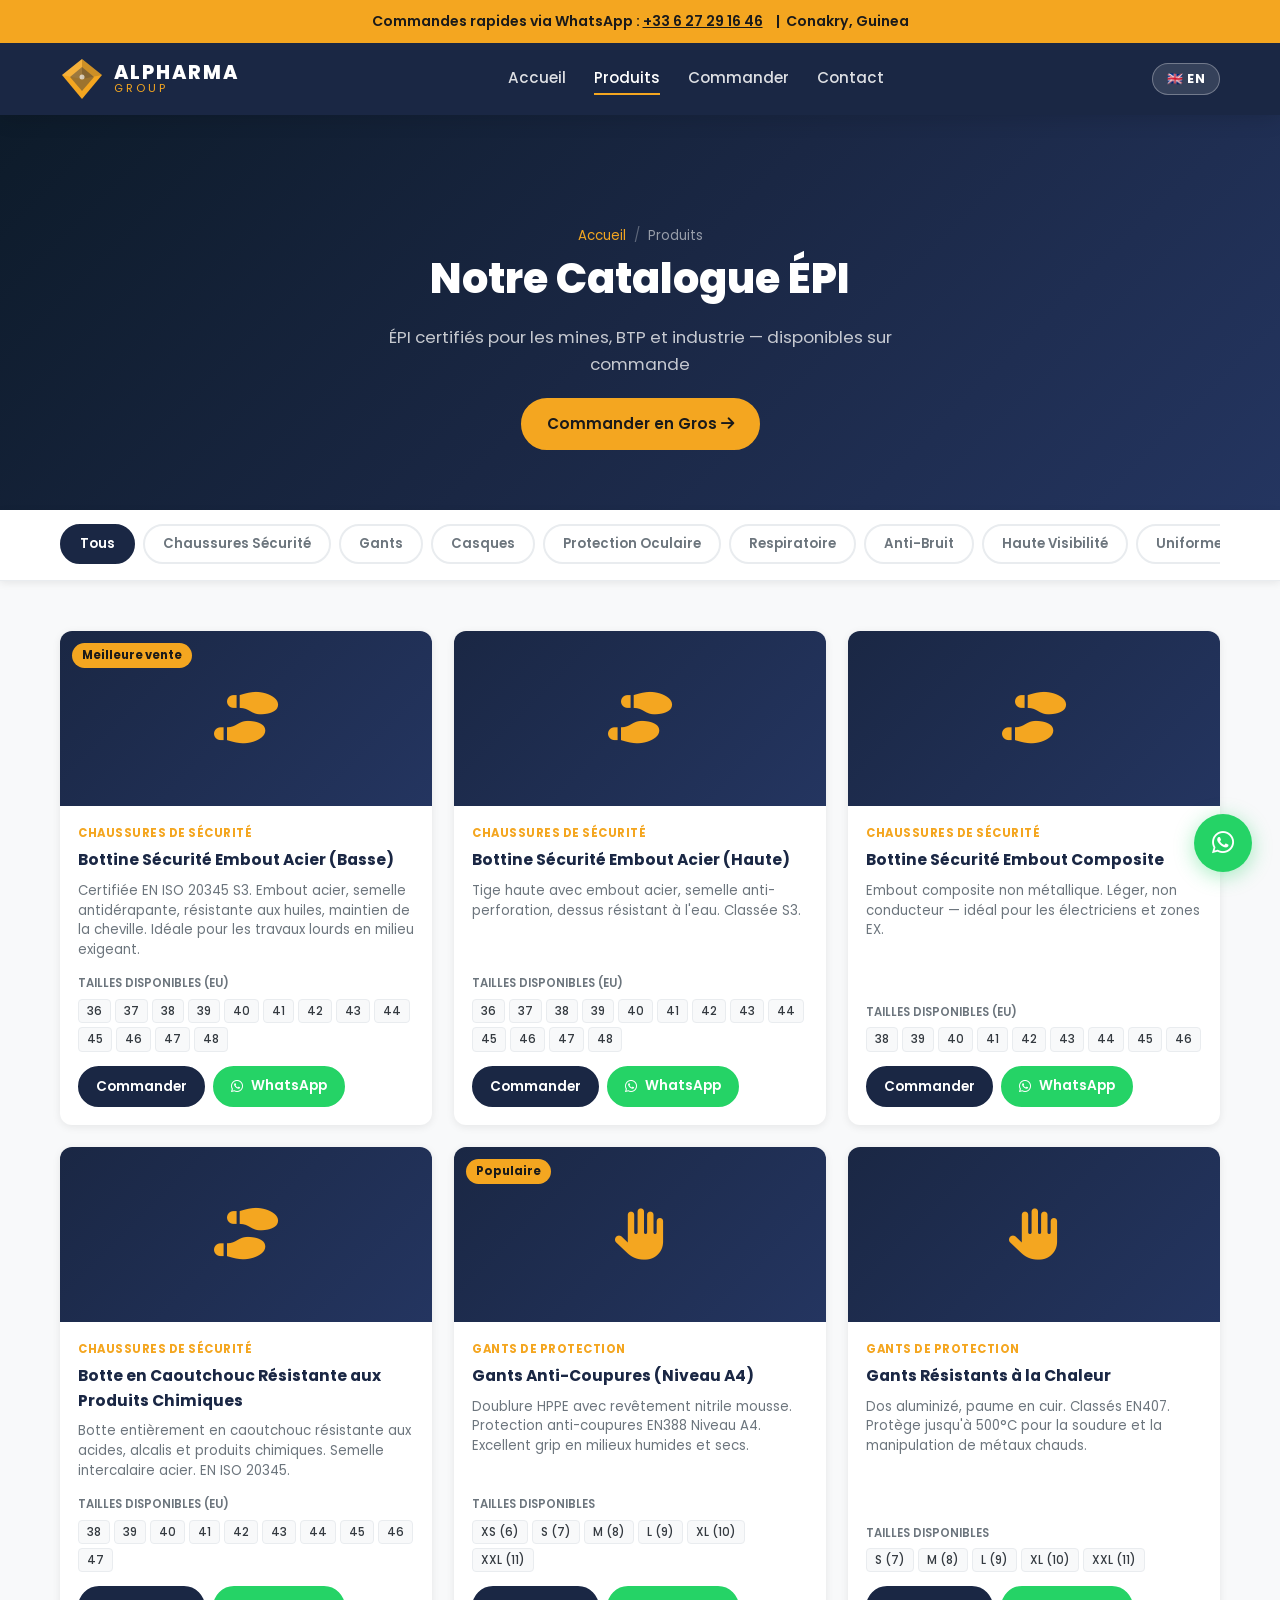
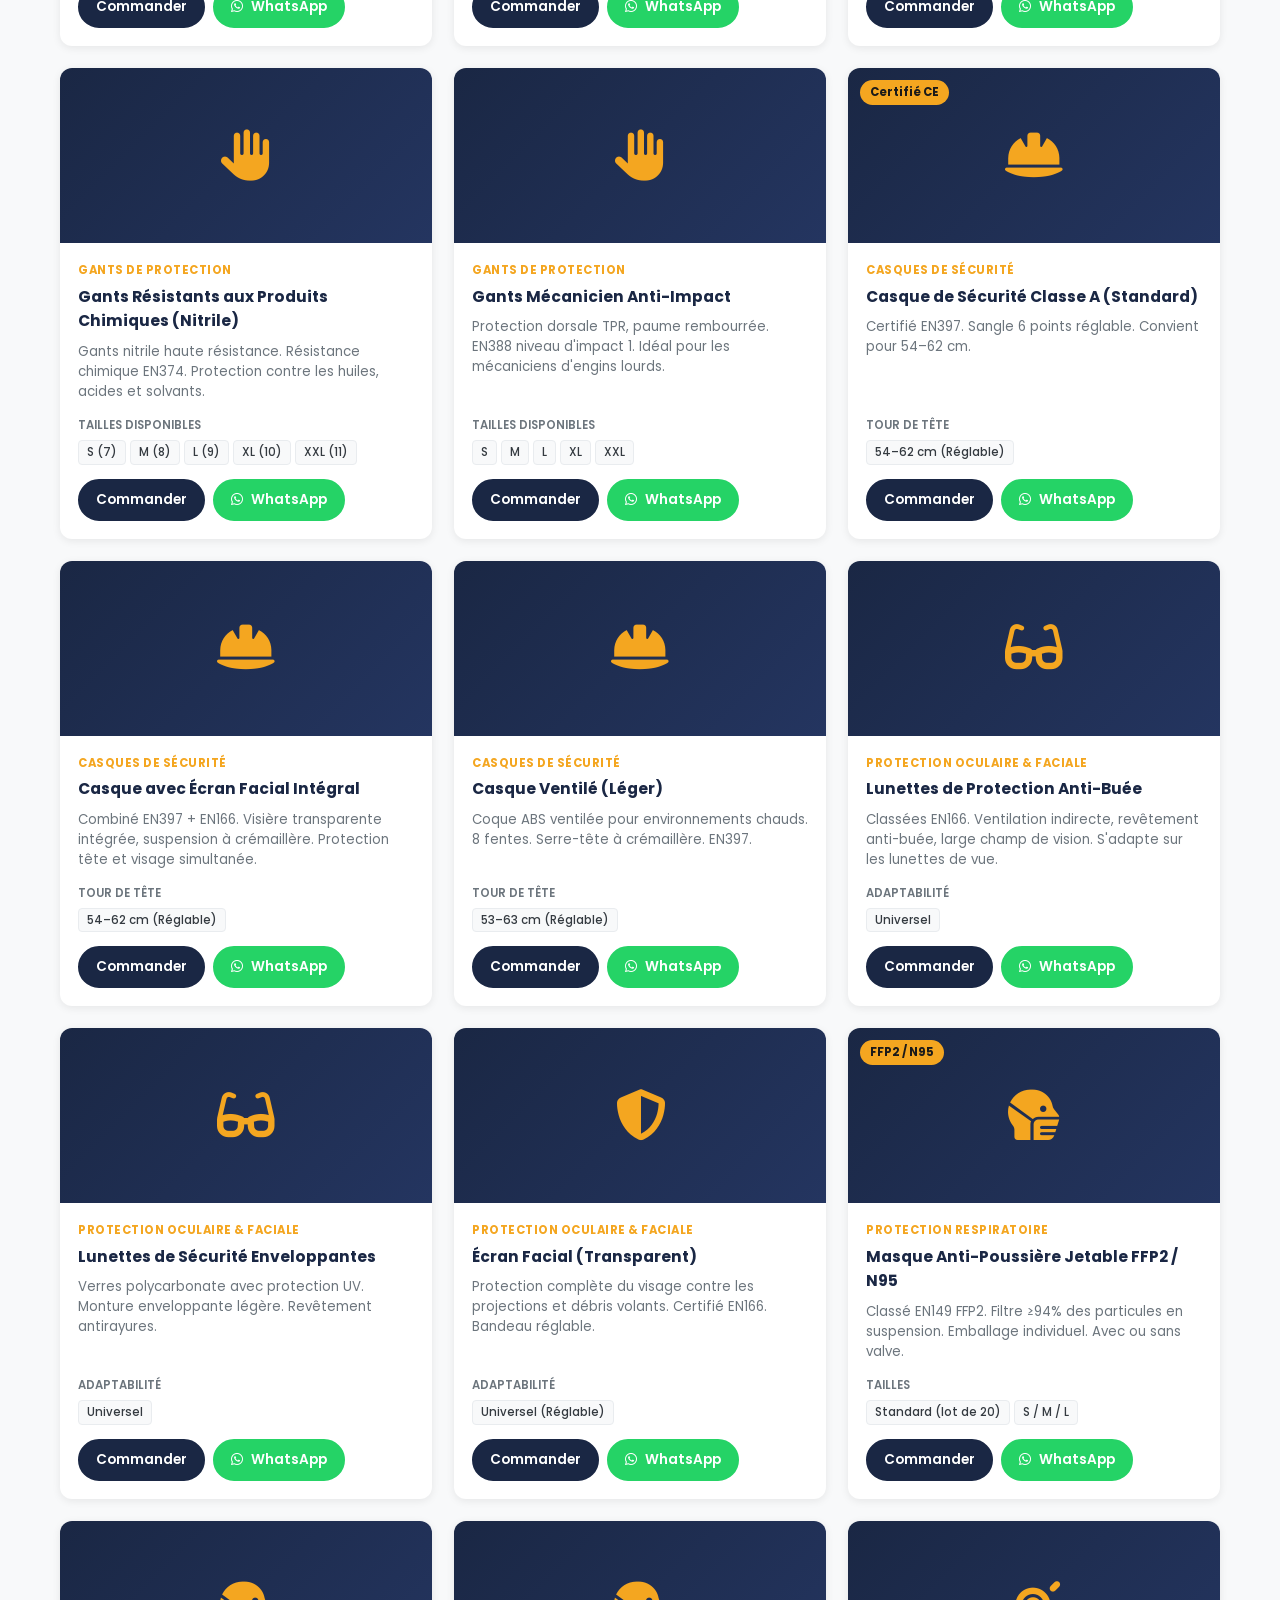
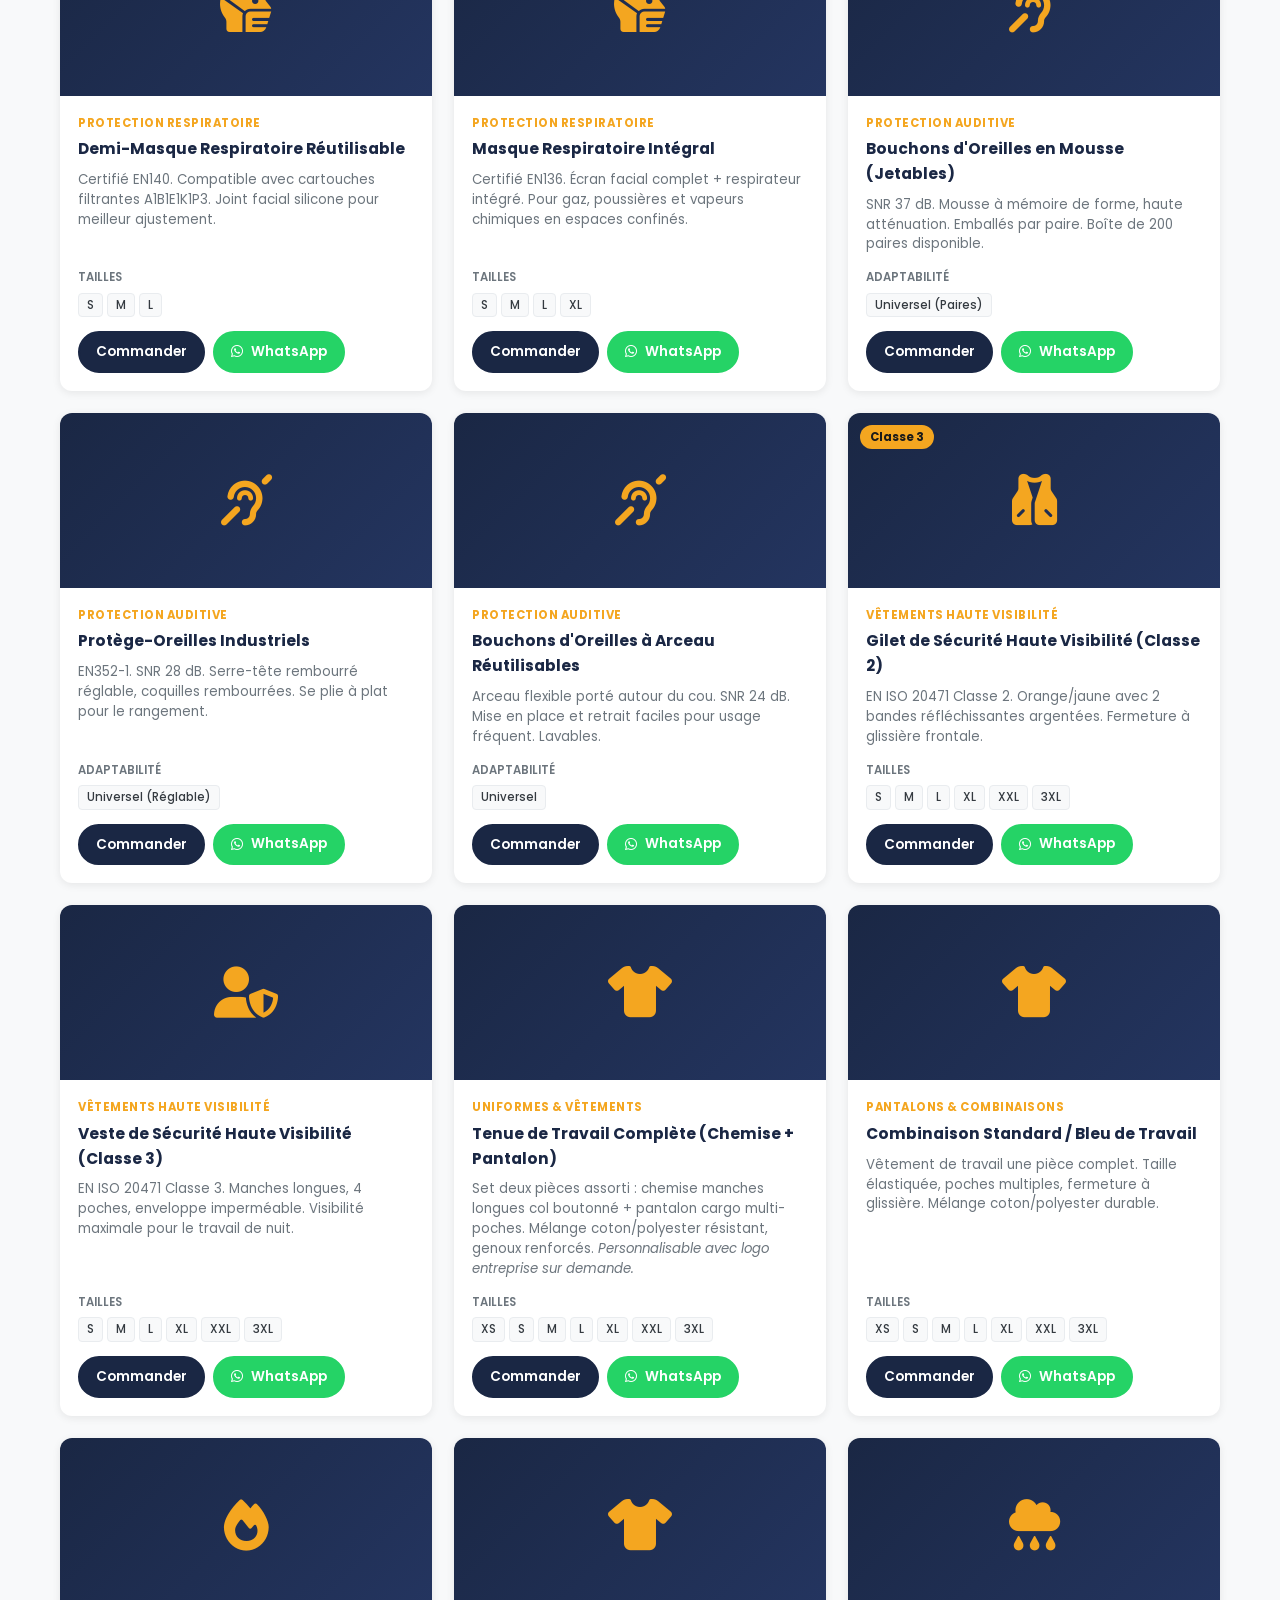
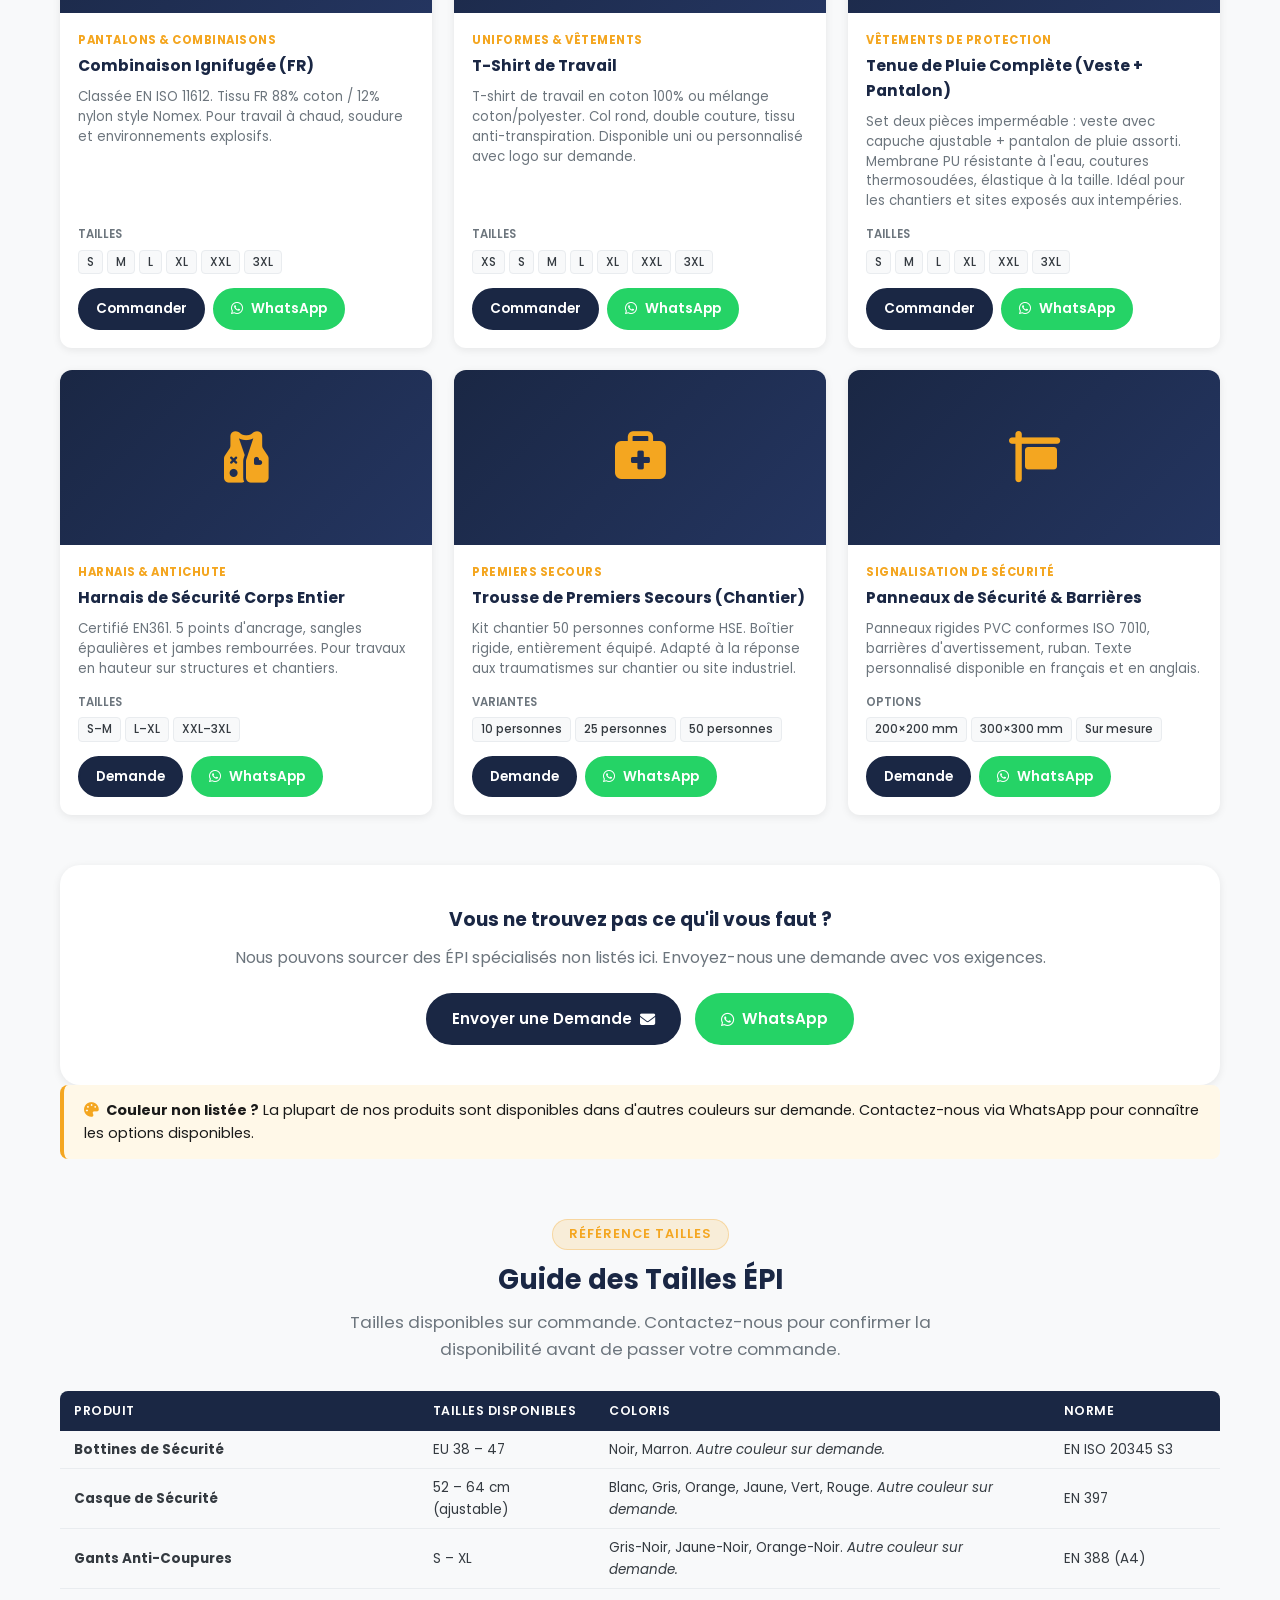
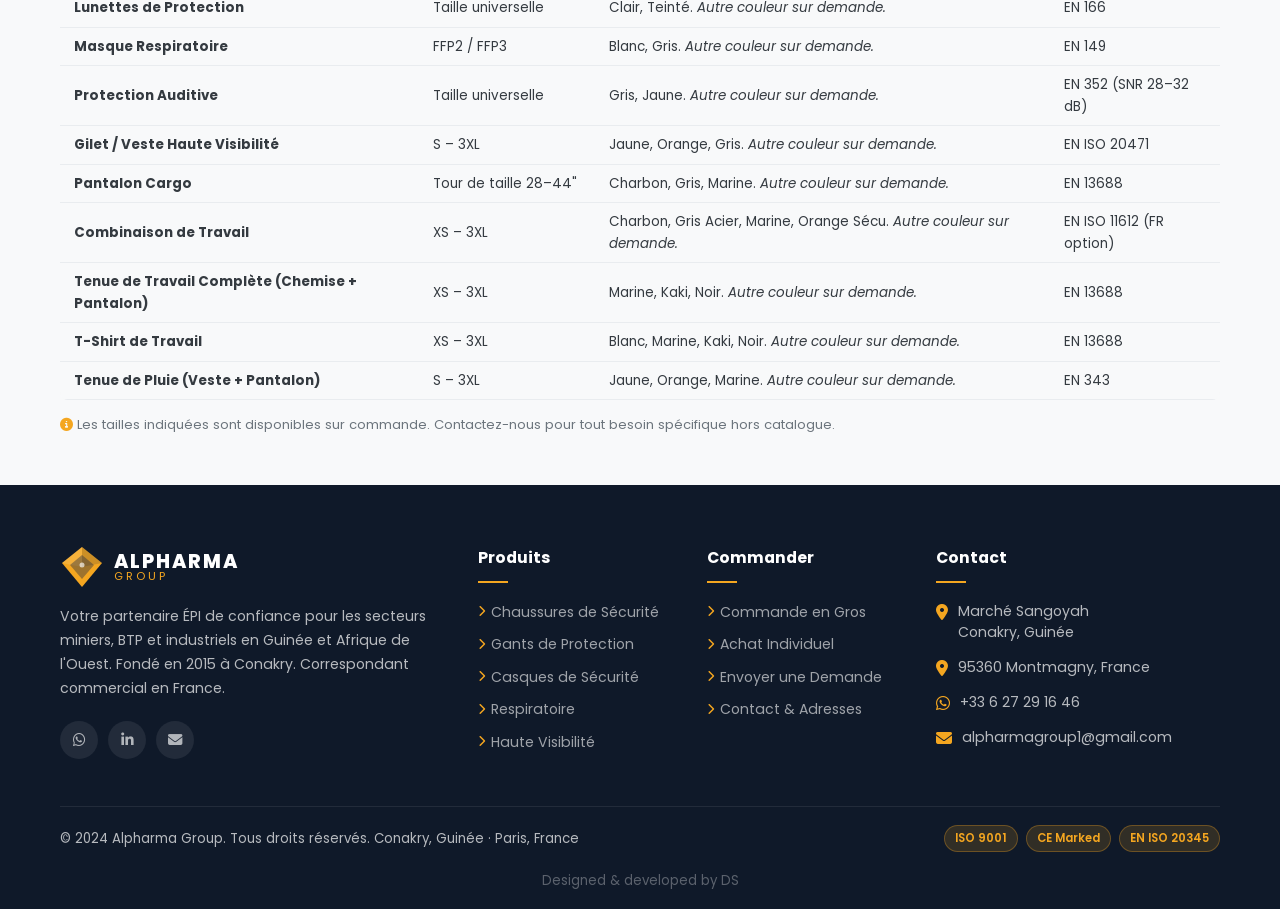
<file: products.html>
<!DOCTYPE html>
<html lang="fr" id="htmlRoot">
<head>
  <meta charset="UTF-8">
  <meta name="viewport" content="width=device-width, initial-scale=1.0">
  <title>Products — Alpharma Group | Certified PPE Guinea</title>
  <meta name="description" content="Browse Alpharma Group's full range of certified PPE: safety boots (EU 36-48), gloves, helmets, goggles, respirators, hearing protection, hi-vis workwear and more.">
  <!-- TODO: replace alpharmagroup.com with your real domain before going live -->
  <link rel="canonical" href="https://alpharmagroup.com/products.html">
  <link rel="icon" type="image/svg+xml" href="favicon.svg">
  <meta property="og:type" content="website">
  <meta property="og:url" content="https://alpharmagroup.com/products.html">
  <meta property="og:title" content="Products — Alpharma Group | Certified PPE Guinea">
  <meta property="og:description" content="Browse Alpharma Group's full range of certified PPE: safety boots, gloves, helmets, goggles, respirators, hearing protection and hi-vis workwear for mining.">
  <meta property="og:image" content="https://alpharmagroup.com/og-image.png">
  <link rel="stylesheet" href="css/style.css">
  <link rel="preconnect" href="https://fonts.googleapis.com">
  <link rel="preconnect" href="https://fonts.gstatic.com" crossorigin>
  <link href="https://fonts.googleapis.com/css2?family=Poppins:wght@300;400;500;600;700;800&display=swap" rel="stylesheet">
  <link rel="stylesheet" href="https://cdnjs.cloudflare.com/ajax/libs/font-awesome/6.5.0/css/all.min.css">
  <script type="application/ld+json">
  {
    "@context": "https://schema.org",
    "@type": "LocalBusiness",
    "name": "Alpharma Group",
    "url": "https://alpharmagroup.com",
    "description": "Certified PPE distributor for mining companies in Guinea and West Africa. Safety boots, gloves, helmets, respirators, hi-vis workwear and more.",
    "telephone": ["+224611408054", "+224610747600", "+33627291646"],
    "email": "alpharmagroup1@gmail.com",
    "foundingDate": "2015",
    "address": {
      "@type": "PostalAddress",
      "streetAddress": "Marché Sangoyah",
      "addressLocality": "Conakry",
      "addressCountry": "GN"
    },
    "areaServed": ["Guinea", "West Africa"],
    "openingHoursSpecification": [{
      "@type": "OpeningHoursSpecification",
      "dayOfWeek": ["Monday","Tuesday","Wednesday","Thursday","Friday","Saturday"],
      "opens": "08:00",
      "closes": "18:00"
    }]
  }
  </script>
</head>
<body>

  <!-- Alert Bar -->
  <div class="alert-bar">

    <span>
      <span class="fr-text">Commandes rapides via WhatsApp :</span>
      <span class="en-text">Quick orders via WhatsApp:</span>
      <a href="https://wa.me/+33627291646?text=Bonjour%20Alpharma%20Group%2C%20je%20souhaite%20passer%20une%20commande." target="_blank">+33 6 27 29 16 46</a>
    </span>
    <span>&nbsp;|&nbsp; Conakry, Guinea</span>
  </div>

  <!-- Navbar -->
  <nav class="navbar page-nav" id="navbar">
    <div class="container">
      <a href="index.html" class="logo">
        <span class="logo-icon"><svg xmlns="http://www.w3.org/2000/svg" viewBox="0 0 44 44" fill="none" aria-hidden="true"><polygon points="22,2 42,18 22,42 2,18" fill="#f4a620"/><polygon points="22,2 42,18 22,22" fill="#1a2744" opacity=".18"/><polygon points="22,2 2,18 22,22" fill="#fff" opacity=".12"/><polygon points="22,10 34,20 22,34 10,20" fill="#1a2744" opacity=".4"/><circle cx="22" cy="20" r="2.5" fill="#fff" opacity=".65"/></svg></span>
        <div class="logo-text">
          <span class="logo-name">ALPHARMA</span>
          <span class="logo-sub">GROUP</span>
        </div>
      </a>
      <div class="nav-links" id="navLinks">
        <a href="index.html"><span class="fr-text">Accueil</span><span class="en-text">Home</span></a>
        <a href="products.html" class="active"><span class="fr-text">Produits</span><span class="en-text">Products</span></a>
        <a href="order.html"><span class="fr-text">Commander</span><span class="en-text">Order</span></a>
        <a href="contact.html"><span class="fr-text">Contact</span><span class="en-text">Contact</span></a>
      </div>
      <button class="lang-toggle" id="langToggle" title="Changer de langue / Switch language">
        <span class="fr-text">🇬🇧 EN</span>
        <span class="en-text">🇫🇷 FR</span>
      </button>
      <button class="nav-toggle" id="navToggle" aria-label="Toggle menu">
        <span></span><span></span><span></span>
      </button>
    </div>
  </nav>

  <!-- Page Hero -->
  <section class="page-hero">
    <div class="container">
      <div class="breadcrumb">
        <a href="index.html"><span class="fr-text">Accueil</span><span class="en-text">Home</span></a>
        <span class="sep">/</span>
        <span><span class="fr-text">Produits</span><span class="en-text">Products</span></span>
      </div>
      <h1><span class="fr-text">Notre Catalogue ÉPI</span><span class="en-text">Our PPE Catalog</span></h1>
      <p><span class="fr-text">ÉPI certifiés pour les mines, BTP et industrie — disponibles sur commande</span><span class="en-text">Certified PPE for mining, construction and industry — available on order</span></p>
      <a href="order.html#bulk" class="btn btn-primary">
        <span class="fr-text">Commander en Gros <i class="fas fa-arrow-right"></i></span>
        <span class="en-text">Start Bulk Order <i class="fas fa-arrow-right"></i></span>
      </a>
    </div>
  </section>

  <!-- Filter Tabs -->
  <div class="product-filters">
    <div class="container">
      <div class="filter-tabs">
        <button class="filter-tab active" data-filter="all"><span class="fr-text">Tous</span><span class="en-text">All Products</span></button>
        <button class="filter-tab" data-filter="boots"><span class="fr-text">Chaussures Sécurité</span><span class="en-text">Safety Footwear</span></button>
        <button class="filter-tab" data-filter="gloves"><span class="fr-text">Gants</span><span class="en-text">Gloves</span></button>
        <button class="filter-tab" data-filter="helmets"><span class="fr-text">Casques</span><span class="en-text">Helmets</span></button>
        <button class="filter-tab" data-filter="eye"><span class="fr-text">Protection Oculaire</span><span class="en-text">Eye &amp; Face</span></button>
        <button class="filter-tab" data-filter="respiratory"><span class="fr-text">Respiratoire</span><span class="en-text">Respiratory</span></button>
        <button class="filter-tab" data-filter="hearing"><span class="fr-text">Anti-Bruit</span><span class="en-text">Hearing</span></button>
        <button class="filter-tab" data-filter="body"><span class="fr-text">Haute Visibilité</span><span class="en-text">Hi-Vis &amp; Workwear</span></button>
        <button class="filter-tab" data-filter="trousers"><span class="fr-text">Uniformes &amp; Vêtements</span><span class="en-text">Uniforms &amp; Workwear</span></button>
        <button class="filter-tab" data-filter="other"><span class="fr-text">Harnais &amp; Autres</span><span class="en-text">Harness &amp; Other</span></button>
      </div>
    </div>
  </div>

  <!-- Products Grid -->
  <section class="products-section">
    <div class="container">
      <div class="products-grid" id="productsGrid">

        <!-- SAFETY FOOTWEAR -->
        <div class="product-card" data-category="boots">
          <div class="product-img"><i class="fas fa-shoe-prints"></i><span class="product-badge"><span class="fr-text">Meilleure vente</span><span class="en-text">Bestseller</span></span></div>
          <div class="product-info">
            <div class="product-cat-tag"><span class="fr-text">Chaussures de Sécurité</span><span class="en-text">Safety Footwear</span></div>
            <h3><span class="fr-text">Bottine Sécurité Embout Acier (Basse)</span><span class="en-text">Steel Toe Safety Boot (Low)</span></h3>
            <p><span class="fr-text">Certifiée EN ISO 20345 S3. Embout acier, semelle antidérapante, résistante aux huiles, maintien de la cheville. Idéale pour les travaux lourds en milieu exigeant.</span><span class="en-text">EN ISO 20345 S3 certified. Steel toe cap, anti-slip sole, oil-resistant, ankle support. Ideal for heavy-duty industrial and construction work.</span></p>
            <div class="product-sizes">
              <div class="sizes-label"><span class="fr-text">Tailles Disponibles (EU)</span><span class="en-text">Available Sizes (EU)</span></div>
              <div class="sizes-list">
                <span class="size-chip">36</span><span class="size-chip">37</span><span class="size-chip">38</span>
                <span class="size-chip">39</span><span class="size-chip">40</span><span class="size-chip">41</span>
                <span class="size-chip">42</span><span class="size-chip">43</span><span class="size-chip">44</span>
                <span class="size-chip">45</span><span class="size-chip">46</span><span class="size-chip">47</span>
                <span class="size-chip">48</span>
              </div>
            </div>
            <div class="product-actions">
              <a href="order.html#bulk" class="btn btn-secondary btn-sm"><span class="fr-text">Commander</span><span class="en-text">Bulk Order</span></a>
              <button class="btn btn-whatsapp btn-sm" onclick="inquireProduct('Steel Toe Safety Boot (Low)')"><i class="fab fa-whatsapp"></i> <span class="fr-text">WhatsApp</span><span class="en-text">WhatsApp</span></button>
            </div>
          </div>
        </div>

        <div class="product-card" data-category="boots">
          <div class="product-img"><i class="fas fa-shoe-prints"></i></div>
          <div class="product-info">
            <div class="product-cat-tag"><span class="fr-text">Chaussures de Sécurité</span><span class="en-text">Safety Footwear</span></div>
            <h3><span class="fr-text">Bottine Sécurité Embout Acier (Haute)</span><span class="en-text">Steel Toe Safety Boot (High)</span></h3>
            <p><span class="fr-text">Tige haute avec embout acier, semelle anti-perforation, dessus résistant à l'eau. Classée S3.</span><span class="en-text">High-leg ankle boot with steel toe cap, puncture-resistant midsole, water-resistant upper. S3 rated.</span></p>
            <div class="product-sizes">
              <div class="sizes-label"><span class="fr-text">Tailles Disponibles (EU)</span><span class="en-text">Available Sizes (EU)</span></div>
              <div class="sizes-list">
                <span class="size-chip">36</span><span class="size-chip">37</span><span class="size-chip">38</span>
                <span class="size-chip">39</span><span class="size-chip">40</span><span class="size-chip">41</span>
                <span class="size-chip">42</span><span class="size-chip">43</span><span class="size-chip">44</span>
                <span class="size-chip">45</span><span class="size-chip">46</span><span class="size-chip">47</span>
                <span class="size-chip">48</span>
              </div>
            </div>
            <div class="product-actions">
              <a href="order.html#bulk" class="btn btn-secondary btn-sm"><span class="fr-text">Commander</span><span class="en-text">Bulk Order</span></a>
              <button class="btn btn-whatsapp btn-sm" onclick="inquireProduct('Steel Toe Safety Boot (High)')"><i class="fab fa-whatsapp"></i> <span class="fr-text">WhatsApp</span><span class="en-text">WhatsApp</span></button>
            </div>
          </div>
        </div>

        <div class="product-card" data-category="boots">
          <div class="product-img"><i class="fas fa-shoe-prints"></i></div>
          <div class="product-info">
            <div class="product-cat-tag"><span class="fr-text">Chaussures de Sécurité</span><span class="en-text">Safety Footwear</span></div>
            <h3><span class="fr-text">Bottine Sécurité Embout Composite</span><span class="en-text">Composite Toe Safety Boot</span></h3>
            <p><span class="fr-text">Embout composite non métallique. Léger, non conducteur — idéal pour les électriciens et zones EX.</span><span class="en-text">Non-metallic composite toe cap. Lightweight, non-conductive — ideal for electricians and EX-zones.</span></p>
            <div class="product-sizes">
              <div class="sizes-label"><span class="fr-text">Tailles Disponibles (EU)</span><span class="en-text">Available Sizes (EU)</span></div>
              <div class="sizes-list">
                <span class="size-chip">38</span><span class="size-chip">39</span><span class="size-chip">40</span>
                <span class="size-chip">41</span><span class="size-chip">42</span><span class="size-chip">43</span>
                <span class="size-chip">44</span><span class="size-chip">45</span><span class="size-chip">46</span>
              </div>
            </div>
            <div class="product-actions">
              <a href="order.html#bulk" class="btn btn-secondary btn-sm"><span class="fr-text">Commander</span><span class="en-text">Bulk Order</span></a>
              <button class="btn btn-whatsapp btn-sm" onclick="inquireProduct('Composite Toe Safety Boot')"><i class="fab fa-whatsapp"></i> <span class="fr-text">WhatsApp</span><span class="en-text">WhatsApp</span></button>
            </div>
          </div>
        </div>

        <div class="product-card" data-category="boots">
          <div class="product-img"><i class="fas fa-shoe-prints"></i></div>
          <div class="product-info">
            <div class="product-cat-tag"><span class="fr-text">Chaussures de Sécurité</span><span class="en-text">Safety Footwear</span></div>
            <h3><span class="fr-text">Botte en Caoutchouc Résistante aux Produits Chimiques</span><span class="en-text">Chemical Resistant Gumboot</span></h3>
            <p><span class="fr-text">Botte entièrement en caoutchouc résistante aux acides, alcalis et produits chimiques. Semelle intercalaire acier. EN ISO 20345.</span><span class="en-text">Full rubber gumboot resistant to acids, alkalis and chemicals. Steel midsole. EN ISO 20345.</span></p>
            <div class="product-sizes">
              <div class="sizes-label"><span class="fr-text">Tailles Disponibles (EU)</span><span class="en-text">Available Sizes (EU)</span></div>
              <div class="sizes-list">
                <span class="size-chip">38</span><span class="size-chip">39</span><span class="size-chip">40</span>
                <span class="size-chip">41</span><span class="size-chip">42</span><span class="size-chip">43</span>
                <span class="size-chip">44</span><span class="size-chip">45</span><span class="size-chip">46</span>
                <span class="size-chip">47</span>
              </div>
            </div>
            <div class="product-actions">
              <a href="order.html#bulk" class="btn btn-secondary btn-sm"><span class="fr-text">Commander</span><span class="en-text">Bulk Order</span></a>
              <button class="btn btn-whatsapp btn-sm" onclick="inquireProduct('Chemical Resistant Gumboot')"><i class="fab fa-whatsapp"></i> <span class="fr-text">WhatsApp</span><span class="en-text">WhatsApp</span></button>
            </div>
          </div>
        </div>

        <!-- GLOVES -->
        <div class="product-card" data-category="gloves">
          <div class="product-img"><i class="fas fa-hand-paper"></i><span class="product-badge"><span class="fr-text">Populaire</span><span class="en-text">Popular</span></span></div>
          <div class="product-info">
            <div class="product-cat-tag"><span class="fr-text">Gants de Protection</span><span class="en-text">Protective Gloves</span></div>
            <h3><span class="fr-text">Gants Anti-Coupures (Niveau A4)</span><span class="en-text">Cut-Resistant Gloves (Level A4)</span></h3>
            <p><span class="fr-text">Doublure HPPE avec revêtement nitrile mousse. Protection anti-coupures EN388 Niveau A4. Excellent grip en milieux humides et secs.</span><span class="en-text">HPPE liner with nitrile foam coating. EN388 Level A4 cut protection. Excellent grip in wet &amp; dry.</span></p>
            <div class="product-sizes">
              <div class="sizes-label"><span class="fr-text">Tailles Disponibles</span><span class="en-text">Available Sizes</span></div>
              <div class="sizes-list">
                <span class="size-chip">XS (6)</span><span class="size-chip">S (7)</span>
                <span class="size-chip">M (8)</span><span class="size-chip">L (9)</span>
                <span class="size-chip">XL (10)</span><span class="size-chip">XXL (11)</span>
              </div>
            </div>
            <div class="product-actions">
              <a href="order.html#bulk" class="btn btn-secondary btn-sm"><span class="fr-text">Commander</span><span class="en-text">Bulk Order</span></a>
              <button class="btn btn-whatsapp btn-sm" onclick="inquireProduct('Cut-Resistant Gloves Level A4')"><i class="fab fa-whatsapp"></i> <span class="fr-text">WhatsApp</span><span class="en-text">WhatsApp</span></button>
            </div>
          </div>
        </div>

        <div class="product-card" data-category="gloves">
          <div class="product-img"><i class="fas fa-hand-paper"></i></div>
          <div class="product-info">
            <div class="product-cat-tag"><span class="fr-text">Gants de Protection</span><span class="en-text">Protective Gloves</span></div>
            <h3><span class="fr-text">Gants Résistants à la Chaleur</span><span class="en-text">Heat-Resistant Gloves</span></h3>
            <p><span class="fr-text">Dos aluminizé, paume en cuir. Classés EN407. Protège jusqu'à 500°C pour la soudure et la manipulation de métaux chauds.</span><span class="en-text">Aluminized back, leather palm. EN407 rated. Protects up to 500°C for welding and hot metal handling.</span></p>
            <div class="product-sizes">
              <div class="sizes-label"><span class="fr-text">Tailles Disponibles</span><span class="en-text">Available Sizes</span></div>
              <div class="sizes-list">
                <span class="size-chip">S (7)</span><span class="size-chip">M (8)</span>
                <span class="size-chip">L (9)</span><span class="size-chip">XL (10)</span><span class="size-chip">XXL (11)</span>
              </div>
            </div>
            <div class="product-actions">
              <a href="order.html#bulk" class="btn btn-secondary btn-sm"><span class="fr-text">Commander</span><span class="en-text">Bulk Order</span></a>
              <button class="btn btn-whatsapp btn-sm" onclick="inquireProduct('Heat-Resistant Gloves')"><i class="fab fa-whatsapp"></i> <span class="fr-text">WhatsApp</span><span class="en-text">WhatsApp</span></button>
            </div>
          </div>
        </div>

        <div class="product-card" data-category="gloves">
          <div class="product-img"><i class="fas fa-hand-paper"></i></div>
          <div class="product-info">
            <div class="product-cat-tag"><span class="fr-text">Gants de Protection</span><span class="en-text">Protective Gloves</span></div>
            <h3><span class="fr-text">Gants Résistants aux Produits Chimiques (Nitrile)</span><span class="en-text">Chemical-Resistant Gloves (Nitrile)</span></h3>
            <p><span class="fr-text">Gants nitrile haute résistance. Résistance chimique EN374. Protection contre les huiles, acides et solvants.</span><span class="en-text">Heavy-duty nitrile gloves. EN374 chemical resistance. Protects against oils, acids and solvents.</span></p>
            <div class="product-sizes">
              <div class="sizes-label"><span class="fr-text">Tailles Disponibles</span><span class="en-text">Available Sizes</span></div>
              <div class="sizes-list">
                <span class="size-chip">S (7)</span><span class="size-chip">M (8)</span>
                <span class="size-chip">L (9)</span><span class="size-chip">XL (10)</span><span class="size-chip">XXL (11)</span>
              </div>
            </div>
            <div class="product-actions">
              <a href="order.html#bulk" class="btn btn-secondary btn-sm"><span class="fr-text">Commander</span><span class="en-text">Bulk Order</span></a>
              <button class="btn btn-whatsapp btn-sm" onclick="inquireProduct('Chemical-Resistant Nitrile Gloves')"><i class="fab fa-whatsapp"></i> <span class="fr-text">WhatsApp</span><span class="en-text">WhatsApp</span></button>
            </div>
          </div>
        </div>

        <div class="product-card" data-category="gloves">
          <div class="product-img"><i class="fas fa-hand-paper"></i></div>
          <div class="product-info">
            <div class="product-cat-tag"><span class="fr-text">Gants de Protection</span><span class="en-text">Protective Gloves</span></div>
            <h3><span class="fr-text">Gants Mécanicien Anti-Impact</span><span class="en-text">Impact-Resistant Mechanic Gloves</span></h3>
            <p><span class="fr-text">Protection dorsale TPR, paume rembourrée. EN388 niveau d'impact 1. Idéal pour les mécaniciens d'engins lourds.</span><span class="en-text">TPR dorsal protection, padded palm. EN388 impact level 1. Ideal for heavy equipment mechanics.</span></p>
            <div class="product-sizes">
              <div class="sizes-label"><span class="fr-text">Tailles Disponibles</span><span class="en-text">Available Sizes</span></div>
              <div class="sizes-list">
                <span class="size-chip">S</span><span class="size-chip">M</span>
                <span class="size-chip">L</span><span class="size-chip">XL</span><span class="size-chip">XXL</span>
              </div>
            </div>
            <div class="product-actions">
              <a href="order.html#bulk" class="btn btn-secondary btn-sm"><span class="fr-text">Commander</span><span class="en-text">Bulk Order</span></a>
              <button class="btn btn-whatsapp btn-sm" onclick="inquireProduct('Impact-Resistant Mechanic Gloves')"><i class="fab fa-whatsapp"></i> <span class="fr-text">WhatsApp</span><span class="en-text">WhatsApp</span></button>
            </div>
          </div>
        </div>

        <!-- HELMETS -->
        <div class="product-card" data-category="helmets">
          <div class="product-img"><i class="fas fa-hard-hat"></i><span class="product-badge"><span class="fr-text">Certifié CE</span><span class="en-text">CE Certified</span></span></div>
          <div class="product-info">
            <div class="product-cat-tag"><span class="fr-text">Casques de Sécurité</span><span class="en-text">Safety Helmets</span></div>
            <h3><span class="fr-text">Casque de Sécurité Classe A (Standard)</span><span class="en-text">Class A Hard Hat (Standard)</span></h3>
            <p><span class="fr-text">Certifié EN397. Sangle 6 points réglable. Convient pour 54–62 cm.</span><span class="en-text">EN397 certified. Adjustable 6-point harness. Fits 54–62 cm.</span></p>
            <div class="product-sizes">
              <div class="sizes-label"><span class="fr-text">Tour de Tête</span><span class="en-text">Fits Head Circumference</span></div>
              <div class="sizes-list">
                <span class="size-chip"><span class="fr-text">54–62 cm (Réglable)</span><span class="en-text">54–62 cm (Adjustable)</span></span>
              </div>
            </div>
            <div class="product-actions">
              <a href="order.html#bulk" class="btn btn-secondary btn-sm"><span class="fr-text">Commander</span><span class="en-text">Bulk Order</span></a>
              <button class="btn btn-whatsapp btn-sm" onclick="inquireProduct('Class A Hard Hat (Standard)')"><i class="fab fa-whatsapp"></i> <span class="fr-text">WhatsApp</span><span class="en-text">WhatsApp</span></button>
            </div>
          </div>
        </div>

        <div class="product-card" data-category="helmets">
          <div class="product-img"><i class="fas fa-hard-hat"></i></div>
          <div class="product-info">
            <div class="product-cat-tag"><span class="fr-text">Casques de Sécurité</span><span class="en-text">Safety Helmets</span></div>
            <h3><span class="fr-text">Casque avec Écran Facial Intégral</span><span class="en-text">Hard Hat with Full-Face Visor</span></h3>
            <p><span class="fr-text">Combiné EN397 + EN166. Visière transparente intégrée, suspension à crémaillère. Protection tête et visage simultanée.</span><span class="en-text">EN397 + EN166 combo. Integrated clear visor, ratchet suspension. Protects head &amp; face together.</span></p>
            <div class="product-sizes">
              <div class="sizes-label"><span class="fr-text">Tour de Tête</span><span class="en-text">Fits Head Circumference</span></div>
              <div class="sizes-list"><span class="size-chip"><span class="fr-text">54–62 cm (Réglable)</span><span class="en-text">54–62 cm (Adjustable)</span></span></div>
            </div>
            <div class="product-actions">
              <a href="order.html#bulk" class="btn btn-secondary btn-sm"><span class="fr-text">Commander</span><span class="en-text">Bulk Order</span></a>
              <button class="btn btn-whatsapp btn-sm" onclick="inquireProduct('Hard Hat with Full-Face Visor')"><i class="fab fa-whatsapp"></i> <span class="fr-text">WhatsApp</span><span class="en-text">WhatsApp</span></button>
            </div>
          </div>
        </div>

        <div class="product-card" data-category="helmets">
          <div class="product-img"><i class="fas fa-hard-hat"></i></div>
          <div class="product-info">
            <div class="product-cat-tag"><span class="fr-text">Casques de Sécurité</span><span class="en-text">Safety Helmets</span></div>
            <h3><span class="fr-text">Casque Ventilé (Léger)</span><span class="en-text">Vented Hard Hat (Lightweight)</span></h3>
            <p><span class="fr-text">Coque ABS ventilée pour environnements chauds. 8 fentes. Serre-tête à crémaillère. EN397.</span><span class="en-text">Ventilated ABS shell for hot environments. 8 slots. Ratchet headband. EN397.</span></p>
            <div class="product-sizes">
              <div class="sizes-label"><span class="fr-text">Tour de Tête</span><span class="en-text">Fits Head Circumference</span></div>
              <div class="sizes-list"><span class="size-chip"><span class="fr-text">53–63 cm (Réglable)</span><span class="en-text">53–63 cm (Adjustable)</span></span></div>
            </div>
            <div class="product-actions">
              <a href="order.html#bulk" class="btn btn-secondary btn-sm"><span class="fr-text">Commander</span><span class="en-text">Bulk Order</span></a>
              <button class="btn btn-whatsapp btn-sm" onclick="inquireProduct('Vented Hard Hat (Lightweight)')"><i class="fab fa-whatsapp"></i> <span class="fr-text">WhatsApp</span><span class="en-text">WhatsApp</span></button>
            </div>
          </div>
        </div>

        <!-- EYE & FACE -->
        <div class="product-card" data-category="eye">
          <div class="product-img"><i class="fas fa-glasses"></i></div>
          <div class="product-info">
            <div class="product-cat-tag"><span class="fr-text">Protection Oculaire &amp; Faciale</span><span class="en-text">Eye &amp; Face Protection</span></div>
            <h3><span class="fr-text">Lunettes de Protection Anti-Buée</span><span class="en-text">Anti-Fog Safety Goggles</span></h3>
            <p><span class="fr-text">Classées EN166. Ventilation indirecte, revêtement anti-buée, large champ de vision. S'adapte sur les lunettes de vue.</span><span class="en-text">EN166 rated. Indirect ventilation, anti-fog coating, wide field of vision. Fits over prescription glasses.</span></p>
            <div class="product-sizes">
              <div class="sizes-label"><span class="fr-text">Adaptabilité</span><span class="en-text">Fit</span></div>
              <div class="sizes-list"><span class="size-chip"><span class="fr-text">Universel</span><span class="en-text">Universal</span></span></div>
            </div>
            <div class="product-actions">
              <a href="order.html#bulk" class="btn btn-secondary btn-sm"><span class="fr-text">Commander</span><span class="en-text">Bulk Order</span></a>
              <button class="btn btn-whatsapp btn-sm" onclick="inquireProduct('Anti-Fog Safety Goggles')"><i class="fab fa-whatsapp"></i> <span class="fr-text">WhatsApp</span><span class="en-text">WhatsApp</span></button>
            </div>
          </div>
        </div>

        <div class="product-card" data-category="eye">
          <div class="product-img"><i class="fas fa-glasses"></i></div>
          <div class="product-info">
            <div class="product-cat-tag"><span class="fr-text">Protection Oculaire &amp; Faciale</span><span class="en-text">Eye &amp; Face Protection</span></div>
            <h3><span class="fr-text">Lunettes de Sécurité Enveloppantes</span><span class="en-text">Wraparound Safety Glasses</span></h3>
            <p><span class="fr-text">Verres polycarbonate avec protection UV. Monture enveloppante légère. Revêtement antirayures.</span><span class="en-text">Polycarbonate lens with UV protection. Lightweight wraparound design. Scratch-resistant coating.</span></p>
            <div class="product-sizes">
              <div class="sizes-label"><span class="fr-text">Adaptabilité</span><span class="en-text">Fit</span></div>
              <div class="sizes-list"><span class="size-chip"><span class="fr-text">Universel</span><span class="en-text">Universal</span></span></div>
            </div>
            <div class="product-actions">
              <a href="order.html#bulk" class="btn btn-secondary btn-sm"><span class="fr-text">Commander</span><span class="en-text">Bulk Order</span></a>
              <button class="btn btn-whatsapp btn-sm" onclick="inquireProduct('Wraparound Safety Glasses')"><i class="fab fa-whatsapp"></i> <span class="fr-text">WhatsApp</span><span class="en-text">WhatsApp</span></button>
            </div>
          </div>
        </div>

        <div class="product-card" data-category="eye">
          <div class="product-img"><i class="fas fa-shield-alt"></i></div>
          <div class="product-info">
            <div class="product-cat-tag"><span class="fr-text">Protection Oculaire &amp; Faciale</span><span class="en-text">Eye &amp; Face Protection</span></div>
            <h3><span class="fr-text">Écran Facial (Transparent)</span><span class="en-text">Face Shield (Clear)</span></h3>
            <p><span class="fr-text">Protection complète du visage contre les projections et débris volants. Certifié EN166. Bandeau réglable.</span><span class="en-text">Full face protection from splashes and flying debris. EN166 certified. Adjustable headband.</span></p>
            <div class="product-sizes">
              <div class="sizes-label"><span class="fr-text">Adaptabilité</span><span class="en-text">Fit</span></div>
              <div class="sizes-list"><span class="size-chip"><span class="fr-text">Universel (Réglable)</span><span class="en-text">Universal (Adjustable)</span></span></div>
            </div>
            <div class="product-actions">
              <a href="order.html#bulk" class="btn btn-secondary btn-sm"><span class="fr-text">Commander</span><span class="en-text">Bulk Order</span></a>
              <button class="btn btn-whatsapp btn-sm" onclick="inquireProduct('Face Shield (Clear)')"><i class="fab fa-whatsapp"></i> <span class="fr-text">WhatsApp</span><span class="en-text">WhatsApp</span></button>
            </div>
          </div>
        </div>

        <!-- RESPIRATORY -->
        <div class="product-card" data-category="respiratory">
          <div class="product-img"><i class="fas fa-head-side-mask"></i><span class="product-badge">FFP2 / N95</span></div>
          <div class="product-info">
            <div class="product-cat-tag"><span class="fr-text">Protection Respiratoire</span><span class="en-text">Respiratory Protection</span></div>
            <h3><span class="fr-text">Masque Anti-Poussière Jetable FFP2 / N95</span><span class="en-text">Disposable Dust Mask FFP2 / N95</span></h3>
            <p><span class="fr-text">Classé EN149 FFP2. Filtre ≥94% des particules en suspension. Emballage individuel. Avec ou sans valve.</span><span class="en-text">EN149 FFP2 rated. Filters ≥94% of airborne particles. Individually packed. With or without valve.</span></p>
            <div class="product-sizes">
              <div class="sizes-label"><span class="fr-text">Tailles</span><span class="en-text">Sizes</span></div>
              <div class="sizes-list"><span class="size-chip"><span class="fr-text">Standard (lot de 20)</span><span class="en-text">Standard (pack of 20)</span></span><span class="size-chip">S / M / L</span></div>
            </div>
            <div class="product-actions">
              <a href="order.html#bulk" class="btn btn-secondary btn-sm"><span class="fr-text">Commander</span><span class="en-text">Bulk Order</span></a>
              <button class="btn btn-whatsapp btn-sm" onclick="inquireProduct('Disposable Dust Mask FFP2/N95')"><i class="fab fa-whatsapp"></i> <span class="fr-text">WhatsApp</span><span class="en-text">WhatsApp</span></button>
            </div>
          </div>
        </div>

        <div class="product-card" data-category="respiratory">
          <div class="product-img"><i class="fas fa-head-side-mask"></i></div>
          <div class="product-info">
            <div class="product-cat-tag"><span class="fr-text">Protection Respiratoire</span><span class="en-text">Respiratory Protection</span></div>
            <h3><span class="fr-text">Demi-Masque Respiratoire Réutilisable</span><span class="en-text">Half-Face Reusable Respirator</span></h3>
            <p><span class="fr-text">Certifié EN140. Compatible avec cartouches filtrantes A1B1E1K1P3. Joint facial silicone pour meilleur ajustement.</span><span class="en-text">EN140 certified. Compatible with A1B1E1K1P3 filter cartridges. Silicone face seal for better fit.</span></p>
            <div class="product-sizes">
              <div class="sizes-label"><span class="fr-text">Tailles</span><span class="en-text">Sizes</span></div>
              <div class="sizes-list"><span class="size-chip">S</span><span class="size-chip">M</span><span class="size-chip">L</span></div>
            </div>
            <div class="product-actions">
              <a href="order.html#bulk" class="btn btn-secondary btn-sm"><span class="fr-text">Commander</span><span class="en-text">Bulk Order</span></a>
              <button class="btn btn-whatsapp btn-sm" onclick="inquireProduct('Half-Face Reusable Respirator')"><i class="fab fa-whatsapp"></i> <span class="fr-text">WhatsApp</span><span class="en-text">WhatsApp</span></button>
            </div>
          </div>
        </div>

        <div class="product-card" data-category="respiratory">
          <div class="product-img"><i class="fas fa-head-side-mask"></i></div>
          <div class="product-info">
            <div class="product-cat-tag"><span class="fr-text">Protection Respiratoire</span><span class="en-text">Respiratory Protection</span></div>
            <h3><span class="fr-text">Masque Respiratoire Intégral</span><span class="en-text">Full-Face Respirator</span></h3>
            <p><span class="fr-text">Certifié EN136. Écran facial complet + respirateur intégré. Pour gaz, poussières et vapeurs chimiques en espaces confinés.</span><span class="en-text">EN136 certified. Full face shield + integrated respirator. For gases, dust and chemical vapors in confined spaces.</span></p>
            <div class="product-sizes">
              <div class="sizes-label"><span class="fr-text">Tailles</span><span class="en-text">Sizes</span></div>
              <div class="sizes-list"><span class="size-chip">S</span><span class="size-chip">M</span><span class="size-chip">L</span><span class="size-chip">XL</span></div>
            </div>
            <div class="product-actions">
              <a href="order.html#bulk" class="btn btn-secondary btn-sm"><span class="fr-text">Commander</span><span class="en-text">Bulk Order</span></a>
              <button class="btn btn-whatsapp btn-sm" onclick="inquireProduct('Full-Face Respirator')"><i class="fab fa-whatsapp"></i> <span class="fr-text">WhatsApp</span><span class="en-text">WhatsApp</span></button>
            </div>
          </div>
        </div>

        <!-- HEARING -->
        <div class="product-card" data-category="hearing">
          <div class="product-img"><i class="fas fa-deaf"></i></div>
          <div class="product-info">
            <div class="product-cat-tag"><span class="fr-text">Protection Auditive</span><span class="en-text">Hearing Protection</span></div>
            <h3><span class="fr-text">Bouchons d'Oreilles en Mousse (Jetables)</span><span class="en-text">Foam Ear Plugs (Disposable)</span></h3>
            <p><span class="fr-text">SNR 37 dB. Mousse à mémoire de forme, haute atténuation. Emballés par paire. Boîte de 200 paires disponible.</span><span class="en-text">SNR 37 dB. Slow-rebound foam, high attenuation. Packed in pairs. Box of 200 pairs available.</span></p>
            <div class="product-sizes">
              <div class="sizes-label"><span class="fr-text">Adaptabilité</span><span class="en-text">Fit</span></div>
              <div class="sizes-list"><span class="size-chip"><span class="fr-text">Universel (Paires)</span><span class="en-text">Universal (Pairs)</span></span></div>
            </div>
            <div class="product-actions">
              <a href="order.html#bulk" class="btn btn-secondary btn-sm"><span class="fr-text">Commander</span><span class="en-text">Bulk Order</span></a>
              <button class="btn btn-whatsapp btn-sm" onclick="inquireProduct('Foam Ear Plugs (Disposable)')"><i class="fab fa-whatsapp"></i> <span class="fr-text">WhatsApp</span><span class="en-text">WhatsApp</span></button>
            </div>
          </div>
        </div>

        <div class="product-card" data-category="hearing">
          <div class="product-img"><i class="fas fa-deaf"></i></div>
          <div class="product-info">
            <div class="product-cat-tag"><span class="fr-text">Protection Auditive</span><span class="en-text">Hearing Protection</span></div>
            <h3><span class="fr-text">Protège-Oreilles Industriels</span><span class="en-text">Industrial Ear Muffs</span></h3>
            <p><span class="fr-text">EN352-1. SNR 28 dB. Serre-tête rembourré réglable, coquilles rembourrées. Se plie à plat pour le rangement.</span><span class="en-text">EN352-1. SNR 28 dB. Adjustable padded headband, cushioned ear cups. Folds flat for storage.</span></p>
            <div class="product-sizes">
              <div class="sizes-label"><span class="fr-text">Adaptabilité</span><span class="en-text">Fit</span></div>
              <div class="sizes-list"><span class="size-chip"><span class="fr-text">Universel (Réglable)</span><span class="en-text">Universal (Adjustable)</span></span></div>
            </div>
            <div class="product-actions">
              <a href="order.html#bulk" class="btn btn-secondary btn-sm"><span class="fr-text">Commander</span><span class="en-text">Bulk Order</span></a>
              <button class="btn btn-whatsapp btn-sm" onclick="inquireProduct('Industrial Ear Muffs')"><i class="fab fa-whatsapp"></i> <span class="fr-text">WhatsApp</span><span class="en-text">WhatsApp</span></button>
            </div>
          </div>
        </div>

        <div class="product-card" data-category="hearing">
          <div class="product-img"><i class="fas fa-deaf"></i></div>
          <div class="product-info">
            <div class="product-cat-tag"><span class="fr-text">Protection Auditive</span><span class="en-text">Hearing Protection</span></div>
            <h3><span class="fr-text">Bouchons d'Oreilles à Arceau Réutilisables</span><span class="en-text">Reusable Banded Ear Plugs</span></h3>
            <p><span class="fr-text">Arceau flexible porté autour du cou. SNR 24 dB. Mise en place et retrait faciles pour usage fréquent. Lavables.</span><span class="en-text">Flexible banded design worn around neck. SNR 24 dB. Easy on/off for frequent use. Washable.</span></p>
            <div class="product-sizes">
              <div class="sizes-label"><span class="fr-text">Adaptabilité</span><span class="en-text">Fit</span></div>
              <div class="sizes-list"><span class="size-chip"><span class="fr-text">Universel</span><span class="en-text">Universal</span></span></div>
            </div>
            <div class="product-actions">
              <a href="order.html#bulk" class="btn btn-secondary btn-sm"><span class="fr-text">Commander</span><span class="en-text">Bulk Order</span></a>
              <button class="btn btn-whatsapp btn-sm" onclick="inquireProduct('Reusable Banded Ear Plugs')"><i class="fab fa-whatsapp"></i> <span class="fr-text">WhatsApp</span><span class="en-text">WhatsApp</span></button>
            </div>
          </div>
        </div>

        <!-- HI-VIS & BODY -->
        <div class="product-card" data-category="body">
          <div class="product-img"><i class="fas fa-vest"></i><span class="product-badge"><span class="fr-text">Classe 3</span><span class="en-text">Class 3</span></span></div>
          <div class="product-info">
            <div class="product-cat-tag"><span class="fr-text">Vêtements Haute Visibilité</span><span class="en-text">Hi-Vis Workwear</span></div>
            <h3><span class="fr-text">Gilet de Sécurité Haute Visibilité (Classe 2)</span><span class="en-text">Hi-Vis Safety Vest (Class 2)</span></h3>
            <p><span class="fr-text">EN ISO 20471 Classe 2. Orange/jaune avec 2 bandes réfléchissantes argentées. Fermeture à glissière frontale.</span><span class="en-text">EN ISO 20471 Class 2. Orange/yellow with 2 silver reflective bands. Zip front closure.</span></p>
            <div class="product-sizes">
              <div class="sizes-label"><span class="fr-text">Tailles</span><span class="en-text">Sizes</span></div>
              <div class="sizes-list">
                <span class="size-chip">S</span><span class="size-chip">M</span><span class="size-chip">L</span>
                <span class="size-chip">XL</span><span class="size-chip">XXL</span><span class="size-chip">3XL</span>
              </div>
            </div>
            <div class="product-actions">
              <a href="order.html#bulk" class="btn btn-secondary btn-sm"><span class="fr-text">Commander</span><span class="en-text">Bulk Order</span></a>
              <button class="btn btn-whatsapp btn-sm" onclick="inquireProduct('Hi-Vis Safety Vest Class 2')"><i class="fab fa-whatsapp"></i> <span class="fr-text">WhatsApp</span><span class="en-text">WhatsApp</span></button>
            </div>
          </div>
        </div>

        <div class="product-card" data-category="body">
          <div class="product-img"><i class="fas fa-user-shield"></i></div>
          <div class="product-info">
            <div class="product-cat-tag"><span class="fr-text">Vêtements Haute Visibilité</span><span class="en-text">Hi-Vis Workwear</span></div>
            <h3><span class="fr-text">Veste de Sécurité Haute Visibilité (Classe 3)</span><span class="en-text">Hi-Vis Safety Jacket (Class 3)</span></h3>
            <p><span class="fr-text">EN ISO 20471 Classe 3. Manches longues, 4 poches, enveloppe imperméable. Visibilité maximale pour le travail de nuit.</span><span class="en-text">EN ISO 20471 Class 3. Long sleeve, 4 pockets, waterproof outer. Maximum visibility for night work.</span></p>
            <div class="product-sizes">
              <div class="sizes-label"><span class="fr-text">Tailles</span><span class="en-text">Sizes</span></div>
              <div class="sizes-list">
                <span class="size-chip">S</span><span class="size-chip">M</span><span class="size-chip">L</span>
                <span class="size-chip">XL</span><span class="size-chip">XXL</span><span class="size-chip">3XL</span>
              </div>
            </div>
            <div class="product-actions">
              <a href="order.html#bulk" class="btn btn-secondary btn-sm"><span class="fr-text">Commander</span><span class="en-text">Bulk Order</span></a>
              <button class="btn btn-whatsapp btn-sm" onclick="inquireProduct('Hi-Vis Safety Jacket Class 3')"><i class="fab fa-whatsapp"></i> <span class="fr-text">WhatsApp</span><span class="en-text">WhatsApp</span></button>
            </div>
          </div>
        </div>

        <!-- TROUSERS & COVERALLS -->
        <div class="product-card" data-category="trousers">
          <div class="product-img"><i class="fas fa-tshirt"></i></div>
          <div class="product-info">
            <div class="product-cat-tag"><span class="fr-text">Uniformes &amp; Vêtements</span><span class="en-text">Uniforms &amp; Workwear</span></div>
            <h3><span class="fr-text">Tenue de Travail Complète (Chemise + Pantalon)</span><span class="en-text">Complete Work Uniform (Shirt + Trousers)</span></h3>
            <p><span class="fr-text">Set deux pièces assorti : chemise manches longues col boutonné + pantalon cargo multi-poches. Mélange coton/polyester résistant, genoux renforcés. <em>Personnalisable avec logo entreprise sur demande.</em></span><span class="en-text">Matching two-piece set: button-collar long sleeve shirt + multi-pocket cargo trousers. Heavy cotton/polyester blend, reinforced knees. <em>Customisable with company logo on request.</em></span></p>
            <div class="product-sizes">
              <div class="sizes-label"><span class="fr-text">Tailles</span><span class="en-text">Sizes</span></div>
              <div class="sizes-list">
                <span class="size-chip">XS</span><span class="size-chip">S</span><span class="size-chip">M</span>
                <span class="size-chip">L</span><span class="size-chip">XL</span><span class="size-chip">XXL</span>
                <span class="size-chip">3XL</span>
              </div>
            </div>
            <div class="product-actions">
              <a href="order.html#bulk" class="btn btn-secondary btn-sm"><span class="fr-text">Commander</span><span class="en-text">Bulk Order</span></a>
              <button class="btn btn-whatsapp btn-sm" onclick="inquireProduct('Complete Work Uniform (Shirt + Trousers)')"><i class="fab fa-whatsapp"></i> <span class="fr-text">WhatsApp</span><span class="en-text">WhatsApp</span></button>
            </div>
          </div>
        </div>

        <div class="product-card" data-category="trousers">
          <div class="product-img"><i class="fas fa-tshirt"></i></div>
          <div class="product-info">
            <div class="product-cat-tag"><span class="fr-text">Pantalons &amp; Combinaisons</span><span class="en-text">Trousers &amp; Coveralls</span></div>
            <h3><span class="fr-text">Combinaison Standard / Bleu de Travail</span><span class="en-text">Standard Coverall / Boiler Suit</span></h3>
            <p><span class="fr-text">Vêtement de travail une pièce complet. Taille élastiquée, poches multiples, fermeture à glissière. Mélange coton/polyester durable.</span><span class="en-text">Full one-piece workwear. Elasticated waist, multiple pockets, zip front. Durable cotton/polyester blend.</span></p>
            <div class="product-sizes">
              <div class="sizes-label"><span class="fr-text">Tailles</span><span class="en-text">Sizes</span></div>
              <div class="sizes-list">
                <span class="size-chip">XS</span><span class="size-chip">S</span><span class="size-chip">M</span>
                <span class="size-chip">L</span><span class="size-chip">XL</span><span class="size-chip">XXL</span>
                <span class="size-chip">3XL</span>
              </div>
            </div>
            <div class="product-actions">
              <a href="order.html#bulk" class="btn btn-secondary btn-sm"><span class="fr-text">Commander</span><span class="en-text">Bulk Order</span></a>
              <button class="btn btn-whatsapp btn-sm" onclick="inquireProduct('Standard Coverall / Boiler Suit')"><i class="fab fa-whatsapp"></i> <span class="fr-text">WhatsApp</span><span class="en-text">WhatsApp</span></button>
            </div>
          </div>
        </div>

        <div class="product-card" data-category="trousers">
          <div class="product-img"><i class="fas fa-fire"></i></div>
          <div class="product-info">
            <div class="product-cat-tag"><span class="fr-text">Pantalons &amp; Combinaisons</span><span class="en-text">Trousers &amp; Coveralls</span></div>
            <h3><span class="fr-text">Combinaison Ignifugée (FR)</span><span class="en-text">Flame-Resistant (FR) Coverall</span></h3>
            <p><span class="fr-text">Classée EN ISO 11612. Tissu FR 88% coton / 12% nylon style Nomex. Pour travail à chaud, soudure et environnements explosifs.</span><span class="en-text">EN ISO 11612 rated. 88% cotton / 12% nylon Nomex-style FR fabric. For hot work, welding and explosive environments.</span></p>
            <div class="product-sizes">
              <div class="sizes-label"><span class="fr-text">Tailles</span><span class="en-text">Sizes</span></div>
              <div class="sizes-list">
                <span class="size-chip">S</span><span class="size-chip">M</span><span class="size-chip">L</span>
                <span class="size-chip">XL</span><span class="size-chip">XXL</span><span class="size-chip">3XL</span>
              </div>
            </div>
            <div class="product-actions">
              <a href="order.html#bulk" class="btn btn-secondary btn-sm"><span class="fr-text">Commander</span><span class="en-text">Bulk Order</span></a>
              <button class="btn btn-whatsapp btn-sm" onclick="inquireProduct('Flame-Resistant FR Coverall')"><i class="fab fa-whatsapp"></i> <span class="fr-text">WhatsApp</span><span class="en-text">WhatsApp</span></button>
            </div>
          </div>
        </div>

        <div class="product-card" data-category="trousers">
          <div class="product-img"><i class="fas fa-tshirt"></i></div>
          <div class="product-info">
            <div class="product-cat-tag"><span class="fr-text">Uniformes &amp; Vêtements</span><span class="en-text">Uniforms &amp; Workwear</span></div>
            <h3><span class="fr-text">T-Shirt de Travail</span><span class="en-text">Work T-Shirt</span></h3>
            <p><span class="fr-text">T-shirt de travail en coton 100% ou mélange coton/polyester. Col rond, double couture, tissu anti-transpiration. Disponible uni ou personnalisé avec logo sur demande.</span><span class="en-text">Work t-shirt in 100% cotton or cotton/polyester blend. Round neck, double-stitched, moisture-wicking fabric. Available plain or customised with logo on request.</span></p>
            <div class="product-sizes">
              <div class="sizes-label"><span class="fr-text">Tailles</span><span class="en-text">Sizes</span></div>
              <div class="sizes-list">
                <span class="size-chip">XS</span><span class="size-chip">S</span><span class="size-chip">M</span>
                <span class="size-chip">L</span><span class="size-chip">XL</span><span class="size-chip">XXL</span>
                <span class="size-chip">3XL</span>
              </div>
            </div>
            <div class="product-actions">
              <a href="order.html#bulk" class="btn btn-secondary btn-sm"><span class="fr-text">Commander</span><span class="en-text">Bulk Order</span></a>
              <button class="btn btn-whatsapp btn-sm" onclick="inquireProduct('Work T-Shirt')"><i class="fab fa-whatsapp"></i> <span class="fr-text">WhatsApp</span><span class="en-text">WhatsApp</span></button>
            </div>
          </div>
        </div>

        <div class="product-card" data-category="trousers">
          <div class="product-img"><i class="fas fa-cloud-rain"></i></div>
          <div class="product-info">
            <div class="product-cat-tag"><span class="fr-text">Vêtements de Protection</span><span class="en-text">Protective Outerwear</span></div>
            <h3><span class="fr-text">Tenue de Pluie Complète (Veste + Pantalon)</span><span class="en-text">Complete Rain Suit (Jacket + Trousers)</span></h3>
            <p><span class="fr-text">Set deux pièces imperméable : veste avec capuche ajustable + pantalon de pluie assorti. Membrane PU résistante à l'eau, coutures thermosoudées, élastique à la taille. Idéal pour les chantiers et sites exposés aux intempéries.</span><span class="en-text">Two-piece waterproof set: adjustable-hood jacket + matching rain trousers. PU waterproof membrane, heat-sealed seams, elasticated waist. Ideal for outdoor worksites and construction sites exposed to rain.</span></p>
            <div class="product-sizes">
              <div class="sizes-label"><span class="fr-text">Tailles</span><span class="en-text">Sizes</span></div>
              <div class="sizes-list">
                <span class="size-chip">S</span><span class="size-chip">M</span><span class="size-chip">L</span>
                <span class="size-chip">XL</span><span class="size-chip">XXL</span><span class="size-chip">3XL</span>
              </div>
            </div>
            <div class="product-actions">
              <a href="order.html#bulk" class="btn btn-secondary btn-sm"><span class="fr-text">Commander</span><span class="en-text">Bulk Order</span></a>
              <button class="btn btn-whatsapp btn-sm" onclick="inquireProduct('Complete Rain Suit (Jacket + Trousers)')"><i class="fab fa-whatsapp"></i> <span class="fr-text">WhatsApp</span><span class="en-text">WhatsApp</span></button>
            </div>
          </div>
        </div>

        <!-- OTHER -->
        <div class="product-card" data-category="other">
          <div class="product-img"><i class="fas fa-vest-patches"></i></div>
          <div class="product-info">
            <div class="product-cat-tag"><span class="fr-text">Harnais &amp; Antichute</span><span class="en-text">Harness &amp; Fall Protection</span></div>
            <h3><span class="fr-text">Harnais de Sécurité Corps Entier</span><span class="en-text">Full-Body Safety Harness</span></h3>
            <p><span class="fr-text">Certifié EN361. 5 points d'ancrage, sangles épaulières et jambes rembourrées. Pour travaux en hauteur sur structures et chantiers.</span><span class="en-text">EN361 certified. 5-point attachment, padded shoulder &amp; leg straps. For elevated work on structures and worksites.</span></p>
            <div class="product-sizes">
              <div class="sizes-label"><span class="fr-text">Tailles</span><span class="en-text">Sizes</span></div>
              <div class="sizes-list">
                <span class="size-chip">S–M</span><span class="size-chip">L–XL</span><span class="size-chip">XXL–3XL</span>
              </div>
            </div>
            <div class="product-actions">
              <a href="order.html#inquiry" class="btn btn-secondary btn-sm"><span class="fr-text">Demande</span><span class="en-text">Inquire</span></a>
              <button class="btn btn-whatsapp btn-sm" onclick="inquireProduct('Full-Body Safety Harness')"><i class="fab fa-whatsapp"></i> <span class="fr-text">WhatsApp</span><span class="en-text">WhatsApp</span></button>
            </div>
          </div>
        </div>

        <div class="product-card" data-category="other">
          <div class="product-img"><i class="fas fa-briefcase-medical"></i></div>
          <div class="product-info">
            <div class="product-cat-tag"><span class="fr-text">Premiers Secours</span><span class="en-text">First Aid</span></div>
            <h3><span class="fr-text">Trousse de Premiers Secours (Chantier)</span><span class="en-text">First Aid Kit (Site)</span></h3>
            <p><span class="fr-text">Kit chantier 50 personnes conforme HSE. Boîtier rigide, entièrement équipé. Adapté à la réponse aux traumatismes sur chantier ou site industriel.</span><span class="en-text">HSE-compliant 50-person site kit. Hard case, fully equipped. Suitable for trauma response on construction or industrial sites.</span></p>
            <div class="product-sizes">
              <div class="sizes-label"><span class="fr-text">Variantes</span><span class="en-text">Variants</span></div>
              <div class="sizes-list">
                <span class="size-chip"><span class="fr-text">10 personnes</span><span class="en-text">10-person</span></span><span class="size-chip"><span class="fr-text">25 personnes</span><span class="en-text">25-person</span></span><span class="size-chip"><span class="fr-text">50 personnes</span><span class="en-text">50-person</span></span>
              </div>
            </div>
            <div class="product-actions">
              <a href="order.html#inquiry" class="btn btn-secondary btn-sm"><span class="fr-text">Demande</span><span class="en-text">Inquire</span></a>
              <button class="btn btn-whatsapp btn-sm" onclick="inquireProduct('First Aid Kit (Site)')"><i class="fab fa-whatsapp"></i> <span class="fr-text">WhatsApp</span><span class="en-text">WhatsApp</span></button>
            </div>
          </div>
        </div>

        <div class="product-card" data-category="other">
          <div class="product-img"><i class="fas fa-sign"></i></div>
          <div class="product-info">
            <div class="product-cat-tag"><span class="fr-text">Signalisation de Sécurité</span><span class="en-text">Safety Signage</span></div>
            <h3><span class="fr-text">Panneaux de Sécurité &amp; Barrières</span><span class="en-text">Safety Signs &amp; Barriers</span></h3>
            <p><span class="fr-text">Panneaux rigides PVC conformes ISO 7010, barrières d'avertissement, ruban. Texte personnalisé disponible en français et en anglais.</span><span class="en-text">ISO 7010 compliant rigid PVC signs, warning barriers, tape. Custom text available in French and English.</span></p>
            <div class="product-sizes">
              <div class="sizes-label"><span class="fr-text">Options</span><span class="en-text">Options</span></div>
              <div class="sizes-list">
                <span class="size-chip">200×200 mm</span><span class="size-chip">300×300 mm</span><span class="size-chip"><span class="fr-text">Sur mesure</span><span class="en-text">Custom</span></span>
              </div>
            </div>
            <div class="product-actions">
              <a href="order.html#inquiry" class="btn btn-secondary btn-sm"><span class="fr-text">Demande</span><span class="en-text">Inquire</span></a>
              <button class="btn btn-whatsapp btn-sm" onclick="inquireProduct('Safety Signs & Barriers')"><i class="fab fa-whatsapp"></i> <span class="fr-text">WhatsApp</span><span class="en-text">WhatsApp</span></button>
            </div>
          </div>
        </div>

      </div><!-- /products-grid -->

      <!-- Can't find what you need? -->
      <div style="text-align:center;margin-top:50px;padding:40px;background:var(--white);border-radius:var(--r-lg);box-shadow:var(--shadow-sm);">
        <h3 style="color:var(--primary);margin-bottom:10px;">
          <span class="fr-text">Vous ne trouvez pas ce qu'il vous faut ?</span>
          <span class="en-text">Can't find what you need?</span>
        </h3>
        <p style="color:var(--gray);margin-bottom:22px;">
          <span class="fr-text">Nous pouvons sourcer des ÉPI spécialisés non listés ici. Envoyez-nous une demande avec vos exigences.</span>
          <span class="en-text">We can source specialised PPE not listed here. Send us an inquiry with your requirements.</span>
        </p>
        <div style="display:flex;gap:14px;justify-content:center;flex-wrap:wrap;">
          <a href="order.html#inquiry" class="btn btn-secondary">
            <span class="fr-text">Envoyer une Demande</span><span class="en-text">Send Inquiry</span>
            <i class="fas fa-envelope"></i>
          </a>
          <a href="https://wa.me/+33627291646?text=Bonjour%20Alpharma%20Group%2C%20j%27ai%20besoin%20d%27un%20%C3%89PI%20sp%C3%A9cifique%20non%20list%C3%A9%20sur%20votre%20site." class="btn btn-whatsapp" target="_blank">
            <i class="fab fa-whatsapp"></i>
            <span class="fr-text">WhatsApp</span><span class="en-text">WhatsApp Us</span>
          </a>
        </div>
      </div>

      <!-- Colour note -->
      <div style="background:#fff8e8;border-left:4px solid var(--secondary);padding:14px 20px;border-radius:8px;margin-bottom:28px;font-size:.9rem;"><i class="fas fa-palette" style="color:var(--secondary);margin-right:8px;"></i><span class="fr-text"><strong>Couleur non listée ?</strong> La plupart de nos produits sont disponibles dans d'autres couleurs sur demande. Contactez-nous via WhatsApp pour connaître les options disponibles.</span><span class="en-text"><strong>Colour not listed?</strong> Most of our products are available in additional colours on request. Contact us via WhatsApp to ask about available options.</span></div>

      <!-- Size Chart -->
      <div id="size-chart" style="margin-top:60px;">
        <div class="section-header" style="margin-bottom:28px;">
          <span class="section-tag"><span class="fr-text">Référence Tailles</span><span class="en-text">Size Reference</span></span>
          <h2 style="font-size:1.7rem;"><span class="fr-text">Guide des Tailles ÉPI</span><span class="en-text">PPE Size Guide</span></h2>
          <p><span class="fr-text">Tailles disponibles sur commande. Contactez-nous pour confirmer la disponibilité avant de passer votre commande.</span><span class="en-text">Sizes available on order. Contact us to confirm availability before placing your order.</span></p>
        </div>
        <div class="size-chart">
          <table>
            <thead>
              <tr>
                <th><span class="fr-text">Produit</span><span class="en-text">Product</span></th>
                <th><span class="fr-text">Tailles Disponibles</span><span class="en-text">Sizes Available</span></th>
                <th><span class="fr-text">Coloris</span><span class="en-text">Colours</span></th>
                <th><span class="fr-text">Norme</span><span class="en-text">Standard</span></th>
              </tr>
            </thead>
            <tbody>
              <tr>
                <td><strong><span class="fr-text">Bottines de Sécurité</span><span class="en-text">Safety Boots</span></strong></td>
                <td>EU 38 – 47</td>
                <td><span class="fr-text">Noir, Marron. <em>Autre couleur sur demande.</em></span><span class="en-text">Black, Brown. <em>Other colours on request.</em></span></td>
                <td>EN ISO 20345 S3</td>
              </tr>
              <tr>
                <td><strong><span class="fr-text">Casque de Sécurité</span><span class="en-text">Safety Helmet</span></strong></td>
                <td>52 – 64 cm (<span class="fr-text">ajustable</span><span class="en-text">adjustable</span>)</td>
                <td><span class="fr-text">Blanc, Gris, Orange, Jaune, Vert, Rouge. <em>Autre couleur sur demande.</em></span><span class="en-text">White, Grey, Orange, Yellow, Green, Red. <em>Other colours on request.</em></span></td>
                <td>EN 397</td>
              </tr>
              <tr>
                <td><strong><span class="fr-text">Gants Anti-Coupures</span><span class="en-text">Cut-Resistant Gloves</span></strong></td>
                <td>S – XL</td>
                <td><span class="fr-text">Gris-Noir, Jaune-Noir, Orange-Noir. <em>Autre couleur sur demande.</em></span><span class="en-text">Grey-Black, Yellow-Black, Orange-Black. <em>Other colours on request.</em></span></td>
                <td>EN 388 (A4)</td>
              </tr>
              <tr>
                <td><strong><span class="fr-text">Lunettes de Protection</span><span class="en-text">Safety Goggles</span></strong></td>
                <td><span class="fr-text">Taille universelle</span><span class="en-text">Universal fit</span></td>
                <td><span class="fr-text">Clair, Teinté. <em>Autre couleur sur demande.</em></span><span class="en-text">Clear, Smoke Tint. <em>Other colours on request.</em></span></td>
                <td>EN 166</td>
              </tr>
              <tr>
                <td><strong><span class="fr-text">Masque Respiratoire</span><span class="en-text">Respiratory Mask</span></strong></td>
                <td>FFP2 / FFP3</td>
                <td><span class="fr-text">Blanc, Gris. <em>Autre couleur sur demande.</em></span><span class="en-text">White, Grey. <em>Other colours on request.</em></span></td>
                <td>EN 149</td>
              </tr>
              <tr>
                <td><strong><span class="fr-text">Protection Auditive</span><span class="en-text">Ear Protection</span></strong></td>
                <td><span class="fr-text">Taille universelle</span><span class="en-text">Universal fit</span></td>
                <td><span class="fr-text">Gris, Jaune. <em>Autre couleur sur demande.</em></span><span class="en-text">Grey, Yellow. <em>Other colours on request.</em></span></td>
                <td>EN 352 (SNR 28–32 dB)</td>
              </tr>
              <tr>
                <td><strong><span class="fr-text">Gilet / Veste Haute Visibilité</span><span class="en-text">Hi-Vis Vest / Jacket</span></strong></td>
                <td>S – 3XL</td>
                <td><span class="fr-text">Jaune, Orange, Gris. <em>Autre couleur sur demande.</em></span><span class="en-text">Yellow, Orange, Grey. <em>Other colours on request.</em></span></td>
                <td>EN ISO 20471</td>
              </tr>
              <tr>
                <td><strong><span class="fr-text">Pantalon Cargo</span><span class="en-text">Cargo Trousers</span></strong></td>
                <td><span class="fr-text">Tour de taille 28–44"</span><span class="en-text">Waist 28–44"</span></td>
                <td><span class="fr-text">Charbon, Gris, Marine. <em>Autre couleur sur demande.</em></span><span class="en-text">Charcoal, Grey, Navy. <em>Other colours on request.</em></span></td>
                <td>EN 13688</td>
              </tr>
              <tr>
                <td><strong><span class="fr-text">Combinaison de Travail</span><span class="en-text">Coverall / Boiler Suit</span></strong></td>
                <td>XS – 3XL</td>
                <td><span class="fr-text">Charbon, Gris Acier, Marine, Orange Sécu. <em>Autre couleur sur demande.</em></span><span class="en-text">Charcoal, Steel Grey, Navy, Safety Orange. <em>Other colours on request.</em></span></td>
                <td>EN ISO 11612 (FR option)</td>
              </tr>
              <tr>
                <td><strong><span class="fr-text">Tenue de Travail Complète (Chemise + Pantalon)</span><span class="en-text">Work Uniform Set (Shirt + Trousers)</span></strong></td>
                <td>XS – 3XL</td>
                <td><span class="fr-text">Marine, Kaki, Noir. <em>Autre couleur sur demande.</em></span><span class="en-text">Navy, Khaki, Black. <em>Other colours on request.</em></span></td>
                <td>EN 13688</td>
              </tr>
              <tr>
                <td><strong><span class="fr-text">T-Shirt de Travail</span><span class="en-text">Work T-Shirt</span></strong></td>
                <td>XS – 3XL</td>
                <td><span class="fr-text">Blanc, Marine, Kaki, Noir. <em>Autre couleur sur demande.</em></span><span class="en-text">White, Navy, Khaki, Black. <em>Other colours on request.</em></span></td>
                <td>EN 13688</td>
              </tr>
              <tr>
                <td><strong><span class="fr-text">Tenue de Pluie (Veste + Pantalon)</span><span class="en-text">Rain Suit (Jacket + Trousers)</span></strong></td>
                <td>S – 3XL</td>
                <td><span class="fr-text">Jaune, Orange, Marine. <em>Autre couleur sur demande.</em></span><span class="en-text">Yellow, Orange, Navy. <em>Other colours on request.</em></span></td>
                <td>EN 343</td>
              </tr>
            </tbody>
          </table>
        </div>
        <p style="margin-top:14px;font-size:.82rem;color:var(--gray);">
          <i class="fas fa-info-circle" style="color:var(--secondary);"></i>
          <span class="fr-text">Les tailles indiquées sont disponibles sur commande. Contactez-nous pour tout besoin spécifique hors catalogue.</span>
          <span class="en-text">Sizes listed are available on order. Contact us for any specific requirements not listed.</span>
        </p>
      </div>

    </div>
  </section>

  <!-- Footer -->
  <footer class="footer">
    <div class="container">
      <div class="footer-grid">
        <div class="footer-brand">
          <a href="index.html" class="logo">
            <span class="logo-icon"><svg xmlns="http://www.w3.org/2000/svg" viewBox="0 0 44 44" fill="none" aria-hidden="true"><polygon points="22,2 42,18 22,42 2,18" fill="#f4a620"/><polygon points="22,2 42,18 22,22" fill="#1a2744" opacity=".18"/><polygon points="22,2 2,18 22,22" fill="#fff" opacity=".12"/><polygon points="22,10 34,20 22,34 10,20" fill="#1a2744" opacity=".4"/><circle cx="22" cy="20" r="2.5" fill="#fff" opacity=".65"/></svg></span>
            <div class="logo-text"><span class="logo-name">ALPHARMA</span><span class="logo-sub">GROUP</span></div>
          </a>
          <p style="margin-top:16px;">
            <span class="fr-text">Votre partenaire ÉPI de confiance pour les secteurs miniers, BTP et industriels en Guinée et Afrique de l'Ouest. Fondé en 2015 à Conakry. Correspondant commercial en France.</span>
            <span class="en-text">Your trusted PPE partner for mining, construction and industrial sectors in Guinea and West Africa. Founded 2015 in Conakry. Commercial correspondent in France.</span>
          </p>
          <div class="footer-social">
            <a href="https://wa.me/+33627291646" class="social-link" target="_blank"><i class="fab fa-whatsapp"></i></a>
            <a href="#" class="social-link"><i class="fab fa-linkedin-in"></i></a>
            <a href="mailto:alpharmagroup1@gmail.com" class="social-link"><i class="fas fa-envelope"></i></a>
          </div>
        </div>
        <div class="footer-col">
          <h4><span class="fr-text">Produits</span><span class="en-text">Products</span></h4>
          <ul class="footer-links">
            <li><a href="#" onclick="document.querySelector('[data-filter=boots]').click()"><i class="fas fa-chevron-right"></i> <span class="fr-text">Chaussures de Sécurité</span><span class="en-text">Safety Footwear</span></a></li>
            <li><a href="#" onclick="document.querySelector('[data-filter=gloves]').click()"><i class="fas fa-chevron-right"></i> <span class="fr-text">Gants de Protection</span><span class="en-text">Protective Gloves</span></a></li>
            <li><a href="#" onclick="document.querySelector('[data-filter=helmets]').click()"><i class="fas fa-chevron-right"></i> <span class="fr-text">Casques de Sécurité</span><span class="en-text">Safety Helmets</span></a></li>
            <li><a href="#" onclick="document.querySelector('[data-filter=respiratory]').click()"><i class="fas fa-chevron-right"></i> <span class="fr-text">Respiratoire</span><span class="en-text">Respiratory</span></a></li>
            <li><a href="#" onclick="document.querySelector('[data-filter=body]').click()"><i class="fas fa-chevron-right"></i> <span class="fr-text">Haute Visibilité</span><span class="en-text">Hi-Vis Workwear</span></a></li>
          </ul>
        </div>
        <div class="footer-col">
          <h4><span class="fr-text">Commander</span><span class="en-text">Order</span></h4>
          <ul class="footer-links">
            <li><a href="order.html#bulk"><i class="fas fa-chevron-right"></i> <span class="fr-text">Commande en Gros</span><span class="en-text">Bulk Order (1500+)</span></a></li>
            <li><a href="order.html#individual"><i class="fas fa-chevron-right"></i> <span class="fr-text">Achat Individuel</span><span class="en-text">Individual Order</span></a></li>
            <li><a href="order.html#inquiry"><i class="fas fa-chevron-right"></i> <span class="fr-text">Envoyer une Demande</span><span class="en-text">Send Inquiry</span></a></li>
            <li><a href="contact.html"><i class="fas fa-chevron-right"></i> <span class="fr-text">Contact &amp; Adresses</span><span class="en-text">Contact &amp; Locations</span></a></li>
          </ul>
        </div>
        <div class="footer-col">
          <h4><span class="fr-text">Contact</span><span class="en-text">Contact</span></h4>
          <div class="footer-contact-item"><i class="fas fa-map-marker-alt"></i><span><span class="fr-text">Marché Sangoyah</span><span class="en-text">Sangoyah Market</span><br>Conakry, Guinée</span></div>
          <div class="footer-contact-item"><i class="fas fa-map-marker-alt"></i><span>95360 Montmagny, France</span></div>
          <div class="footer-contact-item"><i class="fab fa-whatsapp"></i><span>+33 6 27 29 16 46</span></div>
          <div class="footer-contact-item"><i class="fas fa-envelope"></i><span>alpharmagroup1@gmail.com</span></div>
        </div>
      </div>
      <div class="footer-bottom">
        <p>&copy; 2024 Alpharma Group. <span class="fr-text">Tous droits réservés.</span><span class="en-text">All rights reserved.</span> Conakry, Guinée · Paris, France</p>
        <div class="footer-certs">
          <span class="cert-badge">ISO 9001</span>
          <span class="cert-badge">CE Marked</span>
          <span class="cert-badge">EN ISO 20345</span>
        </div>
        <p class="footer-credit">Designed &amp; developed by DS</p>
      </div>

  <!-- Floating WhatsApp -->
  <div class="float-wa">
    <div class="float-wa-tip"><span class="fr-text">Discutez avec nous sur WhatsApp</span><span class="en-text">Chat with us on WhatsApp</span></div>
    <a href="https://wa.me/+33627291646?text=Bonjour%20Alpharma%20Group%2C%20je%20souhaite%20des%20informations%20sur%20un%20produit." class="float-wa-btn" target="_blank"><i class="fab fa-whatsapp"></i></a>
  </div>

  <script src="js/main.js"></script>
  <script>
    /* Pre-filter from URL query param */
    const urlCat = new URLSearchParams(window.location.search).get('cat');
    if (urlCat) {
      const btn = document.querySelector(`.filter-tab[data-filter="${urlCat}"]`);
      if (btn) btn.click();
    }
  </script>
</body>
</html>
</file>
<file: css/style.css>
/* ============================================================
   ALPHARMA GROUP — Complete Stylesheet
   ============================================================ */

/* --- Variables & Reset --- */
:root {
  --primary:        #1a2744;
  --primary-light:  #243560;
  --secondary:      #f4a620;
  --secondary-dark: #d4891a;
  --accent:         #e05c2a;
  --success:        #27ae60;
  --danger:         #e74c3c;
  --whatsapp:       #25D366;
  --whatsapp-dark:  #128C7E;
  --white:          #ffffff;
  --light:          #f8f9fa;
  --light-gray:     #e9ecef;
  --gray:           #6c757d;
  --dark-gray:      #343a40;
  --dark:           #1a1a1a;

  --font: 'Poppins', sans-serif;

  --shadow-sm: 0 2px 8px rgba(0,0,0,.08);
  --shadow-md: 0 4px 20px rgba(0,0,0,.12);
  --shadow-lg: 0 8px 40px rgba(0,0,0,.18);

  --r-sm:   8px;
  --r-md:  12px;
  --r-lg:  20px;
  --r-full:50px;

  --t: all .3s ease;
  --section-pad: 80px 0;
  --max-w: 1200px;
}

*, *::before, *::after { box-sizing: border-box; margin: 0; padding: 0; }
html  { scroll-behavior: smooth; }
body  { font-family: var(--font); color: var(--dark); background: var(--white); line-height: 1.6; font-size: 16px; }
img   { max-width: 100%; height: auto; }
a     { text-decoration: none; color: inherit; transition: var(--t); }
ul    { list-style: none; }

/* --- Layout --- */
.container { max-width: var(--max-w); margin: 0 auto; padding: 0 20px; }
.section   { padding: var(--section-pad); }
.dark-section { background: var(--primary); color: var(--white); }

/* --- Section Header --- */
.section-header { text-align: center; margin-bottom: 50px; }
.section-header.light h2,
.section-header.light p { color: var(--white); }

.section-tag {
  display: inline-block;
  background: rgba(244,166,32,.15);
  color: var(--secondary);
  border: 1px solid rgba(244,166,32,.3);
  padding: 4px 16px;
  border-radius: var(--r-full);
  font-size: .8rem; font-weight: 600;
  text-transform: uppercase; letter-spacing: 1px;
  margin-bottom: 12px;
}

.section-header h2 { font-size: 2.2rem; font-weight: 700; color: var(--primary); margin-bottom: 12px; line-height: 1.3; }
.section-header p  { color: var(--gray); max-width: 600px; margin: 0 auto; font-size: 1.05rem; }

/* --- Buttons --- */
.btn {
  display: inline-flex; align-items: center; gap: 8px;
  padding: 12px 24px;
  border-radius: var(--r-full);
  font-family: var(--font); font-size: .95rem; font-weight: 600;
  cursor: pointer; border: 2px solid transparent;
  transition: var(--t);
}
.btn-lg  { padding: 15px 32px; font-size: 1rem; }
.btn-sm  { padding: 8px 16px;  font-size: .85rem; }
.btn-block { width: 100%; justify-content: center; }

.btn-primary { background: var(--secondary); color: var(--dark); border-color: var(--secondary); }
.btn-primary:hover { background: var(--secondary-dark); border-color: var(--secondary-dark); transform: translateY(-2px); box-shadow: 0 6px 20px rgba(244,166,32,.4); }

.btn-secondary { background: var(--primary); color: var(--white); border-color: var(--primary); }
.btn-secondary:hover { background: var(--primary-light); border-color: var(--primary-light); transform: translateY(-2px); }

.btn-outline { background: transparent; color: var(--white); border-color: var(--white); }
.btn-outline:hover { background: var(--white); color: var(--primary); transform: translateY(-2px); }

.btn-outline-dark { background: transparent; color: var(--primary); border-color: var(--primary); }
.btn-outline-dark:hover { background: var(--primary); color: var(--white); }

.btn-whatsapp { background: var(--whatsapp); color: var(--white); border-color: var(--whatsapp); }
.btn-whatsapp:hover { background: var(--whatsapp-dark); border-color: var(--whatsapp-dark); transform: translateY(-2px); box-shadow: 0 6px 20px rgba(37,211,102,.4); }
.btn-email { background: #2563eb; color: var(--white); border-color: #2563eb; }
.btn-email:hover { background: #1d4ed8; border-color: #1d4ed8; transform: translateY(-2px); box-shadow: 0 6px 20px rgba(37,99,235,.4); }

/* --- Alert Bar --- */
.alert-bar {
  background: var(--secondary);
  color: var(--dark);
  text-align: center;
  padding: 10px 20px;
  font-size: .88rem; font-weight: 600;
  position: relative; z-index: 1001;
  display: flex; align-items: center; justify-content: center; gap: 10px; flex-wrap: wrap;
}
.alert-bar a { color: var(--dark); text-decoration: underline; }
.alert-bar i { font-size: 1rem; }

/* =====================
   NAVBAR
   ===================== */
.navbar {
  position: fixed; top: 0; left: 0; right: 0; z-index: 1000;
  background: transparent;
  transition: var(--t);
  padding: 18px 0;
}
.navbar.scrolled { background: var(--primary); padding: 12px 0; box-shadow: var(--shadow-md); }
.navbar.page-nav  { background: var(--primary); padding: 14px 0; box-shadow: var(--shadow-md); position: sticky; }

.navbar .container { display: flex; align-items: center; justify-content: space-between; }

.logo { display: flex; align-items: center; gap: 10px; color: var(--white); }
.logo-icon {
  width: 44px; height: 44px;
  border-radius: var(--r-sm);
  display: flex; align-items: center; justify-content: center;
  overflow: hidden; flex-shrink: 0;
}
.logo-icon svg { width: 44px; height: 44px; display: block; }
.logo-text { display: flex; flex-direction: column; line-height: 1; }
.logo-name { font-size: 1.2rem; font-weight: 800; letter-spacing: 2px; color: var(--white); }
.logo-sub  { font-size: .7rem; font-weight: 400; letter-spacing: 3px; color: var(--secondary); text-transform: uppercase; }

.nav-links { display: flex; align-items: center; gap: 28px; }
.nav-links a {
  color: rgba(255,255,255,.85); font-weight: 500; font-size: .95rem;
  position: relative;
}
.nav-links a::after {
  content:''; position: absolute; bottom: -4px; left: 0;
  width: 0; height: 2px; background: var(--secondary); transition: var(--t);
}
.nav-links a:hover::after, .nav-links a.active::after { width: 100%; }
.nav-links a:hover, .nav-links a.active { color: var(--white); }

.whatsapp-nav {
  background: var(--whatsapp) !important;
  color: var(--white) !important;
  padding: 8px 18px !important;
  border-radius: var(--r-full) !important;
  font-size: .9rem !important;
}
.whatsapp-nav:hover { background: var(--whatsapp-dark) !important; }
.whatsapp-nav::after { display: none !important; }

.nav-toggle {
  display: none; flex-direction: column; gap: 5px;
  background: none; border: none; cursor: pointer; padding: 5px; z-index: 1002;
}
.nav-toggle span { display: block; width: 25px; height: 2px; background: var(--white); border-radius: 2px; transition: var(--t); }
.nav-toggle.open span:nth-child(1) { transform: rotate(45deg) translate(5px,5px); }
.nav-toggle.open span:nth-child(2) { opacity: 0; }
.nav-toggle.open span:nth-child(3) { transform: rotate(-45deg) translate(5px,-5px); }

/* =====================
   HERO
   ===================== */
.hero {
  min-height: 100vh; display: flex; align-items: center; position: relative;
  background: linear-gradient(135deg, #0d1b2a 0%, #1a2744 45%, #243560 100%);
  overflow: hidden;
}
.hero::before {
  content:''; position: absolute; inset: 0;
  background:
    radial-gradient(circle at 15% 50%, rgba(244,166,32,.1) 0%, transparent 55%),
    radial-gradient(circle at 85% 20%, rgba(224,92,42,.07) 0%, transparent 50%);
}
.hero::after {
  content:''; position: absolute; inset: 0;
  background-image: radial-gradient(circle, rgba(255,255,255,.025) 1px, transparent 1px);
  background-size: 45px 45px;
}

.hero-content { position: relative; z-index: 2; padding: 130px 20px 90px; max-width: 950px; }

.hero-badge {
  display: inline-flex; align-items: center; gap: 8px;
  background: rgba(244,166,32,.15); border: 1px solid rgba(244,166,32,.3);
  color: var(--secondary); padding: 8px 18px; border-radius: var(--r-full);
  font-size: .85rem; font-weight: 500; margin-bottom: 24px;
  animation: fadeInDown .8s ease;
}
.hero h1 {
  font-size: clamp(2.2rem, 5vw, 3.8rem); font-weight: 800; color: var(--white);
  line-height: 1.2; margin-bottom: 20px;
  animation: fadeInUp .8s ease .2s both;
}
.hero h1 .highlight { color: var(--secondary); }
.hero-sub {
  font-size: 1.1rem; color: rgba(255,255,255,.75); max-width: 680px;
  margin-bottom: 36px; line-height: 1.8;
  animation: fadeInUp .8s ease .4s both;
}
.hero-ctas { display: flex; flex-wrap: wrap; gap: 14px; margin-bottom: 40px; animation: fadeInUp .8s ease .6s both; }
.hero-trust {
  display: flex; flex-wrap: wrap; gap: 20px;
  animation: fadeInUp .8s ease .8s both;
}
.hero-trust span { color: rgba(255,255,255,.7); font-size: .9rem; display: flex; align-items: center; gap: 6px; }
.hero-trust span i { color: var(--success); }

.hero-scroll { position: absolute; bottom: 30px; left: 50%; transform: translateX(-50%); z-index: 2; }
.hero-scroll a { color: rgba(255,255,255,.45); font-size: 1.2rem; animation: bounce 2s infinite; }

/* =====================
   STATS BAR
   ===================== */
.stats-bar { background: var(--secondary); padding: 30px 0; }
.stats-bar .container { display: grid; grid-template-columns: repeat(4,1fr); gap: 20px; text-align: center; }
.stat-item { display: flex; flex-direction: column; gap: 4px; }
.stat-number { font-size: 2.5rem; font-weight: 800; color: var(--primary); line-height: 1; }
.stat-item > span:nth-child(2) { font-size: 2rem; font-weight: 800; color: var(--primary); }
.stat-label { font-size: .82rem; color: rgba(26,39,68,.7); font-weight: 500; text-transform: uppercase; letter-spacing: .5px; }

/* =====================
   PRODUCT CATEGORIES
   ===================== */
.categories-grid { display: grid; grid-template-columns: repeat(3,1fr); gap: 22px; margin-bottom: 40px; }

.category-card {
  background: var(--white); border: 2px solid var(--light-gray);
  border-radius: var(--r-md); padding: 28px 22px; text-align: center;
  transition: var(--t); color: inherit; display: block;
}
.category-card:hover { border-color: var(--secondary); box-shadow: var(--shadow-md); transform: translateY(-4px); }

.category-icon {
  width: 68px; height: 68px;
  background: linear-gradient(135deg, var(--primary), var(--primary-light));
  border-radius: var(--r-md);
  display: flex; align-items: center; justify-content: center;
  margin: 0 auto 16px; font-size: 1.8rem; color: var(--secondary); transition: var(--t);
}
.category-card:hover .category-icon { background: linear-gradient(135deg, var(--secondary), var(--secondary-dark)); color: var(--white); }
.category-card h3 { font-size: 1rem; font-weight: 700; color: var(--primary); margin-bottom: 8px; }
.category-card p  { font-size: .84rem; color: var(--gray); line-height: 1.5; }
.category-tag { display: inline-block; margin-top: 10px; background: var(--light); color: var(--primary); padding: 3px 10px; border-radius: var(--r-full); font-size: .75rem; font-weight: 600; }

.section-cta { text-align: center; }

/* =====================
   FEATURES / WHY US
   ===================== */
.features-grid { display: grid; grid-template-columns: repeat(3,1fr); gap: 26px; }
.feature-item {
  text-align: center; padding: 30px 22px;
  background: rgba(255,255,255,.05); border: 1px solid rgba(255,255,255,.1);
  border-radius: var(--r-md); transition: var(--t);
}
.feature-item:hover { background: rgba(255,255,255,.1); border-color: rgba(244,166,32,.3); transform: translateY(-4px); }
.feature-icon {
  width: 64px; height: 64px; background: var(--secondary);
  border-radius: var(--r-md); display: flex; align-items: center; justify-content: center;
  margin: 0 auto 16px; font-size: 1.5rem; color: var(--dark);
}
.feature-item h3 { color: var(--white); font-size: 1.02rem; margin-bottom: 10px; }
.feature-item p  { color: rgba(255,255,255,.65); font-size: .88rem; line-height: 1.6; }

/* =====================
   HOW TO ORDER / STEPS
   ===================== */
.steps-wrapper { position: relative; display: flex; gap: 0; margin-bottom: 50px; }
.steps-wrapper::before {
  content:''; position: absolute; top: 35px;
  left: calc(16.67% + 10px); right: calc(16.67% + 10px);
  height: 2px; background: var(--secondary); z-index: 0;
}
.step { flex: 1; text-align: center; padding: 0 16px; position: relative; z-index: 1; }
.step-num {
  width: 70px; height: 70px; background: var(--primary); color: var(--white);
  border-radius: 50%; display: flex; align-items: center; justify-content: center;
  font-size: 1.5rem; font-weight: 800; margin: 0 auto 20px;
  border: 4px solid var(--white); box-shadow: 0 0 0 3px var(--secondary);
}
.step h3 { font-size: .98rem; font-weight: 700; color: var(--primary); margin-bottom: 8px; }
.step p  { font-size: .86rem; color: var(--gray); line-height: 1.6; }

.order-types { display: grid; grid-template-columns: repeat(3,1fr); gap: 22px; }
.order-type-card {
  background: var(--light); border: 2px solid var(--light-gray);
  border-radius: var(--r-md); padding: 30px 22px; text-align: center; transition: var(--t);
  display: flex; flex-direction: column;
}
.order-type-card:hover { border-color: var(--secondary); box-shadow: var(--shadow-md); }
.order-type-card h3 {
  font-size: 1.08rem; font-weight: 700; color: var(--primary);
  margin-bottom: 12px; display: flex; align-items: center; justify-content: center; gap: 8px;
}
.order-type-card h3 i { color: var(--secondary); }
.order-type-card p   { color: var(--gray); font-size: .88rem; margin-bottom: 20px; line-height: 1.6; flex: 1; }
.order-type-card > .btn { align-self: center; }

/* =====================
   PAYMENT
   ===================== */
.payment-grid { display: grid; grid-template-columns: repeat(3,1fr); gap: 22px; margin-bottom: 36px; }
.payment-card {
  background: rgba(255,255,255,.07); border: 1px solid rgba(255,255,255,.12);
  border-radius: var(--r-md); padding: 26px 20px; text-align: center; transition: var(--t);
}
.payment-card:hover { background: rgba(255,255,255,.12); border-color: rgba(244,166,32,.4); transform: translateY(-4px); }
.payment-icon {
  width: 58px; height: 58px; background: var(--secondary);
  border-radius: 50%; display: flex; align-items: center; justify-content: center;
  margin: 0 auto 14px; font-size: 1.4rem; color: var(--dark);
}
.payment-card h3 { color: var(--white); font-size: .98rem; margin-bottom: 8px; }
.payment-card p  { color: rgba(255,255,255,.62); font-size: .83rem; line-height: 1.6; }

.payment-note {
  background: rgba(255,255,255,.07); border: 1px solid rgba(244,166,32,.3);
  border-radius: var(--r-md); padding: 26px;
  display: flex; align-items: center; gap: 18px; flex-wrap: wrap;
}
.payment-note > i { font-size: 1.5rem; color: var(--secondary); flex-shrink: 0; }
.payment-note p   { color: rgba(255,255,255,.8); flex: 1; min-width: 180px; }

/* =====================
   TESTIMONIALS
   ===================== */
.testimonials-grid { display: grid; grid-template-columns: repeat(3,1fr); gap: 24px; }
.testimonial-card {
  background: var(--white); border: 1px solid var(--light-gray);
  border-radius: var(--r-md); padding: 28px; box-shadow: var(--shadow-sm); transition: var(--t);
}
.testimonial-card:hover { box-shadow: var(--shadow-md); transform: translateY(-4px); }
.testimonial-quote { color: var(--secondary); font-size: 2rem; margin-bottom: 12px; }
.testimonial-card p { color: var(--gray); font-size: .9rem; line-height: 1.7; margin-bottom: 20px; font-style: italic; }
.testimonial-author { display: flex; align-items: center; gap: 12px; }
.testimonial-avatar {
  width: 44px; height: 44px; background: linear-gradient(135deg, var(--primary), var(--primary-light));
  border-radius: 50%; display: flex; align-items: center; justify-content: center;
  color: var(--secondary); font-size: .95rem; font-weight: 700;
}
.testimonial-name  { font-weight: 700; font-size: .9rem; color: var(--primary); }
.testimonial-role  { font-size: .78rem; color: var(--gray); }

/* =====================
   LOCATION PREVIEW
   ===================== */
.location-content { display: grid; grid-template-columns: 1fr 1fr; gap: 60px; align-items: center; }
.location-details { margin: 22px 0; display: flex; flex-direction: column; gap: 18px; }
.location-item { display: flex; align-items: flex-start; gap: 14px; }
.location-item i {
  width: 40px; height: 40px; background: rgba(244,166,32,.12); color: var(--secondary);
  border-radius: var(--r-sm); display: flex; align-items: center; justify-content: center;
  font-size: .95rem; flex-shrink: 0;
}
.location-item strong { display: block; font-size: .8rem; color: var(--gray); text-transform: uppercase; letter-spacing: .5px; margin-bottom: 2px; }
.location-item p { color: var(--dark); font-size: .92rem; line-height: 1.5; }

.map-placeholder {
  background: linear-gradient(135deg, var(--primary), var(--primary-light));
  border-radius: var(--r-lg); height: 340px;
  display: flex; flex-direction: column; align-items: center; justify-content: center;
  gap: 16px; color: var(--white);
}
.map-placeholder i { font-size: 3rem; color: var(--secondary); }
.map-placeholder p { font-size: 1.1rem; font-weight: 500; }

/* =====================
   FOOTER
   ===================== */
.footer { background: #0f1929; color: rgba(255,255,255,.7); padding: 60px 0 0; }
.footer-grid { display: grid; grid-template-columns: 2fr 1fr 1fr 1.5fr; gap: 40px; margin-bottom: 44px; }
.footer-brand .logo { margin-bottom: 16px; }
.footer-brand p { font-size: .88rem; line-height: 1.7; margin-bottom: 20px; }
.footer-social { display: flex; gap: 10px; }
.social-link {
  width: 38px; height: 38px; border-radius: 50%;
  display: flex; align-items: center; justify-content: center;
  background: rgba(255,255,255,.08); color: rgba(255,255,255,.65);
  transition: var(--t); font-size: .9rem;
}
.social-link:hover { background: var(--secondary); color: var(--dark); }

.footer-col h4 {
  color: var(--white); font-size: .98rem; font-weight: 700;
  margin-bottom: 18px; position: relative; padding-bottom: 12px;
}
.footer-col h4::after { content:''; position: absolute; bottom: 0; left: 0; width: 30px; height: 2px; background: var(--secondary); }

.footer-links { display: flex; flex-direction: column; gap: 10px; }
.footer-links a { color: rgba(255,255,255,.6); font-size: .88rem; transition: var(--t); display: flex; align-items: center; gap: 6px; }
.footer-links a:hover { color: var(--secondary); padding-left: 4px; }
.footer-links a i { font-size: .72rem; color: var(--secondary); }

.footer-contact-item { display: flex; align-items: flex-start; gap: 10px; margin-bottom: 14px; }
.footer-contact-item i { color: var(--secondary); margin-top: 3px; flex-shrink: 0; }
.footer-contact-item span { font-size: .88rem; line-height: 1.5; }

.footer-bottom {
  border-top: 1px solid rgba(255,255,255,.08); padding: 18px 0;
  display: flex; align-items: center; justify-content: space-between; flex-wrap: wrap; gap: 12px;
}
.footer-bottom p { font-size: .83rem; }
.footer-credit { font-size: .72rem; opacity: .45; width: 100%; text-align: center; margin-top: 6px; }
.footer-certs { display: flex; align-items: center; gap: 8px; font-size: .83rem; }
.cert-badge {
  background: rgba(244,166,32,.15); color: var(--secondary);
  padding: 3px 10px; border-radius: var(--r-full); font-size: .72rem; font-weight: 600;
  border: 1px solid rgba(244,166,32,.3);
}

/* =====================
   FLOATING WHATSAPP
   ===================== */
.float-wa { position: fixed; bottom: 28px; right: 28px; z-index: 999; display: flex; flex-direction: column; align-items: flex-end; gap: 10px; }
.float-wa-tip {
  background: var(--white); color: var(--dark);
  padding: 8px 14px; border-radius: var(--r-sm); font-size: .83rem; font-weight: 500;
  box-shadow: var(--shadow-md); white-space: nowrap;
  opacity: 0; transform: translateX(10px); transition: var(--t); pointer-events: none;
}
.float-wa:hover .float-wa-tip { opacity: 1; transform: translateX(0); }
.float-wa-btn {
  width: 58px; height: 58px; background: var(--whatsapp); border-radius: 50%;
  display: flex; align-items: center; justify-content: center;
  font-size: 1.6rem; color: var(--white);
  box-shadow: 0 4px 20px rgba(37,211,102,.4);
  animation: pulse-wa 2.5s infinite; transition: var(--t);
}
.float-wa-btn:hover { background: var(--whatsapp-dark); transform: scale(1.1); }

/* =====================
   PAGE HERO (inner pages)
   ===================== */
.page-hero {
  background: linear-gradient(135deg, #0d1b2a 0%, var(--primary) 50%, var(--primary-light) 100%);
  color: var(--white); padding: 110px 0 60px; text-align: center;
}
.page-hero h1  { font-size: 2.6rem; font-weight: 800; margin-bottom: 12px; }
.page-hero p   { color: rgba(255,255,255,.75); font-size: 1.05rem; max-width: 580px; margin: 0 auto 20px; }
.breadcrumb    { display: flex; align-items: center; justify-content: center; gap: 8px; font-size: .83rem; color: rgba(255,255,255,.55); }
.breadcrumb a  { color: var(--secondary); }
.breadcrumb .sep { color: rgba(255,255,255,.3); }

/* =====================
   PRODUCT FILTERS
   ===================== */
.product-filters {
  background: var(--white); border-bottom: 1px solid var(--light-gray);
  position: sticky; top: 64px; z-index: 100; padding: 14px 0; box-shadow: var(--shadow-sm);
}
.filter-tabs { display: flex; gap: 8px; overflow-x: auto; padding-bottom: 2px; scrollbar-width: none; }
.filter-tabs::-webkit-scrollbar { display: none; }
.filter-tab {
  padding: 8px 18px; border-radius: var(--r-full);
  border: 2px solid var(--light-gray); background: var(--white);
  color: var(--gray); font-family: var(--font); font-size: .83rem; font-weight: 600;
  cursor: pointer; transition: var(--t); white-space: nowrap;
}
.filter-tab:hover, .filter-tab.active { border-color: var(--primary); background: var(--primary); color: var(--white); }

/* =====================
   PRODUCTS GRID
   ===================== */
.products-section { padding: 50px 0; background: var(--light); }
.products-grid { display: grid; grid-template-columns: repeat(3,1fr); gap: 22px; }
.product-card {
  background: var(--white); border-radius: var(--r-md); overflow: hidden;
  box-shadow: var(--shadow-sm); transition: var(--t); display: flex; flex-direction: column;
}
.product-card:hover { box-shadow: var(--shadow-md); transform: translateY(-4px); }

.product-img {
  height: 175px;
  background: linear-gradient(135deg, var(--primary), var(--primary-light));
  display: flex; align-items: center; justify-content: center;
  font-size: 3.2rem; color: var(--secondary); position: relative;
}
.product-badge {
  position: absolute; top: 12px; left: 12px;
  background: var(--secondary); color: var(--dark);
  padding: 3px 10px; border-radius: var(--r-full); font-size: .72rem; font-weight: 700;
}
.product-info { padding: 18px; flex: 1; display: flex; flex-direction: column; }
.product-cat-tag { font-size: .72rem; color: var(--secondary); font-weight: 700; text-transform: uppercase; letter-spacing: .5px; margin-bottom: 5px; }
.product-info h3 { font-size: .97rem; font-weight: 700; color: var(--primary); margin-bottom: 8px; }
.product-info p  { font-size: .83rem; color: var(--gray); line-height: 1.5; margin-bottom: 14px; flex: 1; }

.product-sizes { margin-bottom: 14px; }
.sizes-label   { font-size: .72rem; color: var(--gray); font-weight: 600; text-transform: uppercase; margin-bottom: 6px; }
.sizes-list    { display: flex; flex-wrap: wrap; gap: 4px; }
.size-chip {
  padding: 2px 8px; border: 1px solid var(--light-gray);
  border-radius: 4px; font-size: .72rem; color: var(--dark-gray);
  background: var(--light); font-weight: 500;
}

.product-actions { display: flex; gap: 8px; margin-top: auto; }
.product-card.hidden { display: none; }

/* =====================
   ORDER PAGE
   ===================== */
.order-section { padding: 50px 0; background: var(--light); }
.order-container { max-width: 900px; margin: 0 auto; }

.order-tabs { display: flex; gap: 0; border-bottom: 2px solid var(--light-gray); margin-bottom: 36px; overflow-x: auto; }
.order-tab-btn {
  padding: 14px 26px; border: none; background: none;
  font-family: var(--font); font-size: .95rem; font-weight: 600;
  color: var(--gray); cursor: pointer;
  border-bottom: 3px solid transparent; margin-bottom: -2px;
  transition: var(--t); display: flex; align-items: center; gap: 8px; white-space: nowrap;
}
.order-tab-btn:hover, .order-tab-btn.active { color: var(--primary); border-bottom-color: var(--secondary); }

.order-pane { display: none; }
.order-pane.active { display: block; }

.form-card { background: var(--white); border-radius: var(--r-lg); padding: 38px; box-shadow: var(--shadow-md); margin-bottom: 28px; }
.form-title    { font-size: 1.4rem; font-weight: 700; color: var(--primary); margin-bottom: 6px; }
.form-subtitle { color: var(--gray); margin-bottom: 28px; font-size: .9rem; }

.form-row   { display: grid; grid-template-columns: 1fr 1fr; gap: 20px; }
.form-group { margin-bottom: 18px; }
.form-group label { display: block; font-size: .83rem; font-weight: 600; color: var(--dark); margin-bottom: 6px; }
.form-group label .req { color: var(--danger); margin-left: 2px; }

.form-control {
  width: 100%; padding: 11px 14px;
  border: 2px solid var(--light-gray); border-radius: var(--r-sm);
  font-family: var(--font); font-size: .93rem; color: var(--dark);
  background: var(--white); transition: var(--t); outline: none;
}
.form-control:focus { border-color: var(--secondary); box-shadow: 0 0 0 3px rgba(244,166,32,.12); }
.form-control::placeholder { color: var(--gray); opacity: .7; }
textarea.form-control { resize: vertical; min-height: 90px; }

.form-divider { border: none; border-top: 2px solid var(--light-gray); margin: 28px 0; }
.form-section-title { font-size: 1.05rem; font-weight: 700; color: var(--primary); margin-bottom: 16px; display: flex; align-items: center; gap: 8px; }
.form-section-title i { color: var(--secondary); }

/* Product Order Blocks */
.product-order-block { border: 2px solid var(--light-gray); border-radius: var(--r-md); margin-bottom: 16px; overflow: hidden; transition: var(--t); }
.product-order-block.active-block { border-color: var(--secondary); }

.pob-header {
  display: flex; align-items: center; gap: 12px; padding: 14px 18px;
  background: var(--light); cursor: pointer; transition: var(--t); user-select: none;
}
.pob-header:hover { background: var(--light-gray); }
.pob-header.open   { background: var(--primary); color: var(--white); }

.pob-icon {
  width: 38px; height: 38px; border-radius: var(--r-sm);
  background: var(--primary); color: var(--secondary);
  display: flex; align-items: center; justify-content: center;
  font-size: .95rem; flex-shrink: 0; transition: var(--t);
}
.pob-header.open .pob-icon { background: rgba(255,255,255,.15); }
.pob-title { flex: 1; font-size: .95rem; font-weight: 600; }
.pob-count { font-size: .78rem; font-weight: 500; opacity: .7; }
.pob-arrow { transition: transform .3s; }
.pob-header.open .pob-arrow { transform: rotate(180deg); }

.pob-check { accent-color: var(--secondary); width: 17px; height: 17px; cursor: pointer; }

.pob-body { display: none; padding: 20px 18px; }
.pob-body.open { display: block; }

.sizes-grid { display: grid; grid-template-columns: repeat(4,1fr); gap: 10px; margin-bottom: 14px; }
.size-qty { display: flex; flex-direction: column; gap: 4px; }
.size-qty label { font-size: .75rem; font-weight: 600; color: var(--dark-gray); }
.size-qty input {
  width: 100%; padding: 7px 8px;
  border: 2px solid var(--light-gray); border-radius: var(--r-sm);
  font-family: var(--font); font-size: .88rem;
  text-align: center; outline: none; transition: var(--t);
}
.size-qty input:focus { border-color: var(--secondary); }

.pob-subtotal {
  background: var(--light); border-radius: var(--r-sm); padding: 10px 14px;
  display: flex; justify-content: space-between; align-items: center; font-size: .88rem;
}
.pob-subtotal strong { color: var(--primary); }
.pob-notes { width: 100%; margin-top: 12px; }

/* Order Summary Box */
.order-summary {
  background: var(--primary); color: var(--white);
  border-radius: var(--r-md); padding: 22px; margin: 22px 0;
}
.order-summary h3 { margin-bottom: 14px; font-size: 1.05rem; }
.summary-items { min-height: 30px; }
.summary-row { display: flex; justify-content: space-between; padding: 7px 0; border-bottom: 1px solid rgba(255,255,255,.1); font-size: .88rem; }
.summary-total { display: flex; justify-content: space-between; padding: 12px 0 0; font-size: 1rem; font-weight: 700; color: var(--secondary); }

/* Payment Radios */
.pay-options { display: grid; grid-template-columns: repeat(2,1fr); gap: 10px; }
.pay-radio {
  display: flex; align-items: center; gap: 10px; padding: 11px 14px;
  border: 2px solid var(--light-gray); border-radius: var(--r-sm); cursor: pointer; transition: var(--t);
}
.pay-radio:has(input:checked) { border-color: var(--secondary); background: rgba(244,166,32,.05); }
.pay-radio input { accent-color: var(--secondary); width: 17px; height: 17px; flex-shrink: 0; }
.pay-radio-icon { font-size: 1.15rem; }
.pay-radio-text strong { display: block; font-size: .88rem; color: var(--dark); }
.pay-radio-text span  { font-size: .75rem; color: var(--gray); }

.form-actions { display: flex; gap: 12px; flex-wrap: wrap; margin-top: 10px; }
/* Primary submit spans full row; secondary buttons share the row below */
#bulk .form-actions button[type="submit"] { flex: 1 1 100%; justify-content: center; }
#bulk .form-actions button[type="button"] { flex: 1; justify-content: center; }
.form-note    { font-size: .82rem; color: var(--gray); margin-top: 10px; }
.form-note a  { color: var(--secondary); }

/* =====================
   CONTACT PAGE
   ===================== */
.contact-layout { display: grid; grid-template-columns: 1fr 1.6fr; gap: 44px; align-items: start; }
.contact-card { background: var(--primary); color: var(--white); border-radius: var(--r-lg); padding: 38px; }
.contact-card h3 { font-size: 1.4rem; margin-bottom: 6px; }
.contact-card > p { color: rgba(255,255,255,.7); margin-bottom: 28px; font-size: .9rem; }
.contact-methods { display: flex; flex-direction: column; gap: 20px; margin-bottom: 28px; }
.contact-method { display: flex; align-items: flex-start; gap: 12px; }
.contact-method-icon {
  width: 44px; height: 44px; background: rgba(244,166,32,.15);
  border-radius: var(--r-sm); display: flex; align-items: center; justify-content: center;
  color: var(--secondary); font-size: 1.05rem; flex-shrink: 0;
}
.cm-label { font-size: .78rem; color: rgba(255,255,255,.55); text-transform: uppercase; letter-spacing: .5px; margin-bottom: 3px; }
.cm-value { color: var(--white); font-size: .92rem; line-height: 1.5; }
.cm-value a { color: var(--white); }
.cm-value a:hover { color: var(--secondary); }

.business-hours { margin-top: 24px; }
.business-hours h4 { color: var(--white); font-size: .95rem; font-weight: 600; margin-bottom: 12px; }
.hours-row { display: flex; justify-content: space-between; padding: 8px 0; border-bottom: 1px solid rgba(255,255,255,.08); font-size: .85rem; color: rgba(255,255,255,.75); }
.open-badge { background: rgba(39,174,96,.2); color: #4ade80; padding: 2px 8px; border-radius: 4px; font-size: .72rem; font-weight: 600; }
.closed-badge { background: rgba(231,76,60,.2); color: #f87171; padding: 2px 8px; border-radius: 4px; font-size: .72rem; font-weight: 600; }

.contact-form-card { background: var(--white); border-radius: var(--r-lg); padding: 38px; box-shadow: var(--shadow-md); }
.contact-form-card h3 { font-size: 1.3rem; font-weight: 700; color: var(--primary); margin-bottom: 6px; }
.contact-form-card > p { color: var(--gray); margin-bottom: 26px; font-size: .9rem; }

.map-section { padding: 60px 0; background: var(--light); }
.map-frame { width: 100%; height: 420px; border-radius: var(--r-lg); overflow: hidden; border: none; box-shadow: var(--shadow-md); }
.map-fallback {
  width: 100%; height: 420px; border-radius: var(--r-lg);
  background: linear-gradient(135deg, var(--primary), var(--primary-light));
  display: flex; flex-direction: column; align-items: center; justify-content: center;
  gap: 16px; color: var(--white);
}
.map-fallback i { font-size: 3.5rem; color: var(--secondary); }
.map-fallback h3 { font-size: 1.3rem; }
.map-fallback p  { color: rgba(255,255,255,.7); font-size: .9rem; }

/* FAQ */
.faq-grid { display: grid; grid-template-columns: repeat(2,1fr); gap: 20px; }
.faq-item {
  background: var(--white); border: 1px solid var(--light-gray);
  border-radius: var(--r-md); padding: 24px; box-shadow: var(--shadow-sm);
}
.faq-item h4 { font-size: .97rem; font-weight: 700; color: var(--primary); margin-bottom: 10px; display: flex; gap: 8px; }
.faq-item h4 i { color: var(--secondary); }
.faq-item p { font-size: .87rem; color: var(--gray); line-height: 1.6; }

/* =====================
   SUCCESS ALERT
   ===================== */
.success-alert {
  display: none; background: rgba(39,174,96,.1); border: 2px solid var(--success);
  border-radius: var(--r-md); padding: 20px 24px; margin-bottom: 20px;
  align-items: center; gap: 14px; color: var(--success);
}
.success-alert.show { display: flex; }
.success-alert i { font-size: 1.4rem; }
.success-alert p { color: var(--dark-gray); font-size: .9rem; }

/* =====================
   ANIMATIONS
   ===================== */
@keyframes fadeInDown { from { opacity:0; transform:translateY(-20px); } to { opacity:1; transform:translateY(0); } }
@keyframes fadeInUp   { from { opacity:0; transform:translateY( 20px); } to { opacity:1; transform:translateY(0); } }
@keyframes bounce     { 0%,100% { transform: translateY(0) translateX(-50%); } 50% { transform: translateY(-10px) translateX(-50%); } }
@keyframes pulse-wa   { 0% { box-shadow: 0 0 0 0 rgba(37,211,102,.4); } 70% { box-shadow: 0 0 0 14px rgba(37,211,102,0); } 100% { box-shadow: 0 0 0 0 rgba(37,211,102,0); } }

.aos { }
.aos.visible { }
.aos-delay-1 { transition-delay: .15s; }
.aos-delay-2 { transition-delay: .3s; }
.aos-delay-3 { transition-delay: .45s; }

/* =====================
   RESPONSIVE
   ===================== */
@media (max-width:1024px) {
  .categories-grid,
  .features-grid,
  .products-grid,
  .testimonials-grid { grid-template-columns: repeat(2,1fr); }
  .footer-grid { grid-template-columns: 1fr 1fr; }
  .steps-wrapper { flex-direction: column; gap: 24px; }
  .steps-wrapper::before { display: none; }
  .order-types,
  .payment-grid { grid-template-columns: 1fr; }
  .location-content { grid-template-columns: 1fr; }
  .contact-layout { grid-template-columns: 1fr; }
  .faq-grid { grid-template-columns: 1fr; }
}

@media (max-width:768px) {
  :root { --section-pad: 50px 0; }
  .nav-links {
    display: none; position: fixed; inset: 0;
    background: var(--primary); flex-direction: column;
    justify-content: center; align-items: center; gap: 26px; z-index: 999;
  }
  .nav-links.open { display: flex; }
  .nav-links a { font-size: 1.2rem; }
  .nav-toggle { display: flex; }
  .hero h1 { font-size: 2rem; }
  .stats-bar .container { grid-template-columns: repeat(2,1fr); }
  .categories-grid,
  .features-grid,
  .testimonials-grid { grid-template-columns: 1fr; }
  .products-grid { grid-template-columns: 1fr; }
  .payment-grid  { grid-template-columns: 1fr; }
  .footer-grid   { grid-template-columns: 1fr; }
  .form-row { grid-template-columns: 1fr; }
  .section-header h2 { font-size: 1.7rem; }
  .hero-ctas { flex-direction: column; }
  .hero-ctas .btn { justify-content: center; }
  .sizes-grid { grid-template-columns: repeat(2,1fr); }
  .pay-options { grid-template-columns: 1fr; }
  .form-card { padding: 22px; }
  .page-hero h1 { font-size: 1.9rem; }
  .order-tabs { overflow-x: auto; }
  .order-tab-btn { padding: 12px 16px; font-size: .88rem; }
}

@media (max-width:480px) {
  .categories-grid { grid-template-columns: 1fr; }
  .stats-bar .container { grid-template-columns: repeat(2,1fr); }
  .hero-badge { font-size: .76rem; }
  .float-wa { bottom: 18px; right: 18px; }
}

/* =====================
   LANGUAGE TOGGLE (FR default)
   ===================== */
.en-text, .en-block { display: none !important; }
html.lang-en .fr-text, html.lang-en .fr-block { display: none !important; }
html.lang-en .en-text { display: inline !important; }
html.lang-en .en-block { display: block !important; }

.lang-toggle {
  background: rgba(255,255,255,.12);
  border: 1.5px solid rgba(255,255,255,.3);
  color: var(--white);
  padding: 6px 14px;
  border-radius: var(--r-full);
  font-family: var(--font); font-size: .8rem; font-weight: 700;
  cursor: pointer; transition: var(--t); letter-spacing: .5px;
}
.lang-toggle:hover { background: rgba(255,255,255,.22); border-color: rgba(255,255,255,.45); }

/* =====================
   ABOUT SECTION
   ===================== */
.about-section { padding: var(--section-pad); background: var(--white); }
.about-layout   { display: grid; grid-template-columns: 1.2fr 1fr; gap: 60px; align-items: start; }
.about-text h2  { font-size: 2.2rem; font-weight: 800; color: var(--primary); line-height: 1.3; margin-bottom: 18px; }
.about-text p   { color: var(--gray); line-height: 1.8; margin-bottom: 14px; font-size: .95rem; }
.offices-row    { display: flex; gap: 14px; flex-wrap: wrap; margin: 22px 0; }
.office-tag {
  display: flex; align-items: center; gap: 10px;
  background: var(--light); border: 1px solid var(--light-gray);
  border-radius: var(--r-sm); padding: 10px 16px;
}
.office-tag i      { color: var(--secondary); font-size: .9rem; }
.office-tag strong { display: block; color: var(--primary); font-size: .88rem; }
.office-tag span   { color: var(--gray); font-size: .78rem; }
.mv-grid { display: grid; grid-template-columns: 1fr 1fr; gap: 18px; margin-top: 22px; }
.mv-card { background: var(--primary); border-radius: var(--r-md); padding: 22px 20px; }
.mv-card h4 { color: var(--secondary); font-size: .78rem; text-transform: uppercase; letter-spacing: 1px; font-weight: 700; margin-bottom: 10px; }
.mv-card p  { color: rgba(255,255,255,.76); font-size: .86rem; line-height: 1.6; }
.about-year-badge { background: linear-gradient(135deg, var(--secondary), var(--secondary-dark)); border-radius: var(--r-lg); padding: 36px; text-align: center; position: sticky; top: 90px; }
.about-year       { font-size: 5rem; font-weight: 800; color: var(--primary); line-height: 1; }
.about-year-label { font-size: .82rem; font-weight: 600; color: rgba(26,39,68,.7); text-transform: uppercase; letter-spacing: 1px; margin-top: 8px; }
.about-milestones { margin-top: 22px; text-align: left; }
.milestone        { display: flex; gap: 12px; margin-bottom: 16px; }
.milestone-year   { width: 46px; height: 46px; background: var(--primary); color: var(--secondary); border-radius: var(--r-sm); display: flex; align-items: center; justify-content: center; font-weight: 800; font-size: .82rem; flex-shrink: 0; }
.milestone-text strong { display: block; font-size: .83rem; color: var(--primary); }
.milestone-text span   { font-size: .78rem; color: var(--gray); }

/* =====================
   CAPABILITIES
   ===================== */
.capabilities-grid { display: grid; grid-template-columns: repeat(4,1fr); gap: 18px; }
.cap-card { background: rgba(255,255,255,.07); border: 1px solid rgba(255,255,255,.12); border-radius: var(--r-md); padding: 24px 18px; transition: var(--t); }
.cap-card:hover { background: rgba(255,255,255,.12); border-color: rgba(244,166,32,.3); transform: translateY(-4px); }
.cap-icon { width: 52px; height: 52px; background: var(--secondary); border-radius: var(--r-sm); display: flex; align-items: center; justify-content: center; margin-bottom: 14px; font-size: 1.2rem; color: var(--dark); }
.cap-card h3 { color: var(--white); font-size: .95rem; margin-bottom: 8px; }
.cap-card p  { color: rgba(255,255,255,.62); font-size: .82rem; line-height: 1.6; }

/* =====================
   SAMPLE / CUSTOMISATION
   ===================== */
.sample-section  { padding: var(--section-pad); background: var(--light); }
.sample-layout   { display: grid; grid-template-columns: 1fr 1fr; gap: 60px; align-items: center; }
.sample-content h2 { font-size: 1.9rem; font-weight: 800; color: var(--primary); margin-bottom: 14px; line-height: 1.3; }
.sample-content > p { color: var(--gray); line-height: 1.8; font-size: .95rem; margin-bottom: 22px; }
.sample-steps    { display: flex; flex-direction: column; gap: 14px; }
.sample-step     { display: flex; gap: 12px; align-items: flex-start; }
.sample-step-num { width: 34px; height: 34px; background: var(--primary); color: var(--secondary); border-radius: 50%; display: flex; align-items: center; justify-content: center; font-weight: 800; font-size: .88rem; flex-shrink: 0; }
.sample-step-text strong { display: block; font-size: .88rem; color: var(--primary); }
.sample-step-text span   { font-size: .82rem; color: var(--gray); }
.sample-visual   { background: linear-gradient(135deg, var(--primary), var(--primary-light)); border-radius: var(--r-lg); padding: 42px 34px; text-align: center; color: var(--white); }
.sample-visual i { font-size: 3.8rem; color: var(--secondary); margin-bottom: 18px; display: block; }
.sample-visual h3 { font-size: 1.18rem; margin-bottom: 12px; }
.sample-visual p  { color: rgba(255,255,255,.7); font-size: .88rem; line-height: 1.6; margin-bottom: 22px; }
.sample-tags     { display: flex; flex-wrap: wrap; gap: 8px; justify-content: center; }
.sample-tag { background: rgba(244,166,32,.15); color: var(--secondary); border: 1px solid rgba(244,166,32,.3); padding: 4px 12px; border-radius: var(--r-full); font-size: .76rem; font-weight: 600; }

/* =====================
   SIZE CHART
   ===================== */
.size-chart             { overflow-x: auto; margin-top: 20px; border-radius: var(--r-sm); }
.size-chart table       { width: 100%; border-collapse: collapse; font-size: .84rem; }
.size-chart th          { background: var(--primary); color: var(--white); padding: 10px 14px; text-align: left; font-weight: 600; font-size: .78rem; text-transform: uppercase; letter-spacing: .5px; }
.size-chart td          { padding: 8px 14px; border-bottom: 1px solid var(--light-gray); color: var(--dark-gray); }
.size-chart tr:nth-child(even) td { background: var(--light); }
.size-chart tr:hover td { background: rgba(244,166,32,.07); }

/* =====================
   DUAL OFFICE CARDS
   ===================== */
.dual-office    { display: grid; grid-template-columns: 1fr 1fr; gap: 22px; margin-top: 30px; }
.office-card    { background: var(--white); border: 2px solid var(--light-gray); border-radius: var(--r-md); padding: 22px; display: flex; flex-direction: column; }
.office-card.highlight { border-color: var(--secondary); }
.office-flag    { font-size: 1.6rem; margin-bottom: 10px; }
.office-card h4 { color: var(--primary); font-size: .97rem; font-weight: 700; margin-bottom: 8px; }
.office-detail  { display: flex; align-items: flex-start; gap: 8px; margin-bottom: 7px; font-size: .84rem; color: var(--gray); line-height: 1.4; }
.office-detail i { color: var(--secondary); margin-top: 2px; flex-shrink: 0; width: 14px; }
.office-card > .btn { align-self: flex-start; }

/* =====================
   RESPONSIVE ADDITIONS
   ===================== */
@media (max-width:1024px) {
  .capabilities-grid { grid-template-columns: repeat(2,1fr); }
  .about-layout { grid-template-columns: 1fr; }
  .about-year-badge { position: static; }
  .sample-layout { grid-template-columns: 1fr; }
  .dual-office { grid-template-columns: 1fr; }
  .mv-grid { grid-template-columns: 1fr; }
}
@media (max-width:768px) {
  .capabilities-grid { grid-template-columns: 1fr; }
  .offices-row { flex-direction: column; }
}
</file>
